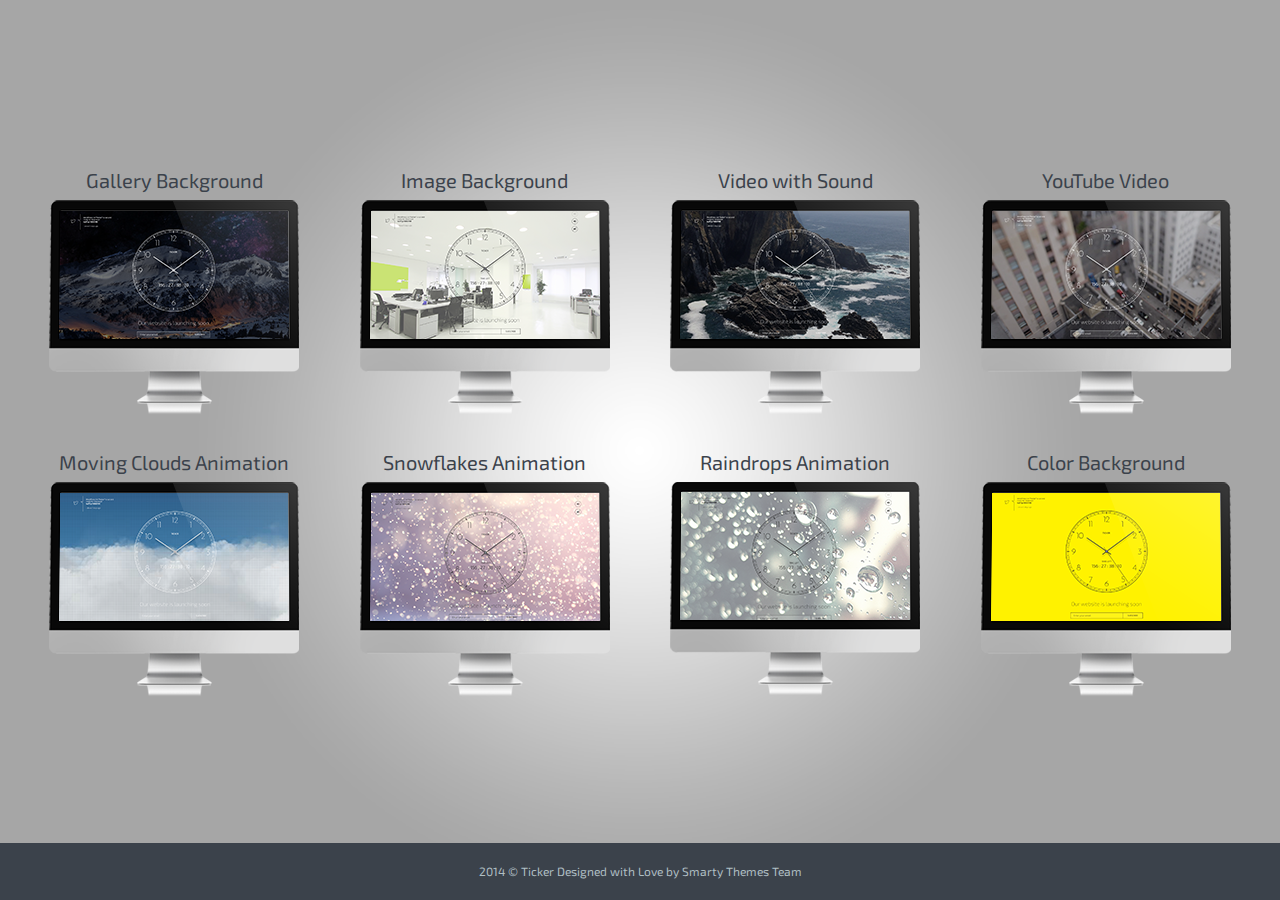
<file: index.html>
<!DOCTYPE html>
<!--[if lt IE 7]>      <html class="no-js lt-ie9 lt-ie8 lt-ie7"> <![endif]-->
<!--[if IE 7]>         <html class="no-js lt-ie9 lt-ie8"> <![endif]-->
<!--[if IE 8]>         <html class="no-js lt-ie9"> <![endif]-->
<!--[if gt IE 8]><!-->
<html class="no-js">
	<!--<![endif]-->
	<head>
		<meta charset="utf-8">
		<meta http-equiv="X-UA-Compatible" content="IE=edge">
		<title>Ticker - Smarty Themes</title>
		<meta name="description" content="">
		<meta name="viewport" content="width=device-width, initial-scale=1">

		<link href="favicon.ico" rel="shortcut icon" type="image/x-icon" />
		<link href='http://fonts.googleapis.com/css?family=Open+Sans:300italic,400italic,600italic,700italic,400,600,700,300' rel='stylesheet' type='text/css'>
		<link href='http://fonts.googleapis.com/css?family=Exo+2:400,100,100italic,200,200italic,300,300italic,400italic,500,500italic,700,700italic,600,600italic' rel='stylesheet' type='text/css'>
		<link href='http://fonts.googleapis.com/css?family=Josefin+Sans:100,300,400,600' rel='stylesheet' type='text/css'>
		<link rel="stylesheet" type="text/css" href="css/normalize.css">
		<link rel="stylesheet" type="text/css" href="css/component.css" />
		<link rel="stylesheet" type="text/css" href="css/bg-slider.css" />
		<link rel="stylesheet" type="text/css" href="clock/css/clock.css">
		<link rel="stylesheet" type="text/css" href="css/main.css">
		<script src="js/vendor/modernizr-2.6.2.min.js"></script>
	</head>
	<body id="change">
		<!--[if lt IE 7]>
		<p class="browsehappy">You are using an <strong>outdated</strong> browser. Please <a href="http://browsehappy.com/">upgrade your browser</a> to improve your experience.</p>
		<![endif]-->

		<section id="demo_thumbs_wrap">
			<ul class="demo_thumbs" id="demo_thumbs">
				<li>
					<a href="index-with-gallery.html">
						<h4>Gallery Background</h4>
						<img src="img/demo/demo_thumb1.png" alt="">
					</a>
				</li>
				<li>
					<a href="index-with-image.html">
						<h4>Image Background</h4>
						<img src="img/demo/demo_thumb5.png" alt="">
					</a>
				</li>
				<li>
					<a href="index-with-video-sound.html">
						<h4>Video with Sound</h4>
						<img src="img/demo/demo_thumb6.png" alt="">
					</a>
				</li>
				<li>
					<a href="index-with-video-youtube.html">
						<h4>YouTube Video</h4>
						<img src="img/demo/demo_thumb2.png" alt="">
					</a>
				</li>
				<li>
					<a href="index-with-cloud.html">
						<h4>Moving Clouds Animation</h4>
						<img src="img/demo/demo_thumb3.png" alt="">
					</a>
				</li>
				<li>
					<a href="index-with-snowflakes.html">
						<h4>Snowflakes Animation</h4>
						<img src="img/demo/demo_thumb7.png" alt="">
					</a>
				</li>
				<li>
					<a href="index-with-raindrops.html">
						<h4>Raindrops Animation</h4>
						<img src="img/demo/demo_thumb8.png" alt="">
					</a>
				</li>
				<li>
					<a href="index-with-single-color.html">
						<h4>Color Background</h4>
						<img src="img/demo/demo_thumb4.png" alt="">
					</a>
				</li>
			</ul>
		</section>
		<footer>
			<div class="copy">2014 © Ticker Designed with Love by Smarty Themes Team</div>
		</footer>

		<script src="js/vendor/jquery-1.11.1.min.js" type="text/javascript" charset="utf-8"></script>
		<script src="js/vendor/classie.js"></script>
		<script src="js/vendor/jquery.easing.1.3.js"></script>
		<script src="js/vendor/jquery.cycle.min.js" type="text/javascript" charset="utf-8"></script>
		<script src="js/plugins.js"></script>
		<script src="js/main.js"></script>

	</body>
</html>
</file>
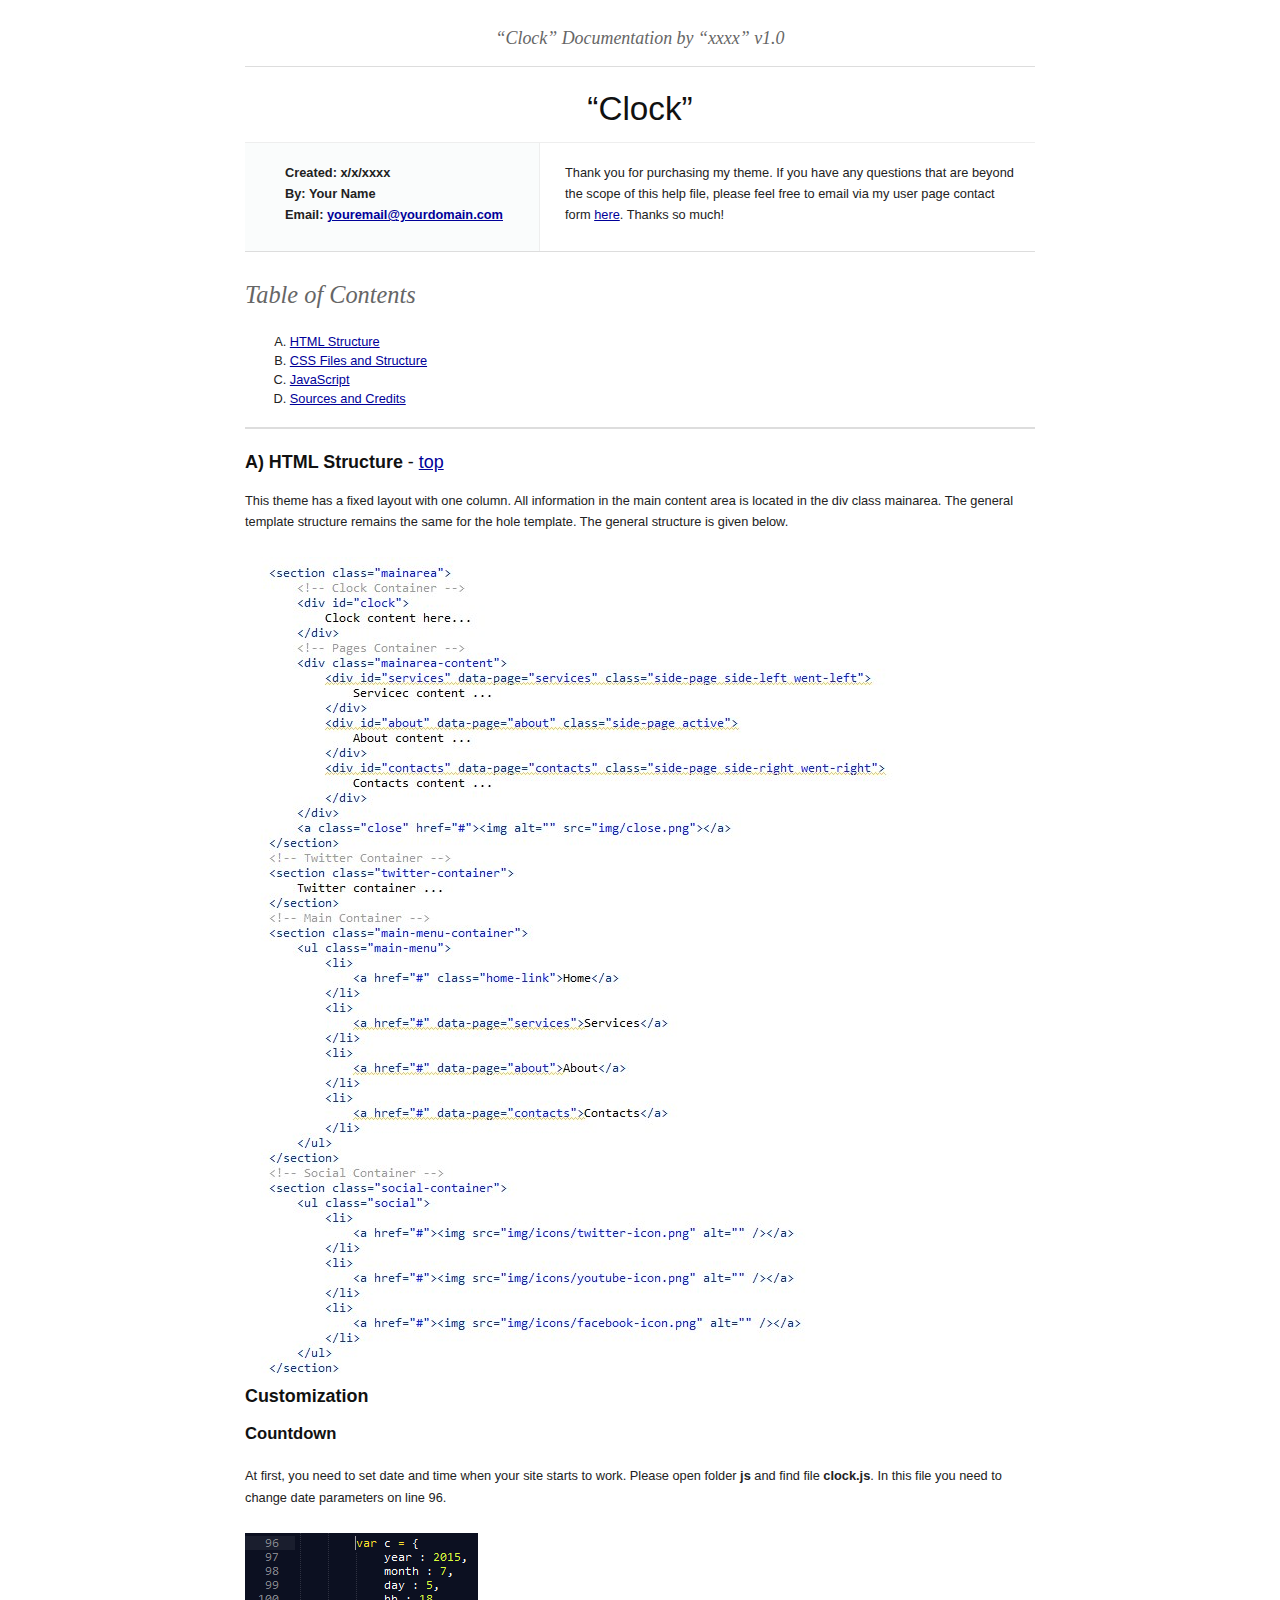
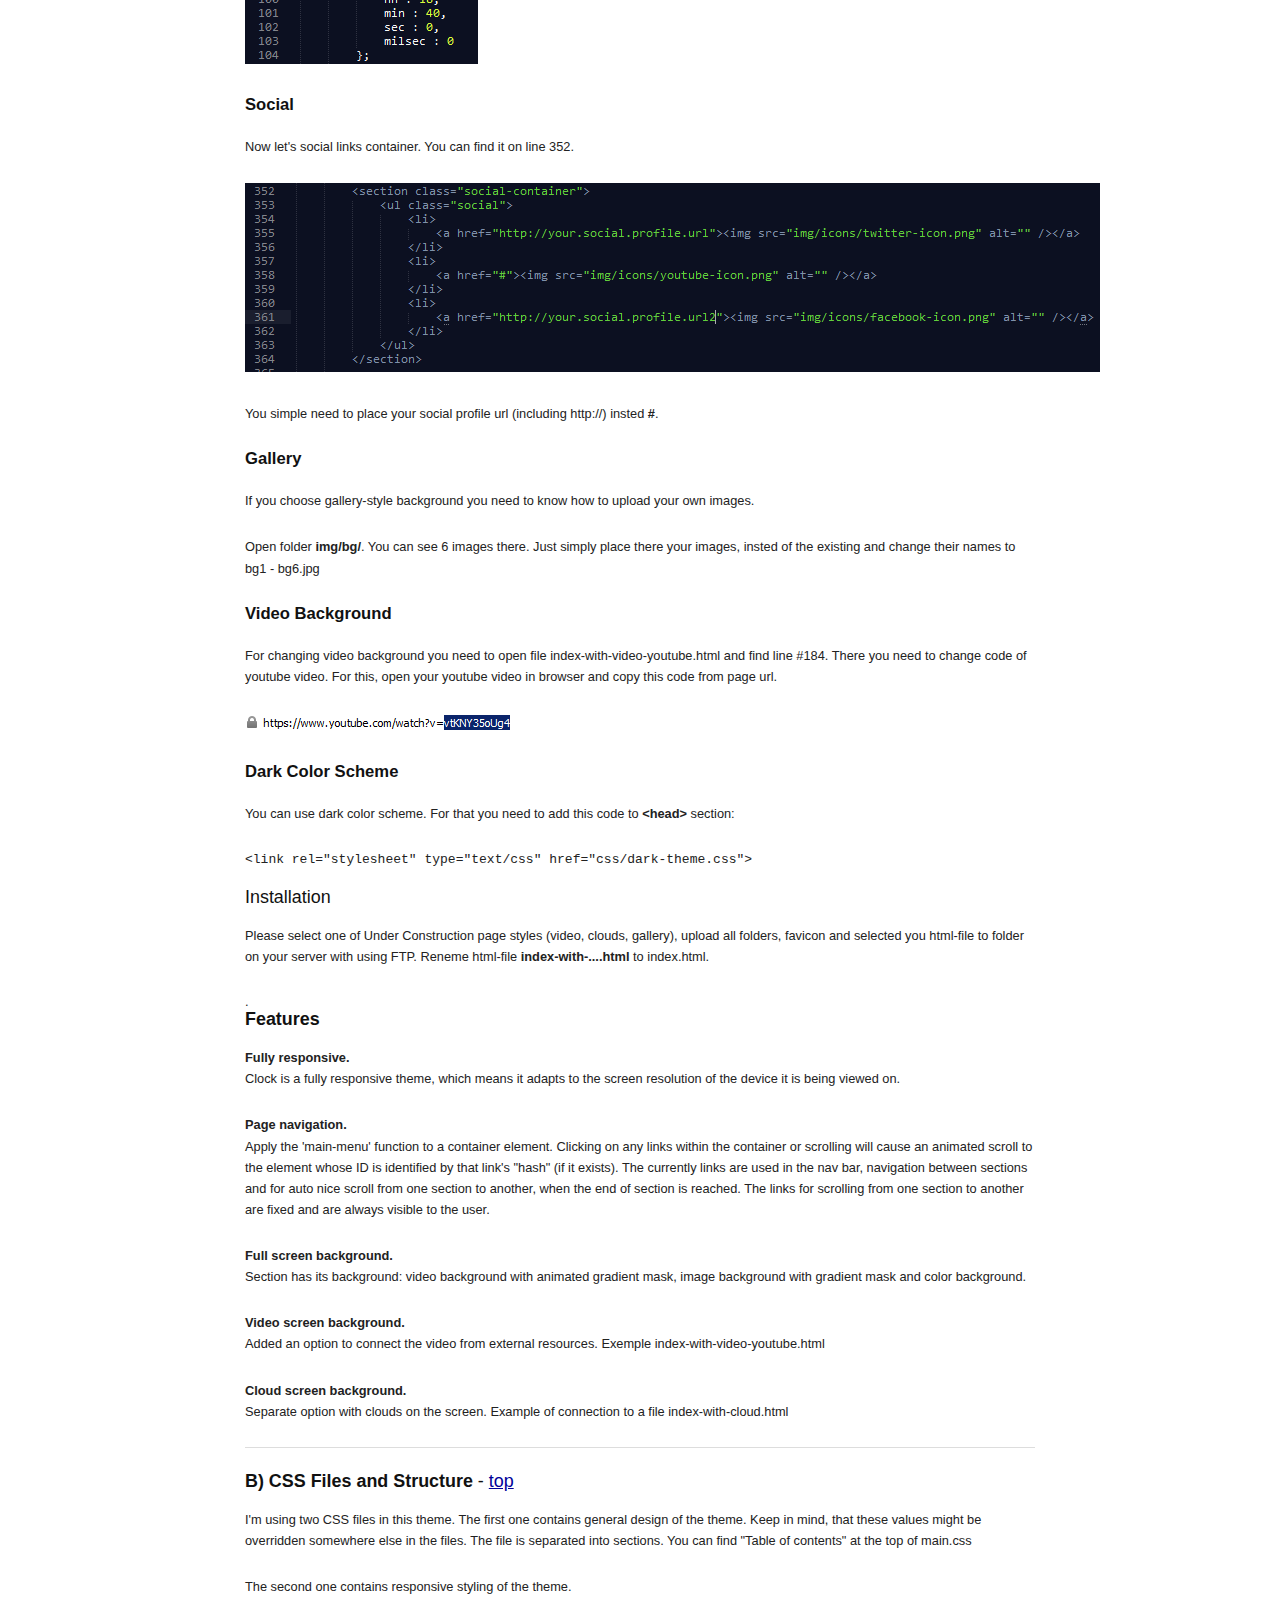
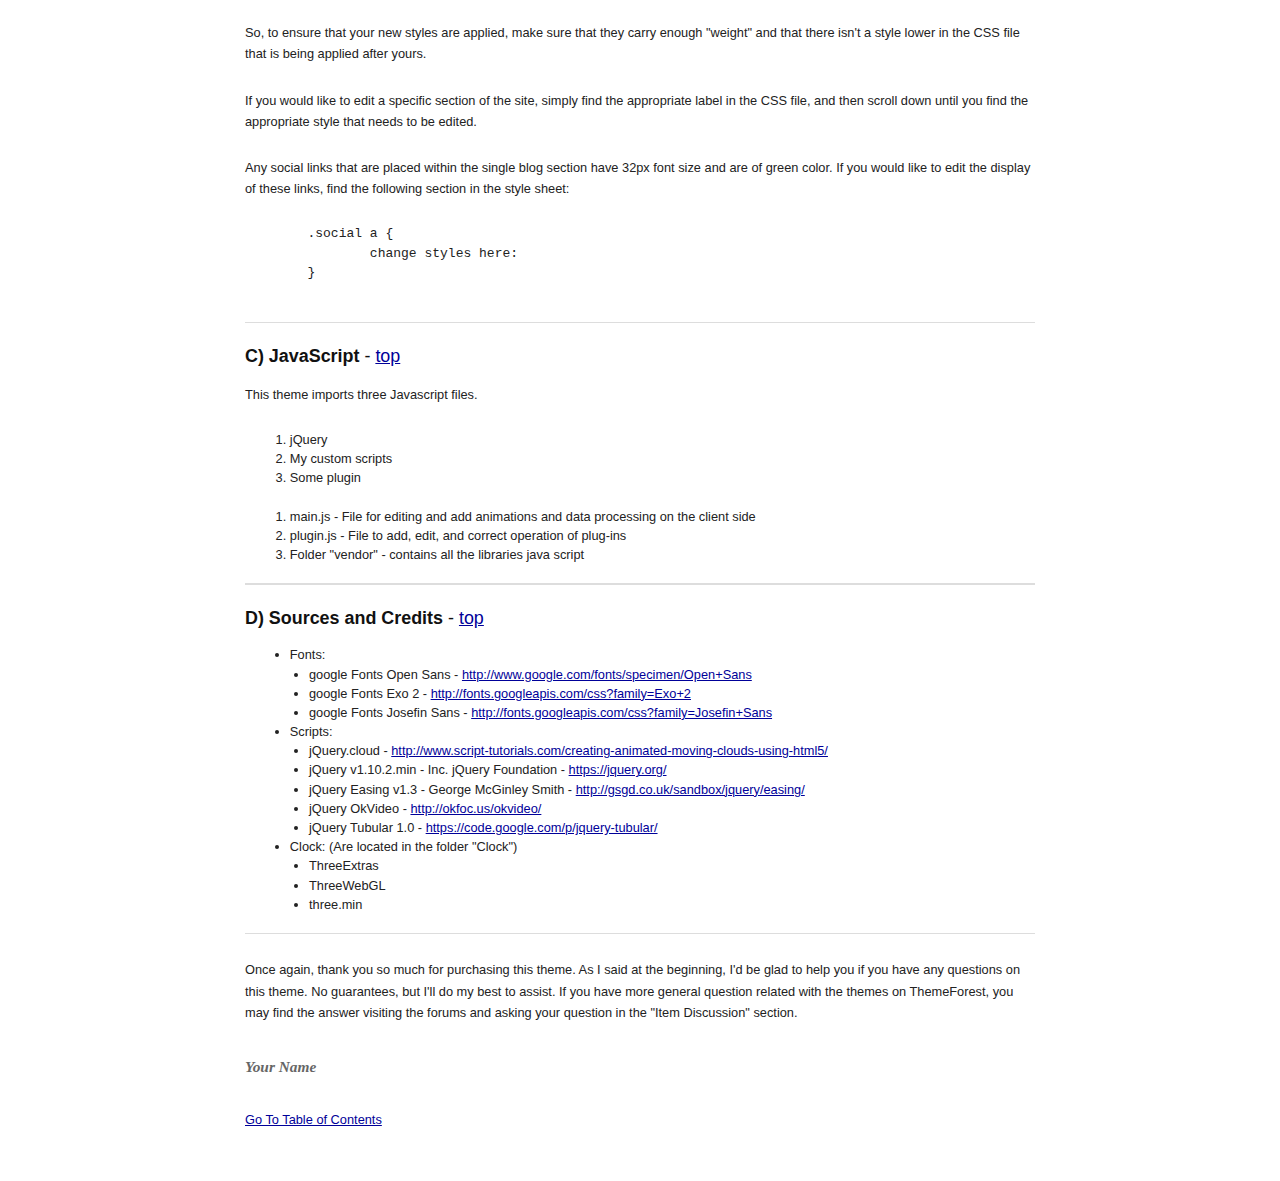
<file: Docs/index.html>
<!DOCTYPE HTML PUBLIC "-//W3C//DTD HTML 4.01//EN" "http://www.w3.org/TR/html4/strict.dtd">
<head lang="en">
    <meta http-equiv="content-type" content="text/html;charset=utf-8">
    <title>Template Documentation Template</title>
    <!-- Framework CSS -->
    <link rel="stylesheet" href="assets/blueprint-css/screen.css" type="text/css" media="screen, projection">
    <link rel="stylesheet" href="assets/blueprint-css/print.css" type="text/css" media="print">
    <!--[if lt IE 8]><link rel="stylesheet" href="assets/blueprint-css/ie.css" type="text/css" media="screen, projection"><![endif]-->
    <link rel="stylesheet" href="assets/blueprint-css/plugins/fancy-type/screen.css" type="text/css" media="screen, projection">
    <style type="text/css" media="screen">
        p, table, hr, .box {
            margin-bottom: 25px;
        }
        .box p {
            margin-bottom: 10px;
        }
    </style>
</head>

<body>
    <div class="container">

        <h3 class="center alt">&ldquo;Clock&rdquo; Documentation by &ldquo;xxxx&rdquo; v1.0</h3>

        <hr>

        <h1 class="center">&ldquo;Clock&rdquo;</h1>

        <div class="borderTop">
            <div class="span-6 colborder info prepend-1">
                <p class="prepend-top">
                    <strong> Created: x/x/xxxx
                        <br>
                        By: Your Name
                        <br>
                        Email: <a href="mailto:youremail@yourdomain.com">youremail@yourdomain.com</a> </strong>
                </p>
            </div><!-- end div .span-6 -->

            <div class="span-12 last">
                <p class="prepend-top append-0">
                    Thank you for purchasing my theme. If you have any questions that are beyond the scope of this help file, please feel free to email via my user page contact form <a href="http://themeforest.net/user/USERNAME">here</a>. Thanks so much!
                </p>
            </div>
        </div><!-- end div .borderTop -->

        <hr>

        <h2 id="toc" class="alt">Table of Contents</h2>
        <ol class="alpha">
            <li>
                <a href="#htmlStructure">HTML Structure</a>
            </li>
            <li>
                <a href="#cssFiles">CSS Files and Structure</a>
            </li>
            <li>
                <a href="#javascript">JavaScript</a>
            </li>
            <li>
                <a href="#credits">Sources and Credits</a>
            </li>
        </ol>

        <hr>

        <h3 id="htmlStructure"><strong>A) HTML Structure</strong> - <a href="#toc">top</a></h3>
        <p>
            This theme has a fixed layout with one column. All information in the main content area is located in the div class mainarea. The general template structure remains the same for the hole template. The general structure is given below. </p>

        <img src="assets/images/htmlstructure.jpg" alt="HTML Structure" />
        
        <h3><strong>Customization</strong></h3>
        
            <h4>Countdown</h4>
            <p>At first, you need to set date and time when your site starts to work. Please open folder <strong>js</strong> and find   file <strong>clock.js</strong>. In this file you need to change date parameters on line 96.</p>
            <p><img src="assets/images/setting_date.png" alt=""></p>
            
            <h4>Social</h4>
            <p>Now let's social links container. You can find it on line 352.</p>
            <p><img src="assets/images/social.png" alt=""></p>
            <p>You simple need to place your social profile url (including http://) insted <strong>#</strong>.</p>
            
            <h4>Gallery</h4>
            <p>If you choose gallery-style background you need to know how to upload your own images.</p>
            <p>Open folder <strong>img/bg/</strong>. You can see 6 images there. Just simply place there your images, insted of the existing and change their names to bg1 - bg6.jpg</p>
            
            <h4>Video Background</h4>
            <p>For changing video background you need to open file <stong>index-with-video-youtube.html</stong> and find line #184. There you need to change code of youtube video. For this, open your youtube video in browser and copy this code from page url.</p>
            <p><img src="assets/images/video.png" alt=""></p>
            
            <h4>Dark Color Scheme</h4>
            <p>You can use dark color scheme. For that you need to add this code to <strong>&lt;head&gt;</strong> section:</p>
            <code>
&lt;link rel="stylesheet" type="text/css" href="css/dark-theme.css"&gt;
            </code>
        
        <br><br>
    
        <h3>Installation</h3>
        <p>Please select one of Under Construction page styles (video, clouds, gallery), upload all folders, favicon and selected you html-file to folder on your server with using FTP. Reneme html-file <strong>index-with-....html</strong> to index.html. </strong></p>.
        
        <h3 id="htmlStructure"><strong>Features</strong></h3>
        <p>
            <strong>Fully responsive.</strong><br>
            Clock is a fully responsive theme, which means it adapts to the screen resolution of the device it is being viewed on.
        </p>
        <p>
            <strong>Page navigation.</strong><br>
            Apply the 'main-menu' function to a container element. 
            Clicking on any links within the container or scrolling will cause an animated scroll to the element whose ID is identified by that link's "hash" (if it exists). 
            The currently links are used in the nav bar, navigation between sections and for auto nice scroll from one section to another, 
            when the end of section is reached. 
            The links for scrolling from one section to another are fixed and are always visible to the user.
        </p>
        <p>
            <strong>Full screen background.</strong><br>
            Section has its background: video background with animated gradient mask, image background with gradient mask and color background. 
        </p>
        <p>
            <strong>Video screen background.</strong><br>
            Added an option to connect the video from external resources. Exemple index-with-video-youtube.html
        </p>
        <p>
            <strong>Cloud screen background.</strong><br>
            Separate option with clouds on the screen. Example of connection to a file index-with-cloud.html
        </p>
        <hr>
        <!-- - - - - - - -->

        <h3 id="cssFiles"><strong>B) CSS Files and Structure</strong> - <a href="#toc">top</a></h3>

        <p>
            I'm using two CSS files in this theme. The first one contains general design of the theme.
            Keep in mind, that these values might be overridden somewhere else in the files. The file is separated into sections. You can find "Table of contents" at the top of main.css </p>
        
        <p>
            The second one contains responsive styling of the theme.
        </p>
        <p>
            So, to ensure that your new styles are applied, make sure that they carry enough "weight" and that there isn't a style lower in the CSS file that is being applied after yours. </p>



        <p>
            If you would like to edit a specific section of the site, simply find the appropriate label in the CSS file, and then scroll down until you find the appropriate style that needs to be edited.</p>

        <p>
            Any social links that are placed within the single blog section have 32px font size and are of green color. If you would like to edit the display of these links, find the following section in the style sheet:</p>
        <pre>	.social a {
		change styles here:
	}
        </pre>

        <hr>

        <h3 id="javascript"><strong>C) JavaScript</strong> - <a href="#toc">top</a></h3>

        <p>
            This theme imports three Javascript files.
        </p>

        <ol>
            <li>
                jQuery
            </li>
            <li>
                My custom scripts
            </li>
            <li>
                Some plugin
            </li>
        </ol>
        
         <ol>
            <li>
                main.js - File for editing and add animations and data processing on the client side
            </li>
            <li>
            	plugin.js - File to add, edit, and correct operation of plug-ins
            </li>
			<li>
				Folder "vendor" - contains all the libraries java script
			</li>
		</ol>

        <hr>

        <h3 id="credits"><strong>D) Sources and Credits</strong> - <a href="#toc">top</a></h3>

        <ul>
            <li>Fonts:
                <ul>
                    <li>
                        google Fonts Open Sans - <a href="http://www.google.com/fonts/specimen/Open+Sans">http://www.google.com/fonts/specimen/Open+Sans</a>
                    </li>
                    <li>
                        google Fonts Exo 2 - <a href="http://fonts.googleapis.com/css?family=Exo+2">http://fonts.googleapis.com/css?family=Exo+2</a>
                    </li>
                    <li>
                        google Fonts Josefin Sans - <a href="http://fonts.googleapis.com/css?family=Josefin+Sans">http://fonts.googleapis.com/css?family=Josefin+Sans</a>
                    </li>
                </ul>
            </li>        
            <li>Scripts:
                <ul>
                    <li>
                        jQuery.cloud - <a href="http://www.script-tutorials.com/creating-animated-moving-clouds-using-html5/">http://www.script-tutorials.com/creating-animated-moving-clouds-using-html5/</a>
                    </li>
                    <li>
                        jQuery v1.10.2.min - Inc. jQuery Foundation - <a href="https://jquery.org/">https://jquery.org/</a>
                    </li>
                    <li>
                        jQuery Easing v1.3 - George McGinley Smith - <a href="http://gsgd.co.uk/sandbox/jquery/easing/">http://gsgd.co.uk/sandbox/jquery/easing/</a>
                    </li>
                    <li>
                    	jQuery OkVideo  - <a href="http://okfoc.us/okvideo/">http://okfoc.us/okvideo/</a>
                    </li>
                    <li>
                    	jQuery Tubular 1.0  - <a href="https://code.google.com/p/jquery-tubular/">https://code.google.com/p/jquery-tubular/</a>
                    </li>
                </ul>
            </li>   
            <li>Clock: (Are located in the folder "Clock")
            	<ul>
            		<li>
            			ThreeExtras
            		</li>
            		<li>
            			ThreeWebGL
            		</li>
            		<li>
            			three.min
            		</li>
            	</ul>
            </li>         
        </ul>

        <hr>

        <p>
            Once again, thank you so much for purchasing this theme. As I said at the beginning, I'd be glad to help you if you have any questions on this theme.
            No guarantees, but I'll do my best to assist. 
            If you have more general question related with the themes on ThemeForest, you may find the answer visiting the forums and asking your question in the "Item Discussion" section.

        </p>

        <p class="append-bottom alt large">
            <strong>Your Name</strong>
        </p>
        <p>
            <a href="#toc">Go To Table of Contents</a>
        </p>

        <hr class="space">
    </div><!-- end div .container -->
</body>
</html>
</file>
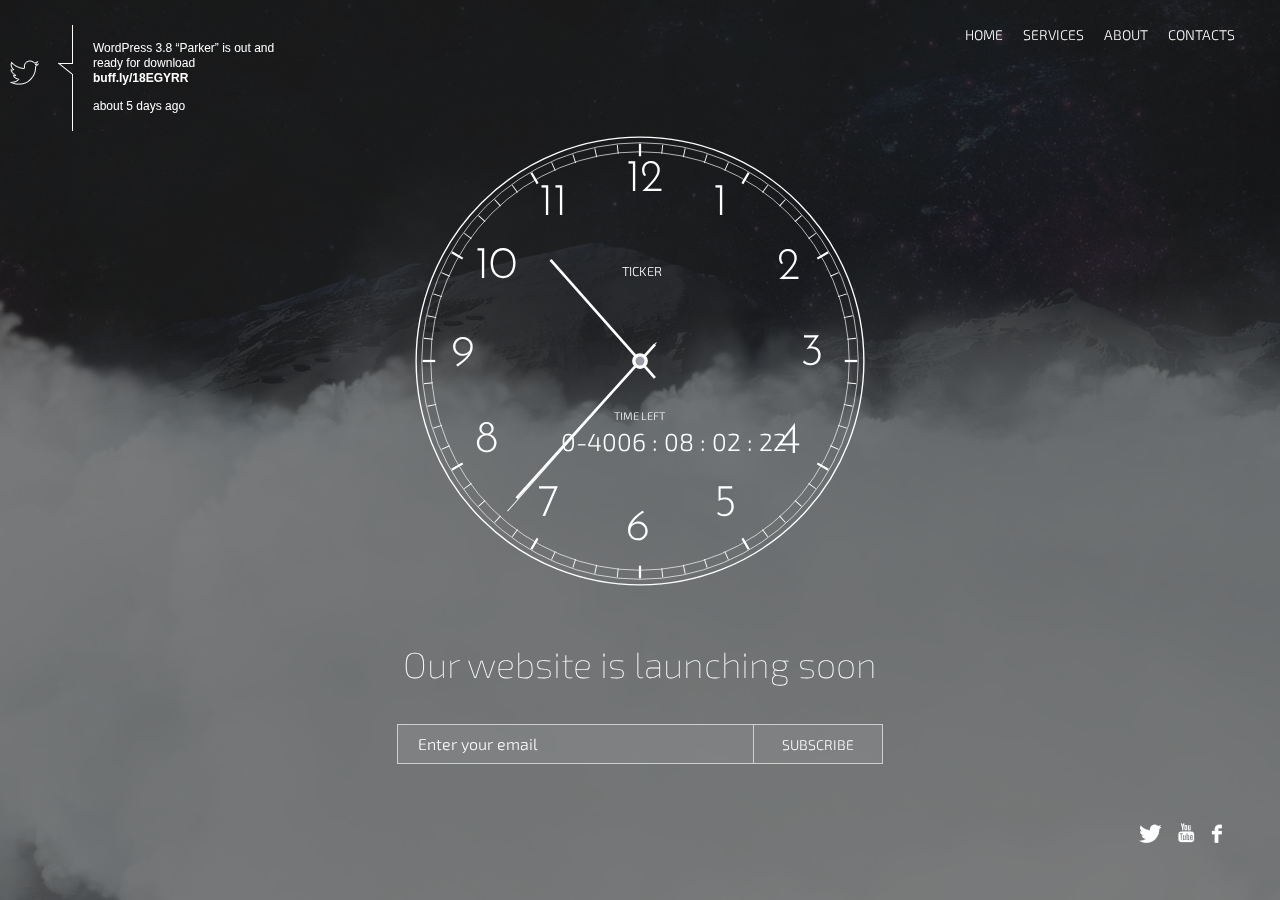
<file: index-with-cloud.html>
<!DOCTYPE html>
<!--[if lt IE 7]>      <html class="no-js lt-ie9 lt-ie8 lt-ie7"> <![endif]-->
<!--[if IE 7]>         <html class="no-js lt-ie9 lt-ie8"> <![endif]-->
<!--[if IE 8]>         <html class="no-js lt-ie9"> <![endif]-->
<!--[if gt IE 8]><!-->
<html class="no-js">
	<!--<![endif]-->
	<head>
		<meta charset="utf-8">
		<meta http-equiv="X-UA-Compatible" content="IE=edge">
		<title>Moving Clouds Backround</title>
		<meta name="description" content="">
		<meta name="viewport" content="width=device-width, initial-scale=1">

		<link href="favicon.ico" rel="shortcut icon" type="image/x-icon" />
		<link href='http://fonts.googleapis.com/css?family=Open+Sans:300italic,400italic,600italic,700italic,400,600,700,300' rel='stylesheet' type='text/css'>
		<link href='http://fonts.googleapis.com/css?family=Exo+2:400,100,100italic,200,200italic,300,300italic,400italic,500,500italic,700,700italic,600,600italic' rel='stylesheet' type='text/css'>
		<link href='http://fonts.googleapis.com/css?family=Josefin+Sans:100,300,400,600' rel='stylesheet' type='text/css'>
		<link rel="stylesheet" type="text/css" href="css/normalize.css">
		<link rel="stylesheet" type="text/css" href="css/component.css" />
		<link rel="stylesheet" type="text/css" href="css/bg-slider.css" />
		<link rel="stylesheet" type="text/css" href="clock/css/clock.css">
		<link rel="stylesheet" type="text/css" href="css/main.css">
		<link rel="stylesheet" type="text/css" href="css/responsive.css">
		<script src="js/vendor/modernizr-2.6.2.min.js"></script>
	</head>
	<body>
		<!--[if lt IE 7]>
		<p class="browsehappy">You are using an <strong>outdated</strong> browser. Please <a href="http://browsehappy.com/">upgrade your browser</a> to improve your experience.</p>
		<![endif]-->

		<script type="text/javascript">
			var _gaq = _gaq || [];
			_gaq.push(['_setAccount', 'UA-86951-7']);
			_gaq.push(['_trackPageview']);

			(function() {
				var ga = document.createElement('script');
				ga.type = 'text/javascript';
				ga.async = true;
				ga.src = ('https:' == document.location.protocol ? 'https://ssl' : 'http://www') + '.google-analytics.com/ga.js';
				(document.getElementsByTagName('head')[0] || document.getElementsByTagName('body')[0]).appendChild(ga);
			})();
		</script>

		<script type="text/javascript" src="js/vendor/three.min.js"></script>
		<script type="text/javascript" src="js/vendor/detector.js"></script>

		<script id="vs" type="x-shader/x-vertex">

			varying vec2 vUv;

			void main() {

			vUv = uv;
			gl_Position = projectionMatrix * modelViewMatrix * vec4( position, 1.0 );

			}

		</script>

		<script id="fs" type="x-shader/x-fragment">

			uniform sampler2D map;

			uniform vec3 fogColor;
			uniform float fogNear;
			uniform float fogFar;

			varying vec2 vUv;

			void main() {

			float depth = gl_FragCoord.z / gl_FragCoord.w;
			float fogFactor = smoothstep( fogNear, fogFar, depth );

			gl_FragColor = texture2D( map, vUv );
			gl_FragColor.w *= pow( gl_FragCoord.z, 20.0 );
			gl_FragColor = mix( gl_FragColor, vec4( fogColor, gl_FragColor.w ), fogFactor );

			}

		</script>

		<script type="text/javascript">
			if (!Detector.webgl)
				Detector.addGetWebGLMessage();

			var container;
			var camera, scene, renderer;
			var mesh, geometry, material;

			var mouseX = 0, mouseY = 0;
			var start_time = Date.now();

			var windowHalfX = window.innerWidth / 2;
			var windowHalfY = window.innerHeight / 2;

			init();

			function init() {

				container = document.createElement('div');
				container.className = "cloud";
				document.body.appendChild(container);

				// Bg gradient

				var canvas = document.createElement('canvas');
				canvas.width = 32;
				canvas.height = window.innerHeight;

				var context = canvas.getContext('2d');

				var gradient = context.createLinearGradient(0, 0, 0, canvas.height);
				gradient.addColorStop(0, "#1e4877");
				gradient.addColorStop(0.5, "#4584b4");

				context.fillStyle = gradient;
				context.fillRect(0, 0, canvas.width, canvas.height);

				//

				camera = new THREE.PerspectiveCamera(30, window.innerWidth / window.innerHeight, 1, 3000);
				camera.position.z = 6000;

				scene = new THREE.Scene();

				geometry = new THREE.Geometry();

				var texture = THREE.ImageUtils.loadTexture('img/cloud.png', null, animate);
				texture.magFilter = THREE.LinearMipMapLinearFilter;
				texture.minFilter = THREE.LinearMipMapLinearFilter;

				var fog = new THREE.Fog(0x4584b4, -100, 3000);

				material = new THREE.ShaderMaterial({

					uniforms : {

						"map" : {
							type : "t",
							value : texture
						},
						"fogColor" : {
							type : "c",
							value : fog.color
						},
						"fogNear" : {
							type : "f",
							value : fog.near
						},
						"fogFar" : {
							type : "f",
							value : fog.far
						},

					},
					vertexShader : document.getElementById('vs').textContent,
					fragmentShader : document.getElementById('fs').textContent,
					depthWrite : false,
					depthTest : false,
					transparent : true

				});

				var plane = new THREE.Mesh(new THREE.PlaneGeometry(64, 64));

				for (var i = 0; i < 8000; i++) {

					plane.position.x = Math.random() * 1000 - 500;
					plane.position.y = -Math.random() * Math.random() * 200 - 15;
					plane.position.z = i;
					plane.rotation.z = Math.random() * Math.PI;
					plane.scale.x = plane.scale.y = Math.random() * Math.random() * 1.5 + 0.5;

					THREE.GeometryUtils.merge(geometry, plane);

				}

				mesh = new THREE.Mesh(geometry, material);
				scene.add(mesh);

				mesh = new THREE.Mesh(geometry, material);
				mesh.position.z = -8000;
				scene.add(mesh);

				renderer = new THREE.WebGLRenderer({
					antialias : false
				});
				renderer.setSize(window.innerWidth, window.innerHeight);
				container.appendChild(renderer.domElement);

			//	document.addEventListener('mousemove', onDocumentMouseMove, false);
				window.addEventListener('resize', onWindowResize, false);

			}

			function onDocumentMouseMove(event) {

				mouseX = (event.clientX - windowHalfX ) * 0.25;
				mouseY = (event.clientY - windowHalfY ) * 0.15;

			}

			function onWindowResize(event) {

				camera.aspect = window.innerWidth / window.innerHeight;
				camera.updateProjectionMatrix();

				renderer.setSize(window.innerWidth, window.innerHeight);

			}

			function animate() {

				requestAnimationFrame(animate);

				position = ((Date.now() - start_time ) * 0.03 ) % 8000;

				camera.position.x += (mouseX - camera.position.x ) * 0.01;
				camera.position.y += (-mouseY - camera.position.y ) * 0.01;
				camera.position.z = -position + 8000;

				renderer.render(scene, camera);

			}

		</script>

		<section class="main-menu-container">
			<div class="show_toggle"><a href="#"></a></div>
			<ul class="main-menu">
				<li>
					<a href="#" class="home-link">Home</a>
				</li>
				<li>
					<a href="#" data-page="services">Services</a>
				</li>
				<li>
					<a href="#" data-page="about">About</a>
				</li>
				<li>
					<a href="#" data-page="contacts">Contacts</a>
				</li>
			</ul>
		</section>
		<section class="twitter-container">
			<div class="twitter">
				<ul class="tweet_list" id="tweet_list">
					<li class="tweet_first tweet_odd">
						<span class="tweet_text">WordPress 3.8 “Parker” is out and
							<br>
							ready for download <a href="#">buff.ly/18EGYRR</a></span><span class="tweet_time"><a href="#" title="view tweet on twitter">about 5 days ago</a></span>
					</li>
					<li class="tweet_even">
						<span class="tweet_text"><span class="at">@</span><a href="http://twitter.com/BeyondLocal_">BeyondLocal_</a> <span class="at">@</span><a href="http://twitter.com/bespokeav">bespokeav</a> Thanks :)</span><span class="tweet_time"><a href="http://twitter.com/pixelthrone/status/466325405507387392" title="view tweet on twitter">about 15 days ago</a></span>
					</li>
					<li class="tweet_odd">
						<span class="tweet_text"><span class="at">@</span><a href="http://twitter.com/geeks_in_motion">geeks_in_motion</a> ,hi for a better support please visit our online forum.I have a great team able to help you. → <a href="http://goo.gl/fghIzb">goo.gl/fghIzb</a></span><span class="tweet_time"><a href="http://twitter.com/pixelthrone/status/466280221889409024" title="view tweet on twitter">about 15 days ago</a></span>
					</li>
				</ul>
			</div>
		</section>
		<section class="mainarea">
			<div id="clock" class="active">
				<div class="clock-container">
					<div id="time-container-wrap">
						<div id="time-container">
							<div class="numbers-container"></div>
							<span id="ticker" class="clock-label">TICKER</span>
							<span id="timelable" class="clock-label">TIME LEFT</span>
							<span id="timeleft" class="clock-label">COUNTDOWN</span>
							<figure id="canvas"></figure>
						</div>
					</div>
				</div>
				<h3>Our website is launching soon</h3>
				<form action="#" class="subscribe" id="subscribe">
					<input type="email" placeholder="Enter your email" class="email form_item requiredField" name="subscribe_email" />
					<input type="submit" class='form_submit' value="subscribe" />
					<div id="form_results"></div>
				</form>
			</div>
			<div class="mainarea-content">
				<div id="services" data-page="services" class="side-page side-left went-left">
					<div class="container">
						<h2 class="title">What we do</h2>
						<ul class="services">
							<li>
								<img src="img/icons/promotion-icon.png" alt="" />
								<p>
									Promotion
								</p>
							</li>
							<li>
								<img src="img/icons/web-desing-icon.png" alt="" />
								<p>
									Web Design
								</p>
							</li>
							<li>
								<img src="img/icons/photography-icon.png" alt="" />
								<p>
									Photography
								</p>
							</li>
						</ul>
						<p>
							Lorem ipsum dolor sit amet, consectetur adipisicing elit, sed do eiusmod tempor incididunt ut labore et dolore magna aliqua. Ut enim ad minim veniam, quis nostrud exercitation ullamco laboris nisi ut aliquip ex ea commodo consequat.
						</p>
						<p>
							Duis aute irure dolor in reprehenderit in voluptate velit esse cillum dolore eu fugiat nulla pariatur. <a href="#">Excepteur sint occaecat</a> cupidatat non proident, sunt in culpa qui officia deserunt mollit anim id est laborum. Sed ut perspiciatis unde omnis iste natus error sit voluptatem accusantium doloremque laudantium, totam rem aperiam, eaque ipsa quae ab illo inventore veritatis et quasi architecto beatae.
						</p>
					</div>
				</div>
				<div id="about" data-page="about" class="side-page active">
					<div class="container">
						<h2 class="title">Who we are</h2>
						<p>
							Lorem ipsum dolor sit amet, consectetur adipiscing elit. Nulla eget nibh at libero fringilla adipiscing nec ut leo. Etiam nec purus arcu. Morbi sollicitudin at risus id malesuada. Vestibulum ante ipsum primis in faucibus orci luctus et ultrices posuere cubilia Curae; Etiam sed tincidunt arcu. Donec molestie ante sapien, sed molestie est euismod eget. Maecenas ac metus accumsan, scelerisque massa sed, porta est. Aliquam ut mollis mi. Cras id vulputate purus, ac sollicitudin ante.
						</p>
						<p>
							Integer condimentum eu lectus quis semper. Sed id metus magna. Morbi ultrices magna id euismod hendrerit. Pellentesque nec mattis odio, vitae laoreet metus. Sed eget sollicitudin est, vitae accumsan nisi. Fusce consequat imperdiet venenatis. Integer mollis hendrerit facilisis. Praesent vel mattis enim. Integer fringilla et urna vitae rutrum.
						</p>
					</div>
				</div>
				<div id="contacts" data-page="contacts" class="side-page side-right went-right">
					<div class="container">
						<h2 class="title">Get in touch</h2>
						<p>
							Lexington Avenue · New York, NY
							<br>
							P: (123) - 456 789 · email@domain.com
						</p>
						<form id='contacts_form' action="#" class="contact-list">
							<div class="field-row">
								<input class="form_item" type="text" id="name" name="name" placeholder="Name" />
							</div>
							<div class="field-row">
								<input class="form_item" type="email" id="email" name="email" placeholder="E-mail" />
							</div>
							<div class="field-row">
								<input class="form_item" type="text" id="message" name="message" placeholder="Message" />
							</div>
							<div class="field-row">
								<input type="submit" class="form_submit" value="Send Message" />
							</div>
							<div id="contact_results"></div>
						</form>
					</div>
				</div>
			</div>
			<a class="close" href="#"><img alt="" src="img/close.png"></a>
		</section>
		<section class="social-container">
			<ul class="social">
				<li>
					<a href="#"><img src="img/icons/twitter-icon.png" alt="" /></a>
				</li>
				<li>
					<a href="#"><img src="img/icons/youtube-icon.png" alt="" /></a>
				</li>
				<li>
					<a href="#"><img src="img/icons/facebook-icon.png" alt="" /></a>
				</li>
			</ul>
		</section>

		<script src="js/vendor/jquery-1.11.1.min.js" type="text/javascript" charset="utf-8"></script>
		<script src="js/vendor/classie.js" type="text/javascript" charset="utf-8"></script>
		<script src="js/vendor/jquery.easing.1.3.js" type="text/javascript" charset="utf-8"></script>
		<script src="js/vendor/jquery.tubular.1.0.js" type="text/javascript" charset="utf-8"></script>
		<script src="js/vendor/jquery.cycle.min.js" type="text/javascript" charset="utf-8"></script>
		<script src="js/plugins.js" type="text/javascript" charset="utf-8"></script>
		<script src="js/main.js" type="text/javascript" charset="utf-8"></script>

		<script src="clock/js/svg.min.js" type="text/javascript" charset="utf-8"></script>
		<script src="clock/js/svg.easing.min.js" type="text/javascript" charset="utf-8"></script>
		<script src="clock/js/svg.clock.min.js" type="text/javascript" charset="utf-8"></script>
		<script src="clock/js/jquery.timers.min.js" type="text/javascript" charset="utf-8"></script>
		<script src="clock/js/clock.js" type="text/javascript" charset="utf-8"></script>
	</body>
</html>
</file>
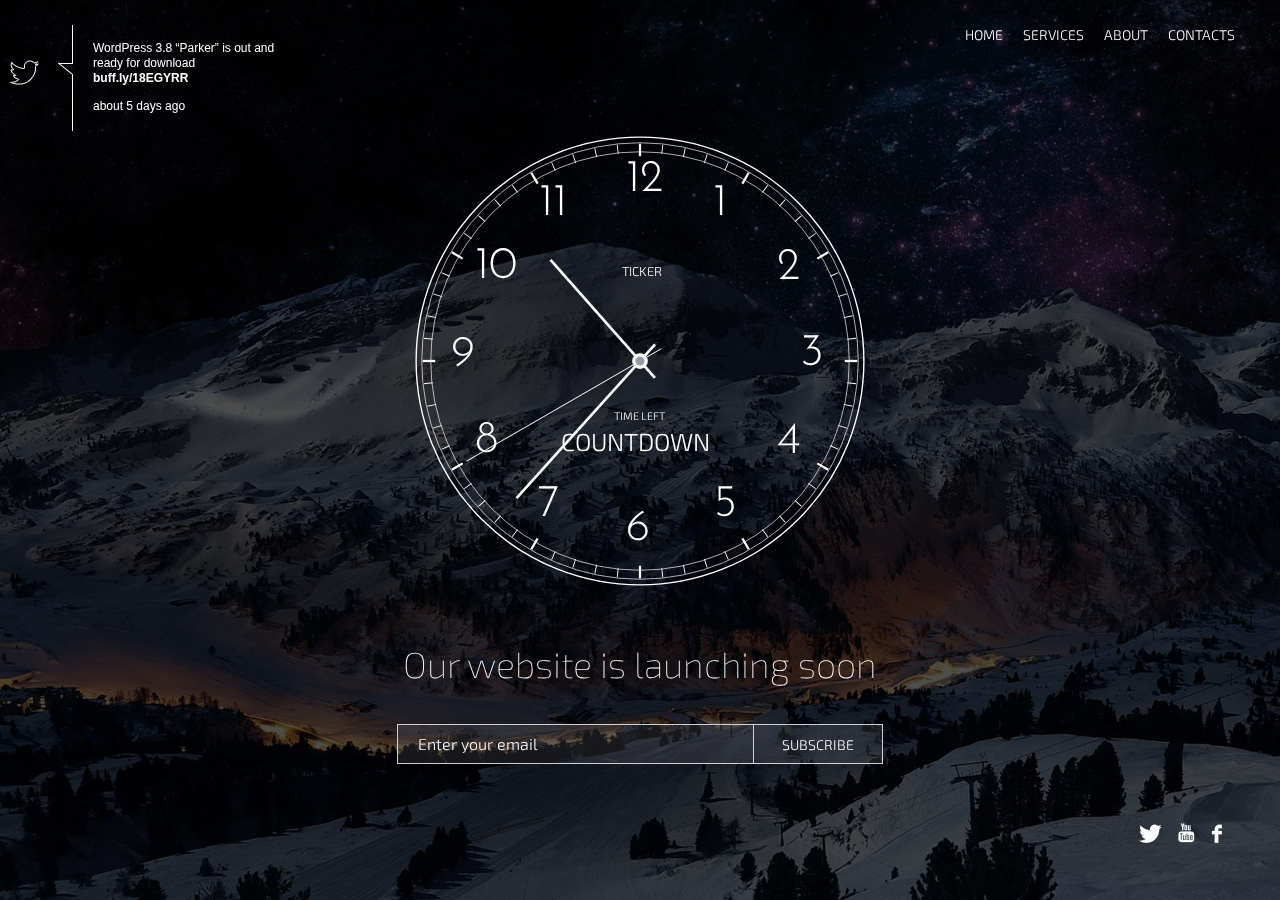
<file: index-with-gallery.html>
<!DOCTYPE html>
<!--[if lt IE 7]>      <html class="no-js lt-ie9 lt-ie8 lt-ie7"> <![endif]-->
<!--[if IE 7]>         <html class="no-js lt-ie9 lt-ie8"> <![endif]-->
<!--[if IE 8]>         <html class="no-js lt-ie9"> <![endif]-->
<!--[if gt IE 8]><!-->
<html class="no-js">
	<!--<![endif]-->
	<head>
		<meta charset="utf-8">
		<meta http-equiv="X-UA-Compatible" content="IE=edge">
		<title>Full Screen Galery Backround</title>
		<meta name="description" content="">
		<meta name="viewport" content="width=device-width, initial-scale=1">

		<link href="favicon.ico" rel="shortcut icon" type="image/x-icon" />
		<link href='http://fonts.googleapis.com/css?family=Open+Sans:300italic,400italic,600italic,700italic,400,600,700,300' rel='stylesheet' type='text/css'>
		<link href='http://fonts.googleapis.com/css?family=Exo+2:400,100,100italic,200,200italic,300,300italic,400italic,500,500italic,700,700italic,600,600italic' rel='stylesheet' type='text/css'>
		<link href='http://fonts.googleapis.com/css?family=Josefin+Sans:100,300,400,600' rel='stylesheet' type='text/css'>
		<link rel="stylesheet" type="text/css" href="css/normalize.css">
		<link rel="stylesheet" type="text/css" href="css/component.css" />
		<link rel="stylesheet" type="text/css" href="css/bg-slider.css" />
		<link rel="stylesheet" type="text/css" href="clock/css/clock.css">
		<link rel="stylesheet" type="text/css" href="css/main.css">
		<link rel="stylesheet" type="text/css" href="css/responsive.css">
		<script src="js/vendor/modernizr-2.6.2.min.js"></script>
	</head>
	<body>
		<!--[if lt IE 7]>
		<p class="browsehappy">You are using an <strong>outdated</strong> browser. Please <a href="http://browsehappy.com/">upgrade your browser</a> to improve your experience.</p>
		<![endif]-->

		<ul class="cb-slideshow">
			<li>
				<span>Image 01</span>
			</li>
			<li>
				<span>Image 02</span>
			</li>
			<li>
				<span>Image 03</span>
			</li>
			<li>
				<span>Image 04</span>
			</li>
			<li>
				<span>Image 05</span>
			</li>
			<li>
				<span>Image 06</span>
			</li>
		</ul>

		<section class="main-menu-container">
			<div class="show_toggle"><a href="#"></a></div>
			<ul class="main-menu">
				<li>
					<a href="#" class="home-link">Home</a>
				</li>
				<li>
					<a href="#" data-page="services">Services</a>
				</li>
				<li>
					<a href="#" data-page="about">About</a>
				</li>
				<li>
					<a href="#" data-page="contacts">Contacts</a>
				</li>
			</ul>
		</section>
		<section class="twitter-container">
			<div class="twitter">
				<ul class="tweet_list" id="tweet_list">
					<li class="tweet_first tweet_odd">
						<span class="tweet_text">WordPress 3.8 “Parker” is out and
							<br>
							ready for download <a href="#">buff.ly/18EGYRR</a></span><span class="tweet_time"><a href="#" title="view tweet on twitter">about 5 days ago</a></span>
					</li>
					<li class="tweet_even">
						<span class="tweet_text"><span class="at">@</span><a href="http://twitter.com/BeyondLocal_">BeyondLocal_</a> <span class="at">@</span><a href="http://twitter.com/bespokeav">bespokeav</a> Thanks :)</span><span class="tweet_time"><a href="http://twitter.com/pixelthrone/status/466325405507387392" title="view tweet on twitter">about 15 days ago</a></span>
					</li>
					<li class="tweet_odd">
						<span class="tweet_text"><span class="at">@</span><a href="http://twitter.com/geeks_in_motion">geeks_in_motion</a> ,hi for a better support please visit our online forum.I have a great team able to help you. → <a href="http://goo.gl/fghIzb">goo.gl/fghIzb</a></span><span class="tweet_time"><a href="http://twitter.com/pixelthrone/status/466280221889409024" title="view tweet on twitter">about 15 days ago</a></span>
					</li>
				</ul>
			</div>
		</section>
		<section class="mainarea">
			<div id="clock" class="active">
				<div class="clock-container">
					<div id="time-container-wrap">
						<div id="time-container">
							<div class="numbers-container"></div>
							<span id="ticker" class="clock-label">TICKER</span>
							<span id="timelable" class="clock-label">TIME LEFT</span>
							<span id="timeleft" class="clock-label">COUNTDOWN</span>
							<figure id="canvas"></figure>
						</div>
					</div>
				</div>
				<h3>Our website is launching soon</h3>
				<form action="#" class="subscribe" id="subscribe">
					<input type="email" placeholder="Enter your email" class="email form_item requiredField" name="subscribe_email" />
					<input type="submit" class='form_submit' value="subscribe" />
					<div id="form_results"></div>
				</form>
			</div>
			<div class="mainarea-content">
				<div id="services" data-page="services" class="side-page side-left went-left">
					<div class="container">
						<h2 class="title">What we do</h2>
						<ul class="services">
							<li>
								<img src="img/icons/promotion-icon.png" alt="" />
								<p>
									Promotion
								</p>
							</li>
							<li>
								<img src="img/icons/web-desing-icon.png" alt="" />
								<p>
									Web Design
								</p>
							</li>
							<li>
								<img src="img/icons/photography-icon.png" alt="" />
								<p>
									Photography
								</p>
							</li>
						</ul>
						<p>
							Lorem ipsum dolor sit amet, consectetur adipisicing elit, sed do eiusmod tempor incididunt ut labore et dolore magna aliqua. Ut enim ad minim veniam, quis nostrud exercitation ullamco laboris nisi ut aliquip ex ea commodo consequat.
						</p>
						<p>
							Duis aute irure dolor in reprehenderit in voluptate velit esse cillum dolore eu fugiat nulla pariatur. <a href="#">Excepteur sint occaecat</a> cupidatat non proident, sunt in culpa qui officia deserunt mollit anim id est laborum. Sed ut perspiciatis unde omnis iste natus error sit voluptatem accusantium doloremque laudantium, totam rem aperiam, eaque ipsa quae ab illo inventore veritatis et quasi architecto beatae.
						</p>
					</div>
				</div>
				<div id="about" data-page="about" class="side-page active">
					<div class="container">
						<h2 class="title">Who we are</h2>
						<p>
							Lorem ipsum dolor sit amet, consectetur adipiscing elit. Nulla eget nibh at libero fringilla adipiscing nec ut leo. Etiam nec purus arcu. Morbi sollicitudin at risus id malesuada. Vestibulum ante ipsum primis in faucibus orci luctus et ultrices posuere cubilia Curae; Etiam sed tincidunt arcu. Donec molestie ante sapien, sed molestie est euismod eget. Maecenas ac metus accumsan, scelerisque massa sed, porta est. Aliquam ut mollis mi. Cras id vulputate purus, ac sollicitudin ante.
						</p>
						<p>
							Integer condimentum eu lectus quis semper. Sed id metus magna. Morbi ultrices magna id euismod hendrerit. Pellentesque nec mattis odio, vitae laoreet metus. Sed eget sollicitudin est, vitae accumsan nisi. Fusce consequat imperdiet venenatis. Integer mollis hendrerit facilisis. Praesent vel mattis enim. Integer fringilla et urna vitae rutrum.
						</p>
					</div>
				</div>
				<div id="contacts" data-page="contacts" class="side-page side-right went-right">
					<div class="container">
						<h2 class="title">Get in touch</h2>
						<p>
							Lexington Avenue · New York, NY
							<br>
							P: (123) - 456 789 · email@domain.com
						</p>
						<form id='contacts_form' action="#" class="contact-list">
							<div class="field-row">
								<input class="form_item" type="text" id="name" name="name" placeholder="Name" />
							</div>
							<div class="field-row">
								<input class="form_item" type="email" id="email" name="email" placeholder="E-mail" />
							</div>
							<div class="field-row">
								<input class="form_item" type="text" id="message" name="message" placeholder="Message" />
							</div>
							<div class="field-row">
								<input type="submit" class="form_submit" value="Send Message" />
							</div>
							<div id="contact_results"></div>
						</form>
					</div>
				</div>
			</div>
			<a class="close" href="#"><img alt="" src="img/close.png"></a>
		</section>
		<section class="social-container">
			<ul class="social">
				<li>
					<a href="#"><img src="img/icons/twitter-icon.png" alt="" /></a>
				</li>
				<li>
					<a href="#"><img src="img/icons/youtube-icon.png" alt="" /></a>
				</li>
				<li>
					<a href="#"><img src="img/icons/facebook-icon.png" alt="" /></a>
				</li>
			</ul>
		</section>

		<script src="js/vendor/jquery-1.11.1.min.js" type="text/javascript" charset="utf-8"></script>
		<script src="js/vendor/classie.js" type="text/javascript" charset="utf-8"></script>
		<script src="js/vendor/jquery.easing.1.3.js" type="text/javascript" charset="utf-8"></script>
		<script src="js/vendor/jquery.tubular.1.0.js" type="text/javascript" charset="utf-8"></script>
		<script src="js/vendor/jquery.cycle.min.js" type="text/javascript" charset="utf-8"></script>
		<script src="js/plugins.js" type="text/javascript" charset="utf-8"></script>
		<script src="js/main.js" type="text/javascript" charset="utf-8"></script>

		<script src="clock/js/svg.min.js" type="text/javascript" charset="utf-8"></script>
		<script src="clock/js/svg.easing.min.js" type="text/javascript" charset="utf-8"></script>
		<script src="clock/js/svg.clock.min.js" type="text/javascript" charset="utf-8"></script>
		<script src="js/vendor/ThreeWebGL.js" type="text/javascript" charset="utf-8"></script>
		<script src="js/vendor/ThreeExtras.js" type="text/javascript" charset="utf-8"></script>
		<script src="clock/js/jquery.timers.min.js" type="text/javascript" charset="utf-8"></script>
		<script src="clock/js/clock.js" type="text/javascript" charset="utf-8"></script>
	</body>
</html>
</file>
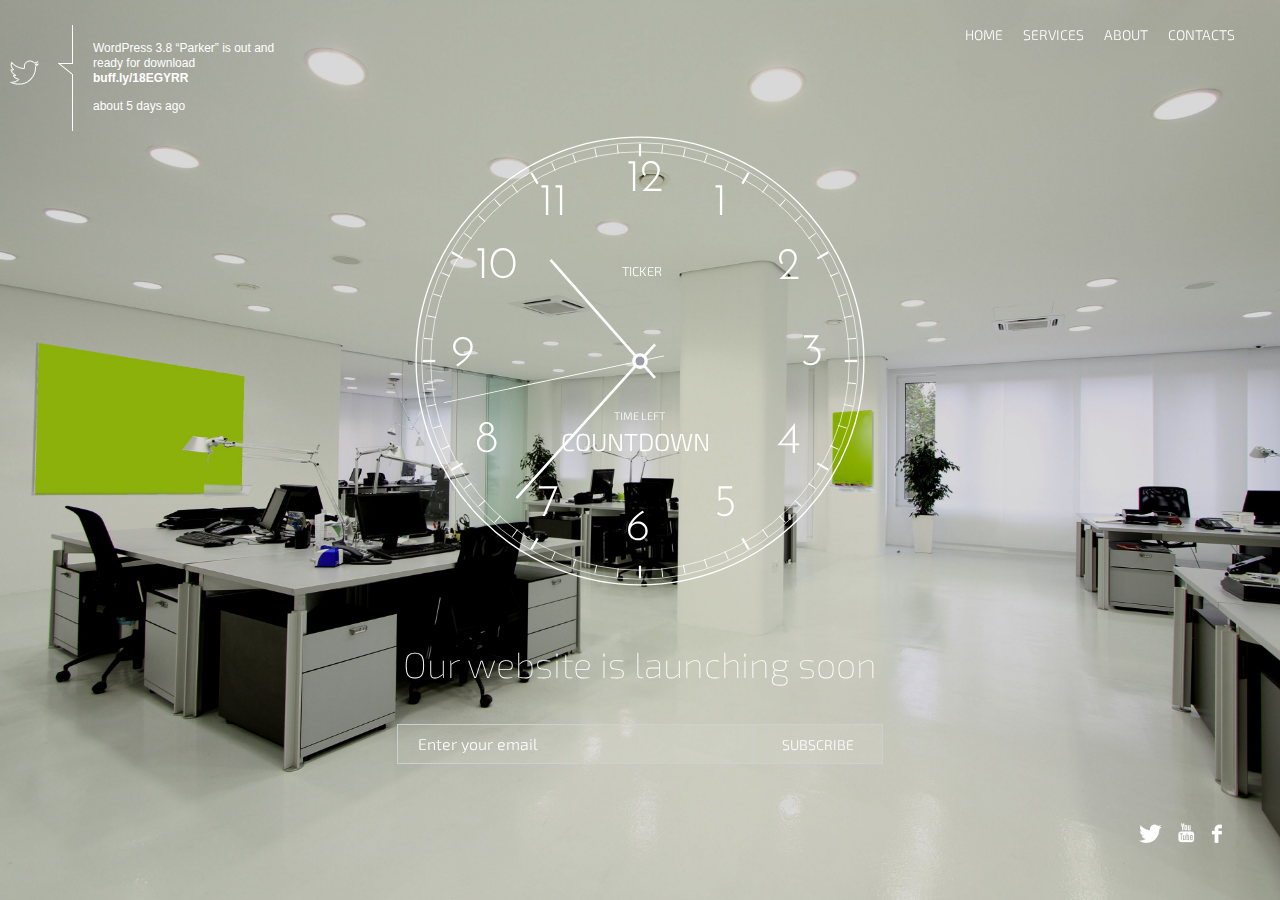
<file: index-with-image.html>
<!DOCTYPE html>
<!--[if lt IE 7]>      <html class="no-js lt-ie9 lt-ie8 lt-ie7"> <![endif]-->
<!--[if IE 7]>         <html class="no-js lt-ie9 lt-ie8"> <![endif]-->
<!--[if IE 8]>         <html class="no-js lt-ie9"> <![endif]-->
<!--[if gt IE 8]><!-->
<html class="no-js">
	<!--<![endif]-->
	<head>
		<meta charset="utf-8">
		<meta http-equiv="X-UA-Compatible" content="IE=edge">
		<title>Full Screen Image Backround</title>
		<meta name="description" content="">
		<meta name="viewport" content="width=device-width, initial-scale=1">

		<link href="favicon.ico" rel="shortcut icon" type="image/x-icon" />
		<link href='http://fonts.googleapis.com/css?family=Open+Sans:300italic,400italic,600italic,700italic,400,600,700,300' rel='stylesheet' type='text/css'>
		<link href='http://fonts.googleapis.com/css?family=Exo+2:400,100,100italic,200,200italic,300,300italic,400italic,500,500italic,700,700italic,600,600italic' rel='stylesheet' type='text/css'>
		<link href='http://fonts.googleapis.com/css?family=Josefin+Sans:100,300,400,600' rel='stylesheet' type='text/css'>
		<link rel="stylesheet" type="text/css" href="css/normalize.css">
		<link rel="stylesheet" type="text/css" href="css/component.css" />
		<link rel="stylesheet" type="text/css" href="css/bg-slider.css" />
		<link rel="stylesheet" type="text/css" href="clock/css/clock.css">
		<link rel="stylesheet" type="text/css" href="css/main.css">
		<link rel="stylesheet" type="text/css" href="css/responsive.css">
		<script src="js/vendor/modernizr-2.6.2.min.js"></script>
	</head>
	<body class="singleimg">
		<!--[if lt IE 7]>
		<p class="browsehappy">You are using an <strong>outdated</strong> browser. Please <a href="http://browsehappy.com/">upgrade your browser</a> to improve your experience.</p>
		<![endif]-->
		<section class="main-menu-container">
			<div class="show_toggle"><a href="#"></a></div>
			<ul class="main-menu">
				<li>
					<a href="#" class="home-link">Home</a>
				</li>
				<li>
					<a href="#" data-page="services">Services</a>
				</li>
				<li>
					<a href="#" data-page="about">About</a>
				</li>
				<li>
					<a href="#" data-page="contacts">Contacts</a>
				</li>
			</ul>
		</section>
		<section class="twitter-container">
			<div class="twitter">
				<ul class="tweet_list" id="tweet_list">
					<li class="tweet_first tweet_odd">
						<span class="tweet_text">WordPress 3.8 “Parker” is out and
							<br>
							ready for download <a href="#">buff.ly/18EGYRR</a></span><span class="tweet_time"><a href="#" title="view tweet on twitter">about 5 days ago</a></span>
					</li>
					<li class="tweet_even">
						<span class="tweet_text"><span class="at">@</span><a href="http://twitter.com/BeyondLocal_">BeyondLocal_</a> <span class="at">@</span><a href="http://twitter.com/bespokeav">bespokeav</a> Thanks :)</span><span class="tweet_time"><a href="http://twitter.com/pixelthrone/status/466325405507387392" title="view tweet on twitter">about 15 days ago</a></span>
					</li>
					<li class="tweet_odd">
						<span class="tweet_text"><span class="at">@</span><a href="http://twitter.com/geeks_in_motion">geeks_in_motion</a> ,hi for a better support please visit our online forum.I have a great team able to help you. → <a href="http://goo.gl/fghIzb">goo.gl/fghIzb</a></span><span class="tweet_time"><a href="http://twitter.com/pixelthrone/status/466280221889409024" title="view tweet on twitter">about 15 days ago</a></span>
					</li>
				</ul>
			</div>
		</section>

		<section class="mainarea">
			<div id="clock" class="active">
				<div class="clock-container">
					<div id="time-container-wrap">
						<div id="time-container">
							<div class="numbers-container"></div>
							<span id="ticker" class="clock-label">TICKER</span>
							<span id="timelable" class="clock-label">TIME LEFT</span>
							<span id="timeleft" class="clock-label">COUNTDOWN</span>
							<figure id="canvas"></figure>
						</div>
					</div>
				</div>
				<h3>Our website is launching soon</h3>
				<form action="#" class="subscribe" id="subscribe">
					<input type="email" placeholder="Enter your email" class="email form_item requiredField" name="subscribe_email" />
					<input type="submit" class='form_submit' value="subscribe" />
					<div id="form_results"></div>
				</form>
			</div>
			<div class="mainarea-content">
				<div id="services" data-page="services" class="side-page side-left went-left">
					<div class="container">
						<h2 class="title">What we do</h2>
						<ul class="services">
							<li>
								<img src="img/icons/promotion-icon.png" alt="" />
								<p>
									Promotion
								</p>
							</li>
							<li>
								<img src="img/icons/web-desing-icon.png" alt="" />
								<p>
									Web Design
								</p>
							</li>
							<li>
								<img src="img/icons/photography-icon.png" alt="" />
								<p>
									Photography
								</p>
							</li>
						</ul>
						<p>
							Lorem ipsum dolor sit amet, consectetur adipisicing elit, sed do eiusmod tempor incididunt ut labore et dolore magna aliqua. Ut enim ad minim veniam, quis nostrud exercitation ullamco laboris nisi ut aliquip ex ea commodo consequat.
						</p>
						<p>
							Duis aute irure dolor in reprehenderit in voluptate velit esse cillum dolore eu fugiat nulla pariatur. <a href="#">Excepteur sint occaecat</a> cupidatat non proident, sunt in culpa qui officia deserunt mollit anim id est laborum. Sed ut perspiciatis unde omnis iste natus error sit voluptatem accusantium doloremque laudantium, totam rem aperiam, eaque ipsa quae ab illo inventore veritatis et quasi architecto beatae.
						</p>
					</div>
				</div>
				<div id="about" data-page="about" class="side-page active">
					<div class="container">
						<h2 class="title">Who we are</h2>
						<p>
							Lorem ipsum dolor sit amet, consectetur adipiscing elit. Nulla eget nibh at libero fringilla adipiscing nec ut leo. Etiam nec purus arcu. Morbi sollicitudin at risus id malesuada. Vestibulum ante ipsum primis in faucibus orci luctus et ultrices posuere cubilia Curae; Etiam sed tincidunt arcu. Donec molestie ante sapien, sed molestie est euismod eget. Maecenas ac metus accumsan, scelerisque massa sed, porta est. Aliquam ut mollis mi. Cras id vulputate purus, ac sollicitudin ante.
						</p>
						<p>
							Integer condimentum eu lectus quis semper. Sed id metus magna. Morbi ultrices magna id euismod hendrerit. Pellentesque nec mattis odio, vitae laoreet metus. Sed eget sollicitudin est, vitae accumsan nisi. Fusce consequat imperdiet venenatis. Integer mollis hendrerit facilisis. Praesent vel mattis enim. Integer fringilla et urna vitae rutrum.
						</p>
					</div>
				</div>
				<div id="contacts" data-page="contacts" class="side-page side-right went-right">
					<div class="container">
						<h2 class="title">Get in touch</h2>
						<p>
							Lexington Avenue · New York, NY
							<br>
							P: (123) - 456 789 · email@domain.com
						</p>
						<form id='contacts_form' action="#" class="contact-list">
							<div class="field-row">
								<input class="form_item" type="text" id="name" name="name" placeholder="Name" />
							</div>
							<div class="field-row">
								<input class="form_item" type="email" id="email" name="email" placeholder="E-mail" />
							</div>
							<div class="field-row">
								<input class="form_item" type="text" id="message" name="message" placeholder="Message" />
							</div>
							<div class="field-row">
								<input type="submit" class="form_submit" value="Send Message" />
							</div>
							<div id="contact_results"></div>
						</form>
					</div>
				</div>
			</div>
			<a class="close" href="#"><img alt="" src="img/close.png"></a>
		</section>
		<section class="social-container">
			<ul class="social">
				<li>
					<a href="#"><img src="img/icons/twitter-icon.png" alt="" /></a>
				</li>
				<li>
					<a href="#"><img src="img/icons/youtube-icon.png" alt="" /></a>
				</li>
				<li>
					<a href="#"><img src="img/icons/facebook-icon.png" alt="" /></a>
				</li>
			</ul>
		</section>

		<script src="js/vendor/jquery-1.11.1.min.js" type="text/javascript" charset="utf-8"></script>
		<script src="js/vendor/classie.js" type="text/javascript" charset="utf-8"></script>
		<script src="js/vendor/jquery.easing.1.3.js" type="text/javascript" charset="utf-8"></script>
		<script src="js/vendor/jquery.tubular.1.0.js" type="text/javascript" charset="utf-8"></script>
		<script src="js/vendor/jquery.cycle.min.js" type="text/javascript" charset="utf-8"></script>
		<script src="js/plugins.js" type="text/javascript" charset="utf-8"></script>
		<script src="js/main.js" type="text/javascript" charset="utf-8"></script>

		<script src="clock/js/svg.min.js" type="text/javascript" charset="utf-8"></script>
		<script src="clock/js/svg.easing.min.js" type="text/javascript" charset="utf-8"></script>
		<script src="clock/js/svg.clock.min.js" type="text/javascript" charset="utf-8"></script>
		<script src="js/vendor/ThreeWebGL.js" type="text/javascript" charset="utf-8"></script>
		<script src="js/vendor/ThreeExtras.js" type="text/javascript" charset="utf-8"></script>
		<script src="clock/js/jquery.timers.min.js" type="text/javascript" charset="utf-8"></script>
		<script src="clock/js/clock.js" type="text/javascript" charset="utf-8"></script>
	</body>
</html>
</file>
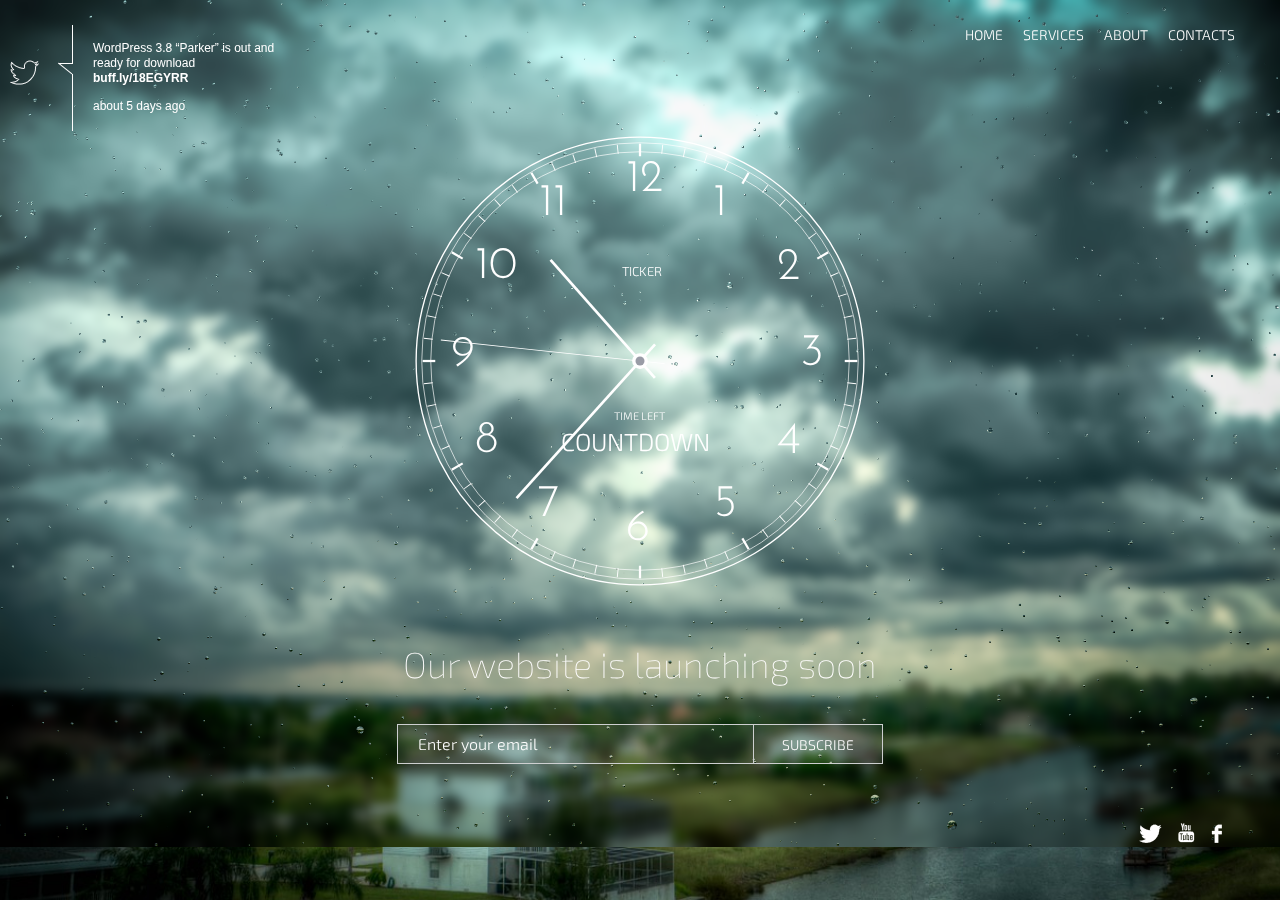
<file: index-with-raindrops.html>
<!DOCTYPE html>
<!--[if lt IE 7]>      <html class="no-js lt-ie9 lt-ie8 lt-ie7"> <![endif]-->
<!--[if IE 7]>         <html class="no-js lt-ie9 lt-ie8"> <![endif]-->
<!--[if IE 8]>         <html class="no-js lt-ie9"> <![endif]-->
<!--[if gt IE 8]><!-->
<html class="no-js">
	<!--<![endif]-->
	<head>
		<meta charset="utf-8">
		<meta http-equiv="X-UA-Compatible" content="IE=edge">
		<title>Raindrops Backround</title>
		<meta name="description" content="">
		<meta name="viewport" content="width=device-width, initial-scale=1">

		<link href="favicon.ico" rel="shortcut icon" type="image/x-icon" />
		<link href='http://fonts.googleapis.com/css?family=Open+Sans:300italic,400italic,600italic,700italic,400,600,700,300' rel='stylesheet' type='text/css'>
		<link href='http://fonts.googleapis.com/css?family=Exo+2:400,100,100italic,200,200italic,300,300italic,400italic,500,500italic,700,700italic,600,600italic' rel='stylesheet' type='text/css'>
		<link href='http://fonts.googleapis.com/css?family=Josefin+Sans:100,300,400,600' rel='stylesheet' type='text/css'>
		<link rel="stylesheet" type="text/css" href="css/normalize.css">
		<link rel="stylesheet" type="text/css" href="css/component.css" />
		<link rel="stylesheet" type="text/css" href="css/bg-slider.css" />
		<link rel="stylesheet" type="text/css" href="clock/css/clock.css">
		<link rel="stylesheet" type="text/css" href="css/main.css">
		<link rel="stylesheet" type="text/css" href="css/responsive.css">
		<script src="js/vendor/modernizr-2.6.2.min.js"></script>
	</head>
	<body onload="run()" class="raindrops">
        <script src="js/vendor/rainyday.js"></script>
	 	<script>
	
            function run() {
                var image = document.getElementById('rain_bg'),
                	somediv = document.getElementById('rain_wrapper');
                image.onload = function() {
                    var engine = new RainyDay({
                        image: this,
                        parentElement: somediv
                    });
                    
                    engine.rain([ [0, 2, 200], [3, 3, 1] ], 100);
                };
                image.crossOrigin = 'anonymous';
                image.src = 'img/rain-bg.jpg';  // Background Image URL
            }
        </script>
        <img id="rain_bg" />
		<!--[if lt IE 7]>
		<p class="browsehappy">You are using an <strong>outdated</strong> browser. Please <a href="http://browsehappy.com/">upgrade your browser</a> to improve your experience.</p>
		<![endif]-->
		
		<section class="main-menu-container">
			<div class="show_toggle"><a href="#"></a></div>
			<ul class="main-menu">
				<li>
					<a href="#" class="home-link">Home</a>
				</li>
				<li>
					<a href="#" data-page="services">Services</a>
				</li>
				<li>
					<a href="#" data-page="about">About</a>
				</li>
				<li>
					<a href="#" data-page="contacts">Contacts</a>
				</li>
			</ul>
		</section>
		<section class="twitter-container">
			<div class="twitter">
				<ul class="tweet_list" id="tweet_list">
					<li class="tweet_first tweet_odd">
						<span class="tweet_text">WordPress 3.8 “Parker” is out and
							<br>
							ready for download <a href="#">buff.ly/18EGYRR</a></span><span class="tweet_time"><a href="#" title="view tweet on twitter">about 5 days ago</a></span>
					</li>
					<li class="tweet_even">
						<span class="tweet_text"><span class="at">@</span><a href="http://twitter.com/BeyondLocal_">BeyondLocal_</a> <span class="at">@</span><a href="http://twitter.com/bespokeav">bespokeav</a> Thanks :)</span><span class="tweet_time"><a href="http://twitter.com/pixelthrone/status/466325405507387392" title="view tweet on twitter">about 15 days ago</a></span>
					</li>
					<li class="tweet_odd">
						<span class="tweet_text"><span class="at">@</span><a href="http://twitter.com/geeks_in_motion">geeks_in_motion</a> ,hi for a better support please visit our online forum.I have a great team able to help you. → <a href="http://goo.gl/fghIzb">goo.gl/fghIzb</a></span><span class="tweet_time"><a href="http://twitter.com/pixelthrone/status/466280221889409024" title="view tweet on twitter">about 15 days ago</a></span>
					</li>
				</ul>
			</div>
		</section>
		<section class="mainarea">
			<div id="clock" class="active">
				<div class="clock-container">
					<div id="time-container-wrap">
						<div id="time-container">
							<div class="numbers-container"></div>
							<span id="ticker" class="clock-label">TICKER</span>
							<span id="timelable" class="clock-label">TIME LEFT</span>
							<span id="timeleft" class="clock-label">COUNTDOWN</span>
							<figure id="canvas"></figure>
						</div>
					</div>
				</div>
				<h3>Our website is launching soon</h3>
				<form action="#" class="subscribe" id="subscribe">
					<input type="email" placeholder="Enter your email" class="email form_item requiredField" name="subscribe_email" />
					<input type="submit" class='form_submit' value="subscribe" />
					<div id="form_results"></div>
				</form>
			</div>
			<div class="mainarea-content">
				<div id="services" data-page="services" class="side-page side-left went-left">
					<div class="container">
						<h2 class="title">What we do</h2>
						<ul class="services">
							<li>
								<img src="img/icons/promotion-icon.png" alt="" />
								<p>
									Promotion
								</p>
							</li>
							<li>
								<img src="img/icons/web-desing-icon.png" alt="" />
								<p>
									Web Design
								</p>
							</li>
							<li>
								<img src="img/icons/photography-icon.png" alt="" />
								<p>
									Photography
								</p>
							</li>
						</ul>
						<p>
							Lorem ipsum dolor sit amet, consectetur adipisicing elit, sed do eiusmod tempor incididunt ut labore et dolore magna aliqua. Ut enim ad minim veniam, quis nostrud exercitation ullamco laboris nisi ut aliquip ex ea commodo consequat.
						</p>
						<p>
							Duis aute irure dolor in reprehenderit in voluptate velit esse cillum dolore eu fugiat nulla pariatur. <a href="#">Excepteur sint occaecat</a> cupidatat non proident, sunt in culpa qui officia deserunt mollit anim id est laborum. Sed ut perspiciatis unde omnis iste natus error sit voluptatem accusantium doloremque laudantium, totam rem aperiam, eaque ipsa quae ab illo inventore veritatis et quasi architecto beatae.
						</p>
					</div>
				</div>
				<div id="about" data-page="about" class="side-page active">
					<div class="container">
						<h2 class="title">Who we are</h2>
						<p>
							Lorem ipsum dolor sit amet, consectetur adipiscing elit. Nulla eget nibh at libero fringilla adipiscing nec ut leo. Etiam nec purus arcu. Morbi sollicitudin at risus id malesuada. Vestibulum ante ipsum primis in faucibus orci luctus et ultrices posuere cubilia Curae; Etiam sed tincidunt arcu. Donec molestie ante sapien, sed molestie est euismod eget. Maecenas ac metus accumsan, scelerisque massa sed, porta est. Aliquam ut mollis mi. Cras id vulputate purus, ac sollicitudin ante.
						</p>
						<p>
							Integer condimentum eu lectus quis semper. Sed id metus magna. Morbi ultrices magna id euismod hendrerit. Pellentesque nec mattis odio, vitae laoreet metus. Sed eget sollicitudin est, vitae accumsan nisi. Fusce consequat imperdiet venenatis. Integer mollis hendrerit facilisis. Praesent vel mattis enim. Integer fringilla et urna vitae rutrum.
						</p>
					</div>
				</div>
				<div id="contacts" data-page="contacts" class="side-page side-right went-right">
					<div class="container">
						<h2 class="title">Get in touch</h2>
						<p>
							Lexington Avenue · New York, NY
							<br>
							P: (123) - 456 789 · email@domain.com
						</p>
						<form id='contacts_form' action="#" class="contact-list">
							<div class="field-row">
								<input class="form_item" type="text" id="name" name="name" placeholder="Name" />
							</div>
							<div class="field-row">
								<input class="form_item" type="email" id="email" name="email" placeholder="E-mail" />
							</div>
							<div class="field-row">
								<input class="form_item" type="text" id="message" name="message" placeholder="Message" />
							</div>
							<div class="field-row">
								<input type="submit" class="form_submit" value="Send Message" />
							</div>
							<div id="contact_results"></div>
						</form>
					</div>
				</div>
			</div>
			<a class="close" href="#"><img alt="" src="img/close.png"></a>
		</section>
		<section class="social-container">
			<ul class="social">
				<li>
					<a href="#"><img src="img/icons/twitter-icon.png" alt="" /></a>
				</li>
				<li>
					<a href="#"><img src="img/icons/youtube-icon.png" alt="" /></a>
				</li>
				<li>
					<a href="#"><img src="img/icons/facebook-icon.png" alt="" /></a>
				</li>
			</ul>
		</section>

		<script src="js/vendor/jquery-1.11.1.min.js" type="text/javascript" charset="utf-8"></script>
		<script src="js/vendor/classie.js" type="text/javascript" charset="utf-8"></script>
		<script src="js/vendor/jquery.easing.1.3.js" type="text/javascript" charset="utf-8"></script>
		<script src="js/vendor/jquery.tubular.1.0.js" type="text/javascript" charset="utf-8"></script>
		<script src="js/vendor/jquery.cycle.min.js" type="text/javascript" charset="utf-8"></script>
		<script src="js/plugins.js" type="text/javascript" charset="utf-8"></script>
		<script src="js/main.js" type="text/javascript" charset="utf-8"></script>

		<script src="clock/js/svg.min.js" type="text/javascript" charset="utf-8"></script>
		<script src="clock/js/svg.easing.min.js" type="text/javascript" charset="utf-8"></script>
		<script src="clock/js/svg.clock.min.js" type="text/javascript" charset="utf-8"></script>
		<script src="clock/js/jquery.timers.min.js" type="text/javascript" charset="utf-8"></script>	
		<script src="clock/js/clock.js" type="text/javascript" charset="utf-8"></script>
		
        <div id="rain_wrapper"></div>
	</body>
</html>
</file>
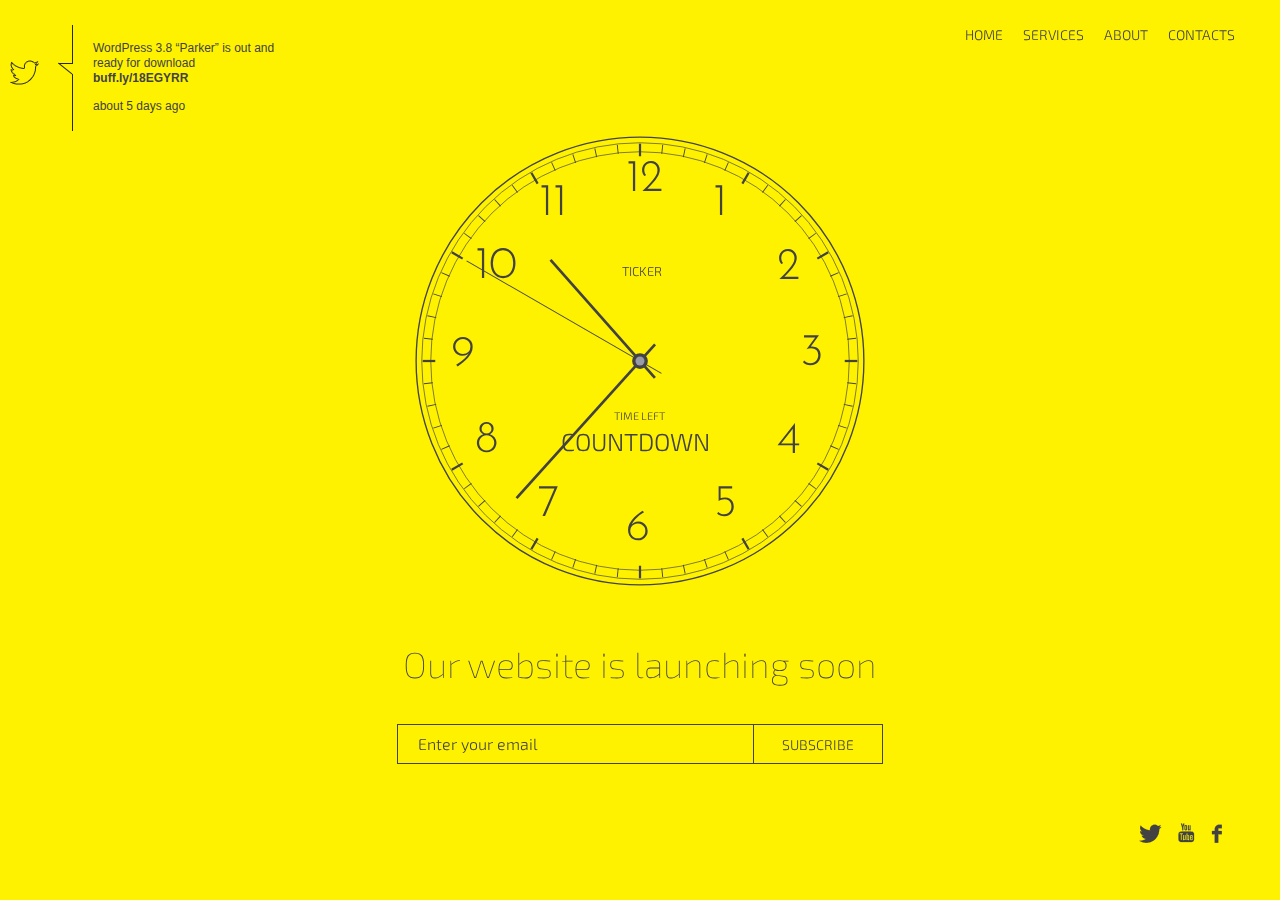
<file: index-with-single-color.html>
<!DOCTYPE html>
<!--[if lt IE 7]>      <html class="no-js lt-ie9 lt-ie8 lt-ie7"> <![endif]-->
<!--[if IE 7]>         <html class="no-js lt-ie9 lt-ie8"> <![endif]-->
<!--[if IE 8]>         <html class="no-js lt-ie9"> <![endif]-->
<!--[if gt IE 8]><!-->
<html class="no-js">
	<!--<![endif]-->
	<head>
		<meta charset="utf-8">
		<meta http-equiv="X-UA-Compatible" content="IE=edge">
		<title>Full Screen Single Color Backround</title>
		<meta name="description" content="">
		<meta name="viewport" content="width=device-width, initial-scale=1">

		<link href="favicon.ico" rel="shortcut icon" type="image/x-icon" />
		<link href='http://fonts.googleapis.com/css?family=Open+Sans:300italic,400italic,600italic,700italic,400,600,700,300' rel='stylesheet' type='text/css'>
		<link href='http://fonts.googleapis.com/css?family=Exo+2:400,100,100italic,200,200italic,300,300italic,400italic,500,500italic,700,700italic,600,600italic' rel='stylesheet' type='text/css'>
		<link href='http://fonts.googleapis.com/css?family=Josefin+Sans:100,300,400,600' rel='stylesheet' type='text/css'>
		<link rel="stylesheet" type="text/css" href="css/normalize.css">
		<link rel="stylesheet" type="text/css" href="css/component.css" />
		<link rel="stylesheet" type="text/css" href="clock/css/clock.css">
		<link rel="stylesheet" type="text/css" href="css/main.css">
		<link rel="stylesheet" type="text/css" href="css/responsive.css">
		<link rel="stylesheet" type="text/css" href="css/dark-theme.css">
		<script src="js/vendor/modernizr-2.6.2.min.js"></script>
	</head>
	<body class="singlecolor">
		<!--[if lt IE 7]>
		<p class="browsehappy">You are using an <strong>outdated</strong> browser. Please <a href="http://browsehappy.com/">upgrade your browser</a> to improve your experience.</p>
		<![endif]-->
		<section class="main-menu-container">
			<div class="show_toggle"><a href="#"></a></div>
			<ul class="main-menu">
				<li>
					<a href="#" class="home-link">Home</a>
				</li>
				<li>
					<a href="#" data-page="services">Services</a>
				</li>
				<li>
					<a href="#" data-page="about">About</a>
				</li>
				<li>
					<a href="#" data-page="contacts">Contacts</a>
				</li>
			</ul>
		</section>
		
		<section class="twitter-container">
			<div class="twitter">
				<ul class="tweet_list" id="tweet_list">
					<li class="tweet_first tweet_odd">
						<span class="tweet_text">WordPress 3.8 “Parker” is out and
							<br>
							ready for download <a href="#">buff.ly/18EGYRR</a></span><span class="tweet_time"><a href="#" title="view tweet on twitter">about 5 days ago</a></span>
					</li>
					<li class="tweet_even">
						<span class="tweet_text"><span class="at">@</span><a href="http://twitter.com/BeyondLocal_">BeyondLocal_</a> <span class="at">@</span><a href="http://twitter.com/bespokeav">bespokeav</a> Thanks :)</span><span class="tweet_time"><a href="http://twitter.com/pixelthrone/status/466325405507387392" title="view tweet on twitter">about 15 days ago</a></span>
					</li>
					<li class="tweet_odd">
						<span class="tweet_text"><span class="at">@</span><a href="http://twitter.com/geeks_in_motion">geeks_in_motion</a> ,hi for a better support please visit our online forum.I have a great team able to help you. → <a href="http://goo.gl/fghIzb">goo.gl/fghIzb</a></span><span class="tweet_time"><a href="http://twitter.com/pixelthrone/status/466280221889409024" title="view tweet on twitter">about 15 days ago</a></span>
					</li>
				</ul>
			</div>
		</section>
		
		<section class="mainarea">
			<div id="clock" class="active">
				<div class="clock-container">
					<div id="time-container-wrap">
						<div id="time-container">
							<div class="numbers-container"></div>
							<span id="ticker" class="clock-label">TICKER</span>
							<span id="timelable" class="clock-label">TIME LEFT</span>
							<span id="timeleft" class="clock-label">COUNTDOWN</span>
							<figure id="canvas"></figure>
						</div>
					</div>
				</div>
				<h3>Our website is launching soon</h3>
				<form action="#" class="subscribe" id="subscribe">
					<input type="email" placeholder="Enter your email" class="email form_item requiredField" name="subscribe_email" />
					<input type="submit" class='form_submit' value="subscribe" />
					<div id="form_results"></div>
				</form>
			</div>
			<div class="mainarea-content">
				<div id="services" data-page="services" class="side-page side-left went-left">
					<div class="container">
						<h2 class="title">What we do</h2>
						<ul class="services">
							<li>
								<img src="img/icons/promotion-icon-dark.png" alt="" />
								<p>
									Promotion
								</p>
							</li>
							<li>
								<img src="img/icons/web-desing-icon-dark.png" alt="" />
								<p>
									Web Design
								</p>
							</li>
							<li>
								<img src="img/icons/photography-icon-dark.png" alt="" />
								<p>
									Photography
								</p>
							</li>
						</ul>
						<p>
							Lorem ipsum dolor sit amet, consectetur adipisicing elit, sed do eiusmod tempor incididunt ut labore et dolore magna aliqua. Ut enim ad minim veniam, quis nostrud exercitation ullamco laboris nisi ut aliquip ex ea commodo consequat.
						</p>
						<p>
							Duis aute irure dolor in reprehenderit in voluptate velit esse cillum dolore eu fugiat nulla pariatur. <a href="#">Excepteur sint occaecat</a> cupidatat non proident, sunt in culpa qui officia deserunt mollit anim id est laborum. Sed ut perspiciatis unde omnis iste natus error sit voluptatem accusantium doloremque laudantium, totam rem aperiam, eaque ipsa quae ab illo inventore veritatis et quasi architecto beatae.
						</p>
					</div>
				</div>
				<div id="about" data-page="about" class="side-page active">
					<div class="container">
						<h2 class="title">Who we are</h2>
						<p>
							Lorem ipsum dolor sit amet, consectetur adipiscing elit. Nulla eget nibh at libero fringilla adipiscing nec ut leo. Etiam nec purus arcu. Morbi sollicitudin at risus id malesuada. Vestibulum ante ipsum primis in faucibus orci luctus et ultrices posuere cubilia Curae; Etiam sed tincidunt arcu. Donec molestie ante sapien, sed molestie est euismod eget. Maecenas ac metus accumsan, scelerisque massa sed, porta est. Aliquam ut mollis mi. Cras id vulputate purus, ac sollicitudin ante.
						</p>
						<p>
							Integer condimentum eu lectus quis semper. Sed id metus magna. Morbi ultrices magna id euismod hendrerit. Pellentesque nec mattis odio, vitae laoreet metus. Sed eget sollicitudin est, vitae accumsan nisi. Fusce consequat imperdiet venenatis. Integer mollis hendrerit facilisis. Praesent vel mattis enim. Integer fringilla et urna vitae rutrum.
						</p>
					</div>
				</div>
				<div id="contacts" data-page="contacts" class="side-page side-right went-right">
					<div class="container">
						<h2 class="title">Get in touch</h2>
						<p>
							Lexington Avenue · New York, NY
							<br>
							P: (123) - 456 789 · email@domain.com
						</p>
						<form id='contacts_form' action="#" class="contact-list">
							<div class="field-row">
								<input class="form_item" type="text" id="name" name="name" placeholder="Name" />
							</div>
							<div class="field-row">
								<input class="form_item" type="email" id="email" name="email" placeholder="E-mail" />
							</div>
							<div class="field-row">
								<input class="form_item" type="text" id="message" name="message" placeholder="Message" />
							</div>
							<div class="field-row">
								<input type="submit" class="form_submit" value="Send Message" />
							</div>
							<div id="contact_results"></div>
						</form>
					</div>
				</div>
			</div>
			<a class="close" href="#"><img alt="" src="img/close-dark.png"></a>
		</section>
		
		<section class="social-container">
			<ul class="social">
				<li>
					<a href="#"><img src="img/icons/twitter-icon-dark.png" alt="" /></a>
				</li>
				<li>
					<a href="#"><img src="img/icons/youtube-icon-dark.png" alt="" /></a>
				</li>
				<li>
					<a href="#"><img src="img/icons/facebook-icon-dark.png" alt="" /></a>
				</li>
			</ul>
		</section>

		<script src="js/vendor/jquery-1.11.1.min.js" type="text/javascript" charset="utf-8"></script>
		<script src="js/vendor/min/classie.min.js" type="text/javascript" charset="utf-8"></script>
		<script src="js/vendor/jquery.easing.1.3.js" type="text/javascript" charset="utf-8"></script>
		<script src="js/vendor/jquery.cycle.min.js" type="text/javascript" charset="utf-8"></script>
		<script src="js/plugins.js" type="text/javascript" charset="utf-8"></script>
		<script src="js/main.js" type="text/javascript" charset="utf-8"></script>

		<script src="clock/js/svg.min.js" type="text/javascript" charset="utf-8"></script>
		<script src="clock/js/svg.easing.min.js" type="text/javascript" charset="utf-8"></script>
		<script src="clock/js/svg.clock.min.js" type="text/javascript" charset="utf-8"></script>
		<script src="js/vendor/ThreeWebGL.js" type="text/javascript" charset="utf-8"></script>
		<script src="js/vendor/ThreeExtras.js" type="text/javascript" charset="utf-8"></script>
		<script src="clock/js/jquery.timers.min.js" type="text/javascript" charset="utf-8"></script>
		<script src="clock/js/clock.js" type="text/javascript" charset="utf-8"></script>
	</body>
</html>
</file>
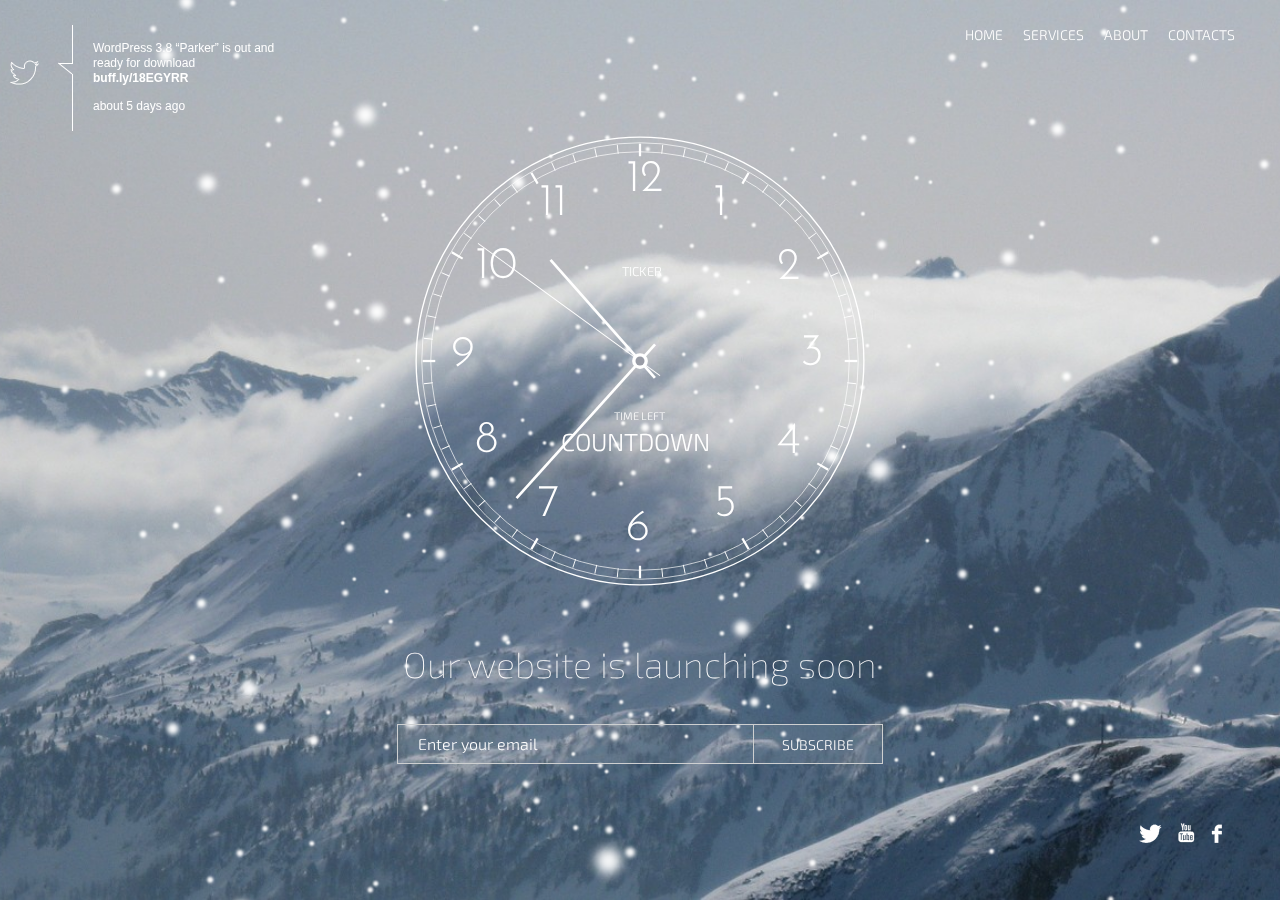
<file: index-with-snowflakes.html>
<!DOCTYPE html>
<!--[if lt IE 7]>      <html class="no-js lt-ie9 lt-ie8 lt-ie7"> <![endif]-->
<!--[if IE 7]>         <html class="no-js lt-ie9 lt-ie8"> <![endif]-->
<!--[if IE 8]>         <html class="no-js lt-ie9"> <![endif]-->
<!--[if gt IE 8]><!-->
<html class="no-js">
	<!--<![endif]-->
	<head>
		<meta charset="utf-8">
		<meta http-equiv="X-UA-Compatible" content="IE=edge">
		<title>Snowflakes Backround</title>
		<meta name="description" content="">
		<meta name="viewport" content="width=device-width, initial-scale=1">

		<link href="favicon.ico" rel="shortcut icon" type="image/x-icon" />
		<link href='http://fonts.googleapis.com/css?family=Open+Sans:300italic,400italic,600italic,700italic,400,600,700,300' rel='stylesheet' type='text/css'>
		<link href='http://fonts.googleapis.com/css?family=Exo+2:400,100,100italic,200,200italic,300,300italic,400italic,500,500italic,700,700italic,600,600italic' rel='stylesheet' type='text/css'>
		<link href='http://fonts.googleapis.com/css?family=Josefin+Sans:100,300,400,600' rel='stylesheet' type='text/css'>
		<link rel="stylesheet" type="text/css" href="css/normalize.css">
		<link rel="stylesheet" type="text/css" href="css/component.css" />
		<link rel="stylesheet" type="text/css" href="css/bg-slider.css" />
		<link rel="stylesheet" type="text/css" href="clock/css/clock.css">
		<link rel="stylesheet" type="text/css" href="css/main.css">
		<link rel="stylesheet" type="text/css" href="css/responsive.css">
		<script src="js/vendor/modernizr-2.6.2.min.js"></script>
	</head>
	<body onload="init()" class="snowflakes">
		<script src="js/vendor/ThreeCanvas.js" type="text/javascript" charset="utf-8"></script>
		<script src="js/vendor/snow.js" type="text/javascript" charset="utf-8"></script>
	
	
		
		<script>

			var SCREEN_WIDTH = window.innerWidth;
			var SCREEN_HEIGHT = window.innerHeight;

			var container;

			var particle;

			var camera;
			var scene;
			var renderer;

			var mouseX = 0;
			var mouseY = 0;

			var windowHalfX = window.innerWidth / 2;
			var windowHalfY = window.innerHeight / 2;
			
			var particles = []; 
			var particleImage = new Image();//THREE.ImageUtils.loadTexture( "img/ParticleSmoke.png" );
			particleImage.src = 'img/snow.png'; 

		
		
			function init() {

				container = document.createElement('div');
				container.setAttribute('id', 'snowflakes');
				document.body.appendChild(container);

				camera = new THREE.PerspectiveCamera( 75, SCREEN_WIDTH / SCREEN_HEIGHT, 1, 10000 );
				camera.position.z = 1000;

				scene = new THREE.Scene();
				scene.add(camera);
					
				renderer = new THREE.CanvasRenderer();
				renderer.setSize(SCREEN_WIDTH, SCREEN_HEIGHT);
				var material = new THREE.ParticleBasicMaterial( { map: new THREE.Texture(particleImage) } );
					
				for (var i = 0; i < 500; i++) {

					particle = new Particle3D( material);
					particle.position.x = Math.random() * 2000 - 1000;
					particle.position.y = Math.random() * 2000 - 1000;
					particle.position.z = Math.random() * 2000 - 1000;
					particle.scale.x = particle.scale.y =  1;
					scene.add( particle );
					
					particles.push(particle); 
				}

				container.appendChild( renderer.domElement );

	
				document.addEventListener( 'mousemove', onDocumentMouseMove, false );
				document.addEventListener( 'touchstart', onDocumentTouchStart, false );
				document.addEventListener( 'touchmove', onDocumentTouchMove, false );
				
				setInterval( loop, 1000 / 60 );
				
			}
			
			function onDocumentMouseMove( event ) {

				mouseX = event.clientX - windowHalfX;
				mouseY = event.clientY - windowHalfY;
			}

			function onDocumentTouchStart( event ) {

				if ( event.touches.length == 1 ) {

					event.preventDefault();

					mouseX = event.touches[ 0 ].pageX - windowHalfX;
					mouseY = event.touches[ 0 ].pageY - windowHalfY;
				}
			}

			function onDocumentTouchMove( event ) {

				if ( event.touches.length == 1 ) {

					event.preventDefault();

					mouseX = event.touches[ 0 ].pageX - windowHalfX;
					mouseY = event.touches[ 0 ].pageY - windowHalfY;
				}
			}

			//

			function loop() {

			for(var i = 0; i<particles.length; i++)
				{

					var particle = particles[i]; 
					particle.updatePhysics(); 
	
					with(particle.position)
					{
						if(y<-1000) y+=2000; 
						if(x>1000) x-=2000; 
						else if(x<-1000) x+=2000; 
						if(z>1000) z-=2000; 
						else if(z<-1000) z+=2000; 
					}				
				}
			
				camera.position.x += ( mouseX - camera.position.x ) * 0.05;
				camera.position.y += ( - mouseY - camera.position.y ) * 0.05;
				camera.lookAt(scene.position); 

				renderer.render( scene, camera );

				
			}
		</script>
		<!--[if lt IE 7]>
		<p class="browsehappy">You are using an <strong>outdated</strong> browser. Please <a href="http://browsehappy.com/">upgrade your browser</a> to improve your experience.</p>
		<![endif]-->

		
		<section class="main-menu-container">
			<div class="show_toggle"><a href="#"></a></div>
			<ul class="main-menu">
				<li>
					<a href="#" class="home-link">Home</a>
				</li>
				<li>
					<a href="#" data-page="services">Services</a>
				</li>
				<li>
					<a href="#" data-page="about">About</a>
				</li>
				<li>
					<a href="#" data-page="contacts">Contacts</a>
				</li>
			</ul>
		</section>
		<section class="twitter-container">
			<div class="twitter">
				<ul class="tweet_list" id="tweet_list">
					<li class="tweet_first tweet_odd">
						<span class="tweet_text">WordPress 3.8 “Parker” is out and
							<br>
							ready for download <a href="#">buff.ly/18EGYRR</a></span><span class="tweet_time"><a href="#" title="view tweet on twitter">about 5 days ago</a></span>
					</li>
					<li class="tweet_even">
						<span class="tweet_text"><span class="at">@</span><a href="http://twitter.com/BeyondLocal_">BeyondLocal_</a> <span class="at">@</span><a href="http://twitter.com/bespokeav">bespokeav</a> Thanks :)</span><span class="tweet_time"><a href="http://twitter.com/pixelthrone/status/466325405507387392" title="view tweet on twitter">about 15 days ago</a></span>
					</li>
					<li class="tweet_odd">
						<span class="tweet_text"><span class="at">@</span><a href="http://twitter.com/geeks_in_motion">geeks_in_motion</a> ,hi for a better support please visit our online forum.I have a great team able to help you. → <a href="http://goo.gl/fghIzb">goo.gl/fghIzb</a></span><span class="tweet_time"><a href="http://twitter.com/pixelthrone/status/466280221889409024" title="view tweet on twitter">about 15 days ago</a></span>
					</li>
				</ul>
			</div>
		</section>

		<section class="mainarea">
			<div id="clock" class="active">
				<div class="clock-container">
					<div id="time-container-wrap">
						<div id="time-container">
							<div class="numbers-container"></div>
							<span id="ticker" class="clock-label">TICKER</span>
							<span id="timelable" class="clock-label">TIME LEFT</span>
							<span id="timeleft" class="clock-label">COUNTDOWN</span>
							<figure id="canvas"></figure>
						</div>
					</div>
				</div>
				<h3>Our website is launching soon</h3>
				<form action="#" class="subscribe" id="subscribe">
					<input type="email" placeholder="Enter your email" class="email form_item requiredField" name="subscribe_email" />
					<input type="submit" class='form_submit' value="subscribe" />
					<div id="form_results"></div>
				</form>
			</div>
			<div class="mainarea-content">
				<div id="services" data-page="services" class="side-page side-left went-left">
					<div class="container">
						<h2 class="title">What we do</h2>
						<ul class="services">
							<li>
								<img src="img/icons/promotion-icon.png" alt="" />
								<p>
									Promotion
								</p>
							</li>
							<li>
								<img src="img/icons/web-desing-icon.png" alt="" />
								<p>
									Web Design
								</p>
							</li>
							<li>
								<img src="img/icons/photography-icon.png" alt="" />
								<p>
									Photography
								</p>
							</li>
						</ul>
						<p>
							Lorem ipsum dolor sit amet, consectetur adipisicing elit, sed do eiusmod tempor incididunt ut labore et dolore magna aliqua. Ut enim ad minim veniam, quis nostrud exercitation ullamco laboris nisi ut aliquip ex ea commodo consequat.
						</p>
						<p>
							Duis aute irure dolor in reprehenderit in voluptate velit esse cillum dolore eu fugiat nulla pariatur. <a href="#">Excepteur sint occaecat</a> cupidatat non proident, sunt in culpa qui officia deserunt mollit anim id est laborum. Sed ut perspiciatis unde omnis iste natus error sit voluptatem accusantium doloremque laudantium, totam rem aperiam, eaque ipsa quae ab illo inventore veritatis et quasi architecto beatae.
						</p>
					</div>
				</div>
				<div id="about" data-page="about" class="side-page active">
					<div class="container">
						<h2 class="title">Who we are</h2>
						<p>
							Lorem ipsum dolor sit amet, consectetur adipiscing elit. Nulla eget nibh at libero fringilla adipiscing nec ut leo. Etiam nec purus arcu. Morbi sollicitudin at risus id malesuada. Vestibulum ante ipsum primis in faucibus orci luctus et ultrices posuere cubilia Curae; Etiam sed tincidunt arcu. Donec molestie ante sapien, sed molestie est euismod eget. Maecenas ac metus accumsan, scelerisque massa sed, porta est. Aliquam ut mollis mi. Cras id vulputate purus, ac sollicitudin ante.
						</p>
						<p>
							Integer condimentum eu lectus quis semper. Sed id metus magna. Morbi ultrices magna id euismod hendrerit. Pellentesque nec mattis odio, vitae laoreet metus. Sed eget sollicitudin est, vitae accumsan nisi. Fusce consequat imperdiet venenatis. Integer mollis hendrerit facilisis. Praesent vel mattis enim. Integer fringilla et urna vitae rutrum.
						</p>
					</div>
				</div>
				<div id="contacts" data-page="contacts" class="side-page side-right went-right">
					<div class="container">
						<h2 class="title">Get in touch</h2>
						<p>
							Lexington Avenue · New York, NY
							<br>
							P: (123) - 456 789 · email@domain.com
						</p>
						<form id='contacts_form' action="#" class="contact-list">
							<div class="field-row">
								<input class="form_item" type="text" id="name" name="name" placeholder="Name" />
							</div>
							<div class="field-row">
								<input class="form_item" type="email" id="email" name="email" placeholder="E-mail" />
							</div>
							<div class="field-row">
								<input class="form_item" type="text" id="message" name="message" placeholder="Message" />
							</div>
							<div class="field-row">
								<input type="submit" class="form_submit" value="Send Message" />
							</div>
							<div id="contact_results"></div>
						</form>
					</div>
				</div>
			</div>
			<a class="close" href="#"><img alt="" src="img/close.png"></a>
		</section>
		<section class="social-container">
			<ul class="social">
				<li>
					<a href="#"><img src="img/icons/twitter-icon.png" alt="" /></a>
				</li>
				<li>
					<a href="#"><img src="img/icons/youtube-icon.png" alt="" /></a>
				</li>
				<li>
					<a href="#"><img src="img/icons/facebook-icon.png" alt="" /></a>
				</li>
			</ul>
		</section>

		<script src="js/vendor/jquery-1.11.1.min.js" type="text/javascript" charset="utf-8"></script>
		<script src="js/vendor/classie.js" type="text/javascript" charset="utf-8"></script>
		<script src="js/vendor/jquery.easing.1.3.js" type="text/javascript" charset="utf-8"></script>
		<script src="js/vendor/jquery.tubular.1.0.js" type="text/javascript" charset="utf-8"></script>
		<script src="js/vendor/jquery.cycle.min.js" type="text/javascript" charset="utf-8"></script>
		<script src="js/plugins.js" type="text/javascript" charset="utf-8"></script>
		<script src="js/main.js" type="text/javascript" charset="utf-8"></script>

		<script src="clock/js/svg.min.js" type="text/javascript" charset="utf-8"></script>
		<script src="clock/js/svg.easing.min.js" type="text/javascript" charset="utf-8"></script>
		<script src="clock/js/svg.clock.min.js" type="text/javascript" charset="utf-8"></script>
		<script src="clock/js/jquery.timers.min.js" type="text/javascript" charset="utf-8"></script>	
		<script src="clock/js/clock.js" type="text/javascript" charset="utf-8"></script>
		
	</body>
</html>
</file>
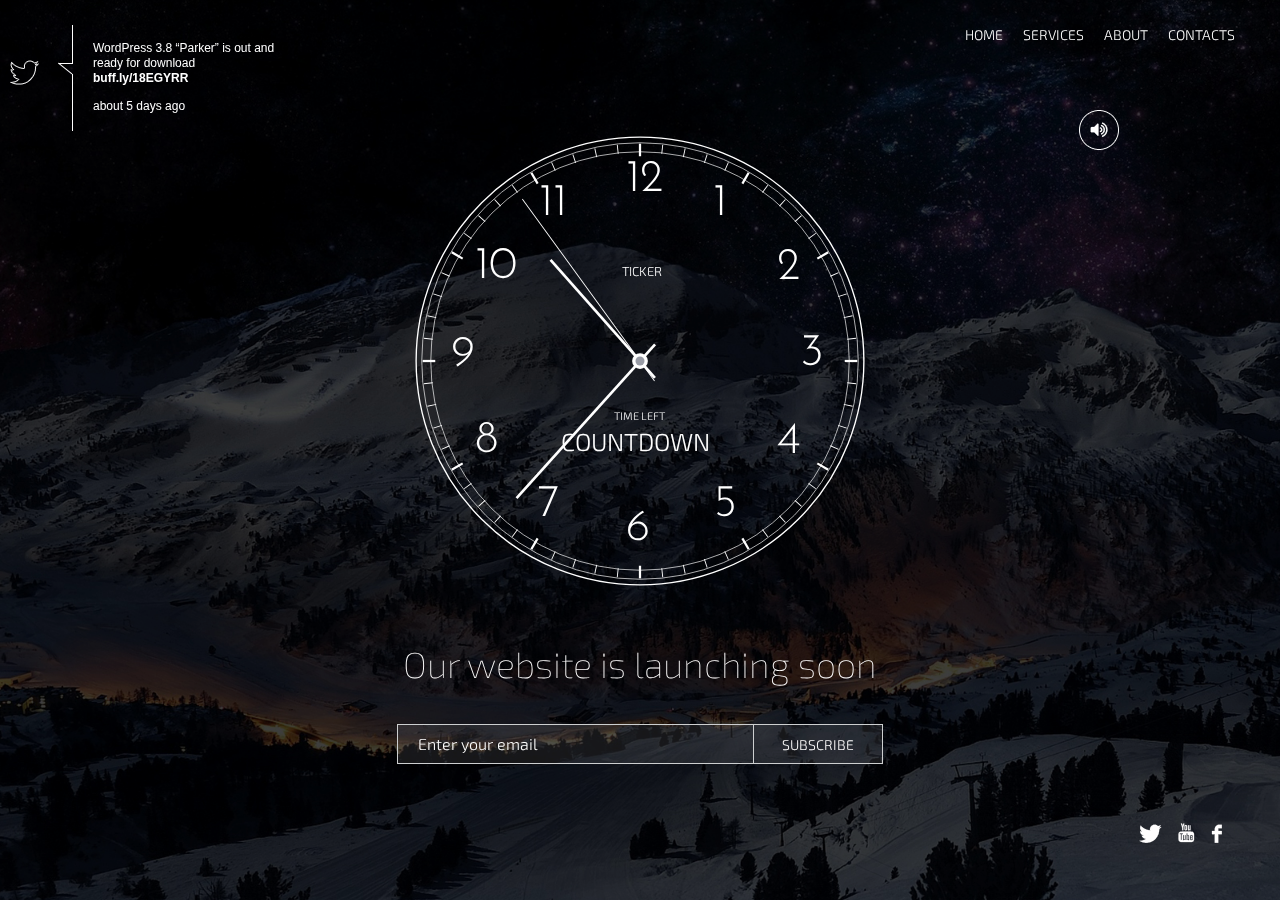
<file: index-with-video-sound.html>
<!DOCTYPE html>
<!--[if lt IE 7]>      <html class="no-js lt-ie9 lt-ie8 lt-ie7"> <![endif]-->
<!--[if IE 7]>         <html class="no-js lt-ie9 lt-ie8"> <![endif]-->
<!--[if IE 8]>         <html class="no-js lt-ie9"> <![endif]-->
<!--[if gt IE 8]><!-->
<html class="no-js">
	<!--<![endif]-->
	<head>
		<meta charset="utf-8">
		<meta http-equiv="X-UA-Compatible" content="IE=edge">
		<title>Full Screen Video Backround With Sound</title>
		<meta name="description" content="">
		<meta name="viewport" content="width=device-width, initial-scale=1">

		<link href="favicon.ico" rel="shortcut icon" type="image/x-icon" />
		<link href='http://fonts.googleapis.com/css?family=Open+Sans:300italic,400italic,600italic,700italic,400,600,700,300' rel='stylesheet' type='text/css'>
		<link href='http://fonts.googleapis.com/css?family=Exo+2:400,100,100italic,200,200italic,300,300italic,400italic,500,500italic,700,700italic,600,600italic' rel='stylesheet' type='text/css'>
		<link href='http://fonts.googleapis.com/css?family=Josefin+Sans:100,300,400,600' rel='stylesheet' type='text/css'>
		<link rel="stylesheet" type="text/css" href="css/normalize.css">
		<link rel="stylesheet" type="text/css" href="css/component.css" />
		<link rel="stylesheet" type="text/css" href="clock/css/clock.css">
		<link rel="stylesheet" type="text/css" href="css/main.css">
		<link rel="stylesheet" type="text/css" href="css/responsive.css">
		<script src="js/vendor/modernizr-2.6.2.min.js"></script>
	</head>
	<body>
		<!--[if lt IE 7]>
		<p class="browsehappy">You are using an <strong>outdated</strong> browser. Please <a href="http://browsehappy.com/">upgrade your browser</a> to improve your experience.</p>
		<![endif]-->
		<section class="main-menu-container">
			<div class="show_toggle"><a href="#"></a></div>
			<ul class="main-menu">
				<li>
					<a href="#" class="home-link">Home</a>
				</li>
				<li>
					<a href="#" data-page="services">Services</a>
				</li>
				<li>
					<a href="#" data-page="about">About</a>
				</li>
				<li>
					<a href="#" data-page="contacts">Contacts</a>
				</li>
			</ul>
		</section>
		<section class="twitter-container">
			<div class="twitter">
				<ul class="tweet_list" id="tweet_list">
					<li class="tweet_first tweet_odd">
						<span class="tweet_text">WordPress 3.8 “Parker” is out and
							<br>
							ready for download <a href="#">buff.ly/18EGYRR</a></span><span class="tweet_time"><a href="#" title="view tweet on twitter">about 5 days ago</a></span>
					</li>
					<li class="tweet_even">
						<span class="tweet_text"><span class="at">@</span><a href="http://twitter.com/BeyondLocal_">BeyondLocal_</a> <span class="at">@</span><a href="http://twitter.com/bespokeav">bespokeav</a> Thanks :)</span><span class="tweet_time"><a href="http://twitter.com/pixelthrone/status/466325405507387392" title="view tweet on twitter">about 15 days ago</a></span>
					</li>
					<li class="tweet_odd">
						<span class="tweet_text"><span class="at">@</span><a href="http://twitter.com/geeks_in_motion">geeks_in_motion</a> ,hi for a better support please visit our online forum.I have a great team able to help you. → <a href="http://goo.gl/fghIzb">goo.gl/fghIzb</a></span><span class="tweet_time"><a href="http://twitter.com/pixelthrone/status/466280221889409024" title="view tweet on twitter">about 15 days ago</a></span>
					</li>
				</ul>
			</div>
		</section>

		<section class="mainarea">
			<div id="clock" class="active">
				<div class="clock-container">
					<div id="time-container-wrap">
						<div id="time-container">
							<div class="numbers-container"></div>
							<span id="ticker" class="clock-label">TICKER</span>
							<span id="timelable" class="clock-label">TIME LEFT</span>
							<span id="timeleft" class="clock-label">COUNTDOWN</span>
							<figure id="canvas"></figure>
						</div>
					</div>
				</div>
				<h3>Our website is launching soon</h3>
				<form action="#" class="subscribe" id="subscribe">
					<input type="email" placeholder="Enter your email" class="email form_item requiredField" name="subscribe_email" />
					<input type="submit" class='form_submit' value="subscribe" />
					<div id="form_results"></div>
				</form>
			</div>
			<div class="mainarea-content">
				<div id="services" data-page="services" class="side-page side-left went-left">
					<div class="container">
						<h2 class="title">What we do</h2>
						<ul class="services">
							<li>
								<img src="img/icons/promotion-icon.png" alt="" />
								<p>
									Promotion
								</p>
							</li>
							<li>
								<img src="img/icons/web-desing-icon.png" alt="" />
								<p>
									Web Design
								</p>
							</li>
							<li>
								<img src="img/icons/photography-icon.png" alt="" />
								<p>
									Photography
								</p>
							</li>
						</ul>
						<p>
							Lorem ipsum dolor sit amet, consectetur adipisicing elit, sed do eiusmod tempor incididunt ut labore et dolore magna aliqua. Ut enim ad minim veniam, quis nostrud exercitation ullamco laboris nisi ut aliquip ex ea commodo consequat.
						</p>
						<p>
							Duis aute irure dolor in reprehenderit in voluptate velit esse cillum dolore eu fugiat nulla pariatur. <a href="#">Excepteur sint occaecat</a> cupidatat non proident, sunt in culpa qui officia deserunt mollit anim id est laborum. Sed ut perspiciatis unde omnis iste natus error sit voluptatem accusantium doloremque laudantium, totam rem aperiam, eaque ipsa quae ab illo inventore veritatis et quasi architecto beatae.
						</p>
					</div>
				</div>
				<div id="about" data-page="about" class="side-page active">
					<div class="container">
						<h2 class="title">Who we are</h2>
						<p>
							Lorem ipsum dolor sit amet, consectetur adipiscing elit. Nulla eget nibh at libero fringilla adipiscing nec ut leo. Etiam nec purus arcu. Morbi sollicitudin at risus id malesuada. Vestibulum ante ipsum primis in faucibus orci luctus et ultrices posuere cubilia Curae; Etiam sed tincidunt arcu. Donec molestie ante sapien, sed molestie est euismod eget. Maecenas ac metus accumsan, scelerisque massa sed, porta est. Aliquam ut mollis mi. Cras id vulputate purus, ac sollicitudin ante.
						</p>
						<p>
							Integer condimentum eu lectus quis semper. Sed id metus magna. Morbi ultrices magna id euismod hendrerit. Pellentesque nec mattis odio, vitae laoreet metus. Sed eget sollicitudin est, vitae accumsan nisi. Fusce consequat imperdiet venenatis. Integer mollis hendrerit facilisis. Praesent vel mattis enim. Integer fringilla et urna vitae rutrum.
						</p>
					</div>
				</div>
				<div id="contacts" data-page="contacts" class="side-page side-right went-right">
					<div class="container">
						<h2 class="title">Get in touch</h2>
						<p>
							Lexington Avenue · New York, NY
							<br>
							P: (123) - 456 789 · email@domain.com
						</p>
						<form id='contacts_form' action="#" class="contact-list">
							<div class="field-row">
								<input class="form_item" type="text" id="name" name="name" placeholder="Name" />
							</div>
							<div class="field-row">
								<input class="form_item" type="email" id="email" name="email" placeholder="E-mail" />
							</div>
							<div class="field-row">
								<input class="form_item" type="text" id="message" name="message" placeholder="Message" />
							</div>
							<div class="field-row">
								<input type="submit" class="form_submit" value="Send Message" />
							</div>
							<div id="contact_results"></div>
						</form>
					</div>
				</div>
			</div>
			<a class="close" href="#"><img alt="" src="img/close.png"></a>
		</section>
		<section class="social-container">
			<ul class="social">
				<li>
					<a href="#"><img src="img/icons/twitter-icon.png" alt="" /></a>
				</li>
				<li>
					<a href="#"><img src="img/icons/youtube-icon.png" alt="" /></a>
				</li>
				<li>
					<a href="#"><img src="img/icons/facebook-icon.png" alt="" /></a>
				</li>
			</ul>
		</section>

		<script src="js/vendor/jquery-1.11.1.min.js" type="text/javascript" charset="utf-8"></script>
		<script src="js/vendor/min/classie.min.js" type="text/javascript" charset="utf-8"></script>
		<script src="js/vendor/jquery.easing.1.3.js" type="text/javascript" charset="utf-8"></script>
		<script src="js/vendor/jquery.tubular.1.0.js" type="text/javascript" charset="utf-8"></script>
		<script src="js/vendor/jquery.cycle.min.js" type="text/javascript" charset="utf-8"></script>
		<script src="js/plugins.js" type="text/javascript" charset="utf-8"></script>
		<script src="js/main.js" type="text/javascript" charset="utf-8"></script>

		<script src="clock/js/svg.min.js" type="text/javascript" charset="utf-8"></script>
		<script src="clock/js/svg.easing.min.js" type="text/javascript" charset="utf-8"></script>
		<script src="clock/js/svg.clock.min.js" type="text/javascript" charset="utf-8"></script>
		<script src="js/vendor/ThreeWebGL.js" type="text/javascript" charset="utf-8"></script>
		<script src="js/vendor/ThreeExtras.js" type="text/javascript" charset="utf-8"></script>
		<script src="clock/js/jquery.timers.min.js" type="text/javascript" charset="utf-8"></script>
		<script src="clock/js/clock.js" type="text/javascript" charset="utf-8"></script>
		<script type="text/javascript">
			$(function() {
				var options = {
					videoId : 'Nb5GpV_LUuU',
					start : 10,
					mute: false,
					muteButtonClass: 'sound_button'
				};
				$('body').tubular(options);
				
				$('.sound_button').click(function(){
					$(this).toggleClass('muted');
				});
			});
		</script>
		<div class="sound_button"></div>
	</body>
</html>
</file>
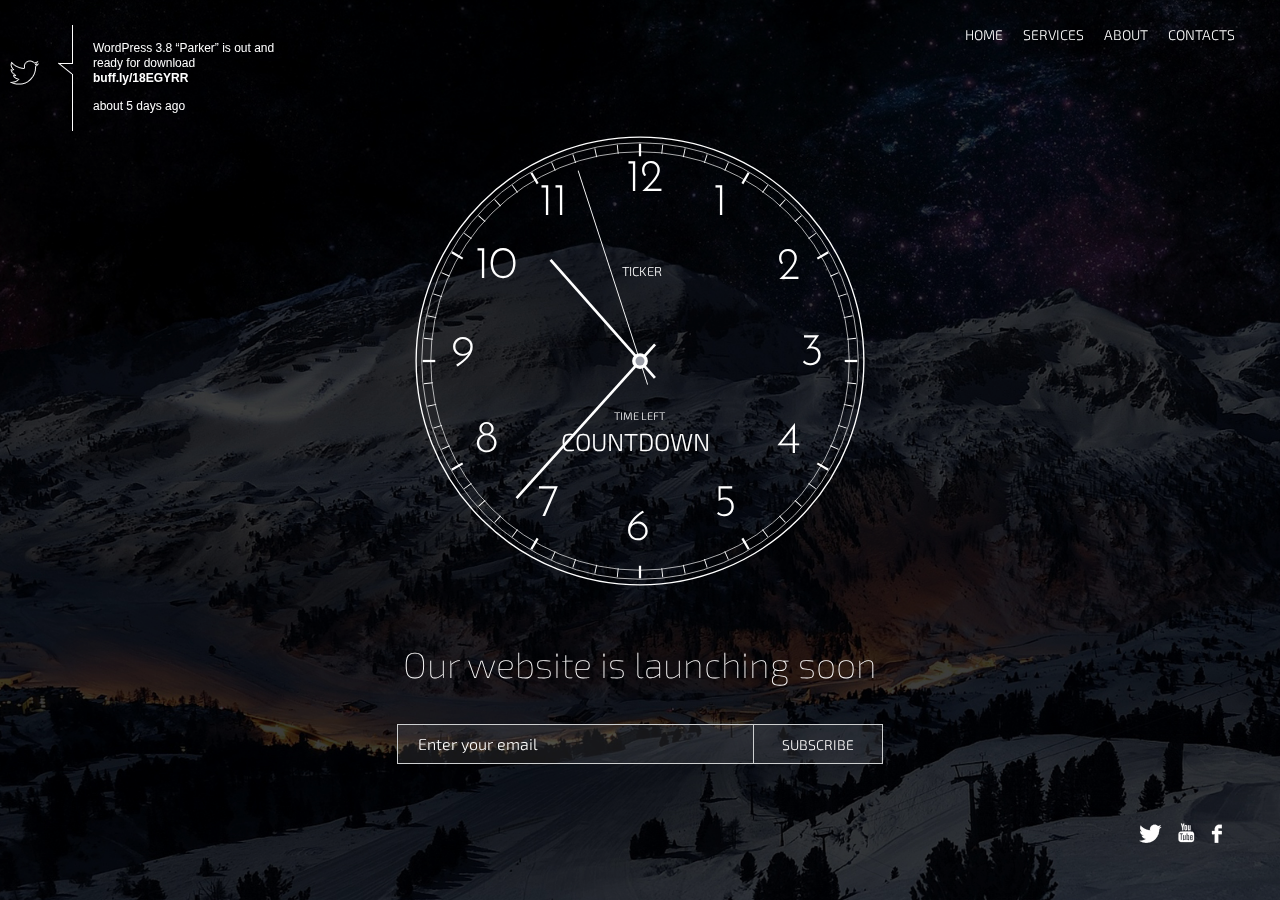
<file: index-with-video-youtube.html>
<!DOCTYPE html>
<!--[if lt IE 7]>      <html class="no-js lt-ie9 lt-ie8 lt-ie7"> <![endif]-->
<!--[if IE 7]>         <html class="no-js lt-ie9 lt-ie8"> <![endif]-->
<!--[if IE 8]>         <html class="no-js lt-ie9"> <![endif]-->
<!--[if gt IE 8]><!-->
<html class="no-js">
	<!--<![endif]-->
	<head>
		<meta charset="utf-8">
		<meta http-equiv="X-UA-Compatible" content="IE=edge">
		<title>Full Screen Video Backround</title>
		<meta name="description" content="">
		<meta name="viewport" content="width=device-width, initial-scale=1">

		<link href="favicon.ico" rel="shortcut icon" type="image/x-icon" />
		<link href='http://fonts.googleapis.com/css?family=Open+Sans:300italic,400italic,600italic,700italic,400,600,700,300' rel='stylesheet' type='text/css'>
		<link href='http://fonts.googleapis.com/css?family=Exo+2:400,100,100italic,200,200italic,300,300italic,400italic,500,500italic,700,700italic,600,600italic' rel='stylesheet' type='text/css'>
		<link href='http://fonts.googleapis.com/css?family=Josefin+Sans:100,300,400,600' rel='stylesheet' type='text/css'>
		<link rel="stylesheet" type="text/css" href="css/normalize.css">
		<link rel="stylesheet" type="text/css" href="css/component.css" />
		<link rel="stylesheet" type="text/css" href="clock/css/clock.css">
		<link rel="stylesheet" type="text/css" href="css/main.css">
		<link rel="stylesheet" type="text/css" href="css/responsive.css">
		<script src="js/vendor/modernizr-2.6.2.min.js"></script>
	</head>
	<body>
		<!--[if lt IE 7]>
		<p class="browsehappy">You are using an <strong>outdated</strong> browser. Please <a href="http://browsehappy.com/">upgrade your browser</a> to improve your experience.</p>
		<![endif]-->
		<section class="main-menu-container">
			<div class="show_toggle"><a href="#"></a></div>
			<ul class="main-menu">
				<li>
					<a href="#" class="home-link">Home</a>
				</li>
				<li>
					<a href="#" data-page="services">Services</a>
				</li>
				<li>
					<a href="#" data-page="about">About</a>
				</li>
				<li>
					<a href="#" data-page="contacts">Contacts</a>
				</li>
			</ul>
		</section>
		<section class="twitter-container">
			<div class="twitter">
				<ul class="tweet_list" id="tweet_list">
					<li class="tweet_first tweet_odd">
						<span class="tweet_text">WordPress 3.8 “Parker” is out and
							<br>
							ready for download <a href="#">buff.ly/18EGYRR</a></span><span class="tweet_time"><a href="#" title="view tweet on twitter">about 5 days ago</a></span>
					</li>
					<li class="tweet_even">
						<span class="tweet_text"><span class="at">@</span><a href="http://twitter.com/BeyondLocal_">BeyondLocal_</a> <span class="at">@</span><a href="http://twitter.com/bespokeav">bespokeav</a> Thanks :)</span><span class="tweet_time"><a href="http://twitter.com/pixelthrone/status/466325405507387392" title="view tweet on twitter">about 15 days ago</a></span>
					</li>
					<li class="tweet_odd">
						<span class="tweet_text"><span class="at">@</span><a href="http://twitter.com/geeks_in_motion">geeks_in_motion</a> ,hi for a better support please visit our online forum.I have a great team able to help you. → <a href="http://goo.gl/fghIzb">goo.gl/fghIzb</a></span><span class="tweet_time"><a href="http://twitter.com/pixelthrone/status/466280221889409024" title="view tweet on twitter">about 15 days ago</a></span>
					</li>
				</ul>
			</div>
		</section>

		<section class="mainarea">
			<div id="clock" class="active">
				<div class="clock-container">
					<div id="time-container-wrap">
						<div id="time-container">
							<div class="numbers-container"></div>
							<span id="ticker" class="clock-label">TICKER</span>
							<span id="timelable" class="clock-label">TIME LEFT</span>
							<span id="timeleft" class="clock-label">COUNTDOWN</span>
							<figure id="canvas"></figure>
						</div>
					</div>
				</div>
				<h3>Our website is launching soon</h3>
				<form action="#" class="subscribe" id="subscribe">
					<input type="email" placeholder="Enter your email" class="email form_item requiredField" name="subscribe_email" />
					<input type="submit" class='form_submit' value="subscribe" />
					<div id="form_results"></div>
				</form>
			</div>
			<div class="mainarea-content">
				<div id="services" data-page="services" class="side-page side-left went-left">
					<div class="container">
						<h2 class="title">What we do</h2>
						<ul class="services">
							<li>
								<img src="img/icons/promotion-icon.png" alt="" />
								<p>
									Promotion
								</p>
							</li>
							<li>
								<img src="img/icons/web-desing-icon.png" alt="" />
								<p>
									Web Design
								</p>
							</li>
							<li>
								<img src="img/icons/photography-icon.png" alt="" />
								<p>
									Photography
								</p>
							</li>
						</ul>
						<p>
							Lorem ipsum dolor sit amet, consectetur adipisicing elit, sed do eiusmod tempor incididunt ut labore et dolore magna aliqua. Ut enim ad minim veniam, quis nostrud exercitation ullamco laboris nisi ut aliquip ex ea commodo consequat.
						</p>
						<p>
							Duis aute irure dolor in reprehenderit in voluptate velit esse cillum dolore eu fugiat nulla pariatur. <a href="#">Excepteur sint occaecat</a> cupidatat non proident, sunt in culpa qui officia deserunt mollit anim id est laborum. Sed ut perspiciatis unde omnis iste natus error sit voluptatem accusantium doloremque laudantium, totam rem aperiam, eaque ipsa quae ab illo inventore veritatis et quasi architecto beatae.
						</p>
					</div>
				</div>
				<div id="about" data-page="about" class="side-page active">
					<div class="container">
						<h2 class="title">Who we are</h2>
						<p>
							Lorem ipsum dolor sit amet, consectetur adipiscing elit. Nulla eget nibh at libero fringilla adipiscing nec ut leo. Etiam nec purus arcu. Morbi sollicitudin at risus id malesuada. Vestibulum ante ipsum primis in faucibus orci luctus et ultrices posuere cubilia Curae; Etiam sed tincidunt arcu. Donec molestie ante sapien, sed molestie est euismod eget. Maecenas ac metus accumsan, scelerisque massa sed, porta est. Aliquam ut mollis mi. Cras id vulputate purus, ac sollicitudin ante.
						</p>
						<p>
							Integer condimentum eu lectus quis semper. Sed id metus magna. Morbi ultrices magna id euismod hendrerit. Pellentesque nec mattis odio, vitae laoreet metus. Sed eget sollicitudin est, vitae accumsan nisi. Fusce consequat imperdiet venenatis. Integer mollis hendrerit facilisis. Praesent vel mattis enim. Integer fringilla et urna vitae rutrum.
						</p>
					</div>
				</div>
				<div id="contacts" data-page="contacts" class="side-page side-right went-right">
					<div class="container">
						<h2 class="title">Get in touch</h2>
						<p>
							Lexington Avenue · New York, NY
							<br>
							P: (123) - 456 789 · email@domain.com
						</p>
						<form id='contacts_form' action="#" class="contact-list">
							<div class="field-row">
								<input class="form_item" type="text" id="name" name="name" placeholder="Name" />
							</div>
							<div class="field-row">
								<input class="form_item" type="email" id="email" name="email" placeholder="E-mail" />
							</div>
							<div class="field-row">
								<input class="form_item" type="text" id="message" name="message" placeholder="Message" />
							</div>
							<div class="field-row">
								<input type="submit" class="form_submit" value="Send Message" />
							</div>
							<div id="contact_results"></div>
						</form>
					</div>
				</div>
			</div>
			<a class="close" href="#"><img alt="" src="img/close.png"></a>
		</section>
		<section class="social-container">
			<ul class="social">
				<li>
					<a href="#"><img src="img/icons/twitter-icon.png" alt="" /></a>
				</li>
				<li>
					<a href="#"><img src="img/icons/youtube-icon.png" alt="" /></a>
				</li>
				<li>
					<a href="#"><img src="img/icons/facebook-icon.png" alt="" /></a>
				</li>
			</ul>
		</section>

		<script src="js/vendor/jquery-1.11.1.min.js" type="text/javascript" charset="utf-8"></script>
		<script src="js/vendor/min/classie.min.js" type="text/javascript" charset="utf-8"></script>
		<script src="js/vendor/jquery.easing.1.3.js" type="text/javascript" charset="utf-8"></script>
		<script src="js/vendor/jquery.tubular.1.0.js" type="text/javascript" charset="utf-8"></script>
		<script src="js/vendor/jquery.cycle.min.js" type="text/javascript" charset="utf-8"></script>
		<script src="js/plugins.js" type="text/javascript" charset="utf-8"></script>
		<script src="js/main.js" type="text/javascript" charset="utf-8"></script>

		<script src="clock/js/svg.min.js" type="text/javascript" charset="utf-8"></script>
		<script src="clock/js/svg.easing.min.js" type="text/javascript" charset="utf-8"></script>
		<script src="clock/js/svg.clock.min.js" type="text/javascript" charset="utf-8"></script>
		<script src="js/vendor/ThreeWebGL.js" type="text/javascript" charset="utf-8"></script>
		<script src="js/vendor/ThreeExtras.js" type="text/javascript" charset="utf-8"></script>
		<script src="clock/js/jquery.timers.min.js" type="text/javascript" charset="utf-8"></script>
		<script src="clock/js/clock.js" type="text/javascript" charset="utf-8"></script>
		<script type="text/javascript">
			$(function() {
				var options = {
					videoId : '9JXVUP1hyxA',
					start : 10
				};
				$('body').tubular(options);
			});
		</script>
	</body>
</html>
</file>
<file: css/bg-slider.css>
body {
	background: #000;
}
.cb-slideshow,
.cb-slideshow:after {
    position: fixed;
    width: 100%;
    height: 100%;
    top: 0px;
    left: 0px;
    z-index: 0;
    margin: 0;
    padding: 0;
}
.cb-slideshow li span {
    width: 100%;
    height: 100%;
    position: absolute;
    top: 0px;
    left: 0px;
    background-size: cover;
    background-position: 50% 50%;
    background-repeat: none;
    opacity: 0;
    z-index: 0;
	-webkit-backface-visibility: hidden;
    -webkit-animation: imageAnimation 36s linear infinite 0s;
    -moz-animation: imageAnimation 36s linear infinite 0s;
    -o-animation: imageAnimation 36s linear infinite 0s;
    -ms-animation: imageAnimation 36s linear infinite 0s;
    animation: imageAnimation 36s linear infinite 0s;
}
.cb-slideshow li div {
    z-index: 1000;
    position: absolute;
    bottom: 30px;
    left: 0px;
    width: 100%;
    text-align: center;
    opacity: 0;
    -webkit-animation: titleAnimation 36s linear infinite 0s;
    -moz-animation: titleAnimation 36s linear infinite 0s;
    -o-animation: titleAnimation 36s linear infinite 0s;
    -ms-animation: titleAnimation 36s linear infinite 0s;
    animation: titleAnimation 36s linear infinite 0s;
}
.cb-slideshow li div h3 {
    font-family: 'PT Sans Narrow', 'Arial Narrow', Arial, sans-serif;
    font-size: 160px;
    padding: 0 30px;
    line-height: 120px;
    color: rgba(255,255,255,0.8);
}
.cb-slideshow li:nth-child(1) span { background-image: url(../img/bg/bg1.jpg) }
.cb-slideshow li:nth-child(2) span {
    background-image: url(../img/bg/bg2.jpg);
    -webkit-animation-delay: 6s;
    -moz-animation-delay: 6s;
    -o-animation-delay: 6s;
    -ms-animation-delay: 6s;
    animation-delay: 6s;
}
.cb-slideshow li:nth-child(3) span {
    background-image: url(../img/bg/bg3.jpg);
    -webkit-animation-delay: 12s;
    -moz-animation-delay: 12s;
    -o-animation-delay: 12s;
    -ms-animation-delay: 12s;
    animation-delay: 12s;
}
.cb-slideshow li:nth-child(4) span {
    background-image: url(../img/bg/bg4.jpg);
    -webkit-animation-delay: 18s;
    -moz-animation-delay: 18s;
    -o-animation-delay: 18s;
    -ms-animation-delay: 18s;
    animation-delay: 18s;
}
.cb-slideshow li:nth-child(5) span {
    background-image: url(../img/bg/bg5.jpg);
    -webkit-animation-delay: 24s;
    -moz-animation-delay: 24s;
    -o-animation-delay: 24s;
    -ms-animation-delay: 24s;
    animation-delay: 24s;
}
.cb-slideshow li:nth-child(6) span {
    background-image: url(../img/bg/bg6.jpg);
    -webkit-animation-delay: 30s;
    -moz-animation-delay: 30s;
    -o-animation-delay: 30s;
    -ms-animation-delay: 30s;
    animation-delay: 30s;
}
.cb-slideshow li:nth-child(2) div {
    -webkit-animation-delay: 6s;
    -moz-animation-delay: 6s;
    -o-animation-delay: 6s;
    -ms-animation-delay: 6s;
    animation-delay: 6s;
}
.cb-slideshow li:nth-child(3) div {
    -webkit-animation-delay: 12s;
    -moz-animation-delay: 12s;
    -o-animation-delay: 12s;
    -ms-animation-delay: 12s;
    animation-delay: 12s;
}
.cb-slideshow li:nth-child(4) div {
    -webkit-animation-delay: 18s;
    -moz-animation-delay: 18s;
    -o-animation-delay: 18s;
    -ms-animation-delay: 18s;
    animation-delay: 18s;
}
.cb-slideshow li:nth-child(5) div {
    -webkit-animation-delay: 24s;
    -moz-animation-delay: 24s;
    -o-animation-delay: 24s;
    -ms-animation-delay: 24s;
    animation-delay: 24s;
}
.cb-slideshow li:nth-child(6) div {
    -webkit-animation-delay: 30s;
    -moz-animation-delay: 30s;
    -o-animation-delay: 30s;
    -ms-animation-delay: 30s;
    animation-delay: 30s;
}
@-webkit-keyframes imageAnimation { 
	0% {
	    opacity: 0;
	    -webkit-animation-timing-function: ease-in;
	}
	8% {
	    opacity: 1;
	    -webkit-transform: scale(1.05);
	    -webkit-animation-timing-function: ease-out;
	}
	17% {
	    opacity: 1;
	    -webkit-transform: scale(1.1);
	}
	22% {
		opacity: 0;
		-webkit-transform: scale(1.1) translateY(0%);
	}
	25% {
	    opacity: 0;
	    -webkit-transform: scale(1.1) translateY(0%);
	}
	100% { opacity: 0 }
}
@-moz-keyframes imageAnimation { 
	0% {
	    opacity: 0;
	    -moz-animation-timing-function: ease-in;
	}
	8% {
	    opacity: 1;
	    -moz-transform: scale(1.05);
	    -moz-animation-timing-function: ease-out;
	}
	17% {
	    opacity: 1;
	    -moz-transform: scale(1.1);
	}
	22% {
		opacity: 0;
		-webkit-transform: scale(1.1) translateY(0%);
	}
	25% {
	    opacity: 0;
	    -moz-transform: scale(1.1) translateY(0%);
	}
	100% { opacity: 0 }
}
@-o-keyframes imageAnimation { 
	0% {
	    opacity: 0;
	    -o-animation-timing-function: ease-in;
	}
	8% {
	    opacity: 1;
	    -o-transform: scale(1.05);
	    -o-animation-timing-function: ease-out;
	}
	17% {
	    opacity: 1;
	    -o-transform: scale(1.1);
	}
	22% {
		opacity: 0;
		-webkit-transform: scale(1.1) translateY(0%);
	}
	25% {
	    opacity: 0;
	    -o-transform: scale(1.1) translateY(0%);
	}
	100% { opacity: 0 }
}
@-ms-keyframes imageAnimation { 
	0% {
	    opacity: 0;
	    -ms-animation-timing-function: ease-in;
	}
	8% {
	    opacity: 1;
	    -ms-transform: scale(1.05);
	    -ms-animation-timing-function: ease-out;
	}
	17% {
	    opacity: 1;
	    -ms-transform: scale(1.1);
	}
	22% {
		opacity: 0;
		-webkit-transform: scale(1.1);
	}
	25% {
	    opacity: 0;
	    -ms-transform: scale(1.1);
	}
	100% { opacity: 0 }
}
@keyframes imageAnimation { 
	0% {
	    opacity: 0;
	    animation-timing-function: ease-in;
	}
	8% {
	    opacity: 1;
	    transform: scale(1.05);
	    animation-timing-function: ease-out;
	}
	17% {
	    opacity: 1;
	    transform: scale(1.1);
	}
	22% {
		opacity: 0;
		-webkit-transform: scale(1.1);
	}
	25% {
	    opacity: 0;
	    -transform: scale(1.1);
	}
	100% { opacity: 0 }
}
/* Показываем хотя бы что-то, когда анимации не поддерживаются */
.no-cssanimations .cb-slideshow li span{
	opacity: 1;
}
@media screen and (max-width: 1140px) { 
	.cb-slideshow li div h3 { font-size: 100px }
}
@media screen and (max-width: 600px) { 
	.cb-slideshow li div h3 { font-size: 50px }
}
</file>
<file: clock/css/clock.css>
#canvas {
	height: 100%;
	width: 100%;
	margin: 0;
	padding: 0;
	position: absolute;
	z-index: 1;
}
#time-container {
	width: 555px;
	height: 555px;
	margin: 0 auto;
	position: relative;
	z-index: 0;
}
.numbers-container {
	position: absolute;
	top: 0;
	bottom: 0;
	left: 0;
	right: 0;
}
#time-container span {
	color: #FFFFFF;
	position: absolute;
	z-index: 2;
}
.clock-number {
	font-family: 'Josefin Sans', sans-serif;/*100 300 400 600*/
	font-weight: 300;
	font-size: 350%;
}
.clock-label {
	font-family: 'Exo 2', sans-serif;
	font-weight: 300;
}
#ticker {
	font-size: 100%;
	left: 255px;
	top: 155px;
}
#timelable {
	font-size: 85%;
	left: 245px;
	top: 335px;
}
#timeleft {
	font-size: 190%;
	left: 180px;
	top: 355px;
}
</file>
<file: css/main.css>
/*------------------------------------------------------------------
[Master Stylesheet]

Project:	Analog Clock
Version:	1.0
Last change:	04/08/14 [fixed Float bug, vf]
-------------------------------------------------------------------*/

/* ==========================================================================
   Base styles: opinionated defaults
   ========================================================================== */


/**

Table Of Contents

1. Body
2. Clock
3. Services
4. Contacts
5. Twitter Widget
6. Main Menu
7. Social Menu
8. Cloud Background
9. Splash Page Thumbs

**/

/*------------------------------------------------------------------
[1. Body]
*/

html,
button,
input,
select,
textarea {
    color: #222;
}

html {
    font-size: 1em;
    line-height: 1.4;
 	height: 100%;
}
body {
  	height: 100%;
}
#tubular-shield {
	background: rgba(0,0,0, .2);
}

/*
 * Remove text-shadow in selection highlight: h5bp.com/i
 * These selection rule sets have to be separate.
 * Customize the background color to match your design.
 */

::-moz-selection {
    background: #b3d4fc;
    text-shadow: none;
}

::selection {
    background: #b3d4fc;
    text-shadow: none;
}

/*
 * A better looking default horizontal rule
 */

hr {
    display: block;
    height: 1px;
    border: 0;
    border-top: 1px solid #ccc;
    margin: 1em 0;
    padding: 0;
}

/*
 * Remove the gap between images, videos, audio and canvas and the bottom of
 * their containers: h5bp.com/i/440
 */

audio,
canvas,
img,
video {
    vertical-align: middle;
}

/*
 * Remove default fieldset styles.
 */

fieldset {
    border: 0;
    margin: 0;
    padding: 0;
}

/*
 * Allow only vertical resizing of textareas.
 */

textarea {
    resize: vertical;
}

/* ==========================================================================
   Browse Happy prompt
   ========================================================================== */

.browsehappy {
    margin: 0.2em 0;
    background: #ccc;
    color: #000;
    padding: 0.2em 0;
}
#snowflakes,
#rain_wrapper,
#rain_bg {
	position: fixed;
	top: 0;
	bottom: 0;
	left: 0;
	right: 0;
	z-index: 2;
	max-width: 100%;
}
#rain_bg {
	width: 100%;
}
/* ==========================================================================
   Author's custom styles
   ========================================================================== */




body {
	background: url('../img/bg/bg1.jpg') no-repeat center center fixed;
	-webkit-background-size: cover;
	-moz-background-size: cover;
	-o-background-size: cover;
	background-size: cover;
}

body.singlecolor {
	background: #fff200;
}
body.raindrops {
	background: url(../img/rain-bg.jpg) center center no-repeat;
	background-size: cover;
}
body.snowflakes {
	background: url(../img/snowflakes.jpg) center center no-repeat;
	background-size: cover;
}
body.singleimg {
	background: url(../img/singleimg.jpg) center center no-repeat;
	background-size: cover;
}

#change {
	background:  url('../img/demo/bg.png') no-repeat center center fixed #a6a6a6;
	-webkit-background-size: cover;
	-moz-background-size: cover;
	-o-background-size: cover;
	background-size: cover;
}

body {
	overflow: hidden;
}

.mainarea {
	display: table;
	font-weight: 300;
	height: 100%;
	min-height: 100%;
	position: relative;
	vertical-align: middle;
	width: 100%;
	z-index: 50;
}
.mainarea-content {
	height: 100%;
	min-height: 100%;
	overflow: hidden;
	padding: 46px 0;
	position: absolute;
	text-align: center;
	width: 100%;
	z-index: -1;
	opacity: 0;
	-webkit-transition: all 1000ms ease;
	-moz-transition: all 1000ms ease;
	-ms-transition: all 1000ms ease;
	-o-transition: all 1000ms ease;
	transition: all 1000ms ease;
	-ms-transform: scale(0.3,0.3); /* IE 9 */
    -webkit-transform: scale(0.3,0.3); /* Chrome, Safari, Opera */
    transform: scale(0.3,0.3);
	-webkit-perspective: 1500px;
	-webkit-perspective-origin: 50% 319px;
	-moz-perspective: 1500px;
	-moz-perspective-origin: 50% 319px;
	perspective: 1500px;
	perspective-origin: 50% 319px;
}
.mainarea-content.active {
	opacity: 1;
	z-index: 30;
	-ms-transform: scale(1,1); /* IE 9 */
    -webkit-transform: scale(1,1); /* Chrome, Safari, Opera */
    transform: scale(1,1);
}
.side-page {
	width: 100%;
	top: 50%;
	position: absolute;
	z-index: 1;
}
.side-page .container {
	width: 100%;
	max-width: 800px;
	margin: 0 auto;
	-webkit-box-sizing: border-box;
	-moz-box-sizing: border-box;
	box-sizing: border-box;
	-webkit-transition: all 500ms ease;
	-moz-transition: all 500ms ease;
	-ms-transition: all 500ms ease;
	-o-transition: all 500ms ease;
	transition: all 500ms ease;
}
.side-page.side-left {
	-moz-transform: translate3d(-100%, -50%, -500px) rotateY(75deg);
	-webkit-transform: translate3d(-100%, -50%, -500px) rotateY(75deg);
	-ms-transform: translate3d(-100%, -50%, -500px) rotateY(75deg);
	transform: translate3d(-100%, -50%, -500px) rotateY(75deg);
} 
.side-page.side-right {
	-moz-transform: translate3d(100%, -50%, -500px) rotateY(-75deg);
	-webkit-transform: translate3d(100%, -50%, -500px) rotateY(-75deg);
	-ms-transform: translate3d(100%, -50%, -500px) rotateY(-75deg);
	transform: translate3d(100%, -50%, -500px) rotateY(-75deg);
}
.side-page.went-left {
	left: auto;
	-moz-transform: translate3d(-50%, -50%, -300px) rotateY(75deg);
	-webkit-transform: translate3d(-30%, -60%, 300px) rotateY(75deg);
	-ms-transform: translate3d(-50%, -50%, -300px) rotateY(75deg);
	transform: translate3d(-50%, -50%, -300px) rotateY(75deg);
}
.side-page.went-right {
	right: auto;
	-moz-transform: translate3d(50%, -50%, -300px) rotateY(-75deg);
	-webkit-transform: translate3d(30%, -60%, 300px) rotateY(-75deg);
	-ms-transform: translate3d(50%, -50%, -300px) rotateY(-75deg);
	transform: translate3d(50%, -50%, -300px) rotateY(-75deg);
}
.side-page.went-left .container, .side-page.went-right .container {
	-webkit-transform: scale(0.7,0.7)
}
.side-page.went-left, .side-page.went-right {
	z-index: 2000;
	position: absolute;
	cursor: pointer;
}
.side-page.active {
	-moz-transform: translate3d(0%, -50%, 0) rotateY(0deg);
	-webkit-transform: translate3d(0%, -50%, 0) rotateY(0deg);
	-ms-transform: translate3d(0%, -50%, 0) rotateY(0deg);
	transform: translate3d(0%, -50%, 0) rotateY(0deg);
}
.side-page.side-left .container, .side-page.side-right .container {
	opacity: 0;
}
.side-page.went-left .container, .side-page.went-right .container {
	opacity: 0.25;
}
.side-page.went-left:hover .container, .side-page.went-right:hover .container {
	opacity: 0.6;
}
.side-page.active .container {
	opacity: 1 !important;
}

/* ----- Main area ----- */
.mainarea h2 {
	margin: 0 0 57px 0;
	font-family: 'Exo 2', sans-serif;
	font-weight: 100;
	font-size: 72px;
	color: #fffefe;
	text-align: center;
}
.mainarea h3 {
	margin: 0 0 35px 0;
	color: #fffefe;
	font-family: 'Exo 2', sans-serif;
	font-weight: 100;
	font-size: 36px;
	text-align: center;
}
.mainarea p {
	margin: 0 0 24px 0;
	font-family: 'Open Sans', sans-serif;
	font-weight: 300;
	color: #fffefe;
	font-size: 18px;
	line-height: 24px;
	text-align: center;
}
.mainarea p a {
	color: #e4e38d;
	text-decoration: none;
}
.mainarea p a:hover {
	text-decoration: underline;
}

#component {
	bottom: 0;
	top: 0;
	height: 100%;
}

.itemwrap {
	width: 880px;
	margin: 0 auto;
	z-index: 50;
}
.itemwrap > li {
	padding-top: 50px;
	-webkit-box-sizing: border-box;
	-moz-box-sizing: border-box;
	box-sizing: border-box;
}
.itemwrap > li > div {
	top: 50%;
	width: 100%;
	position: absolute;
}

.custom-select {
	position: absolute;
	bottom: 20px;
	right: 20px;
}

/*------------------------------------------------------------------
[2. Clock]
*/

#clock {
	position: absolute;
	width: 100%;
	top: 50%;
	position: absolute;
	opacity: 0;
	z-index: -1;
	-webkit-transition: all 1000ms ease;
	-moz-transition: all 1000ms ease;
	-ms-transition: all 1000ms ease;
	-o-transition: all 1000ms ease;
	transition: all 1000ms ease;
	-ms-transform: scale(0.3,0.3);
    -webkit-transform: scale(0.3,0.3);
    transform: scale(0.3,0.3);
}
#clock.active {
	opacity: 1;
	z-index: 30;
	-ms-transform: scale(1,1);
    -webkit-transform: scale(1,1);
    transform: scale(1,1);
}
.clock-container {
	text-align: center;
	margin-bottom: 53px;
}
.subscribe {
	overflow: hidden;
	width: 486px;
	margin: 0 auto;
}
.subscribe input[type="email"] {
	display: block;
	float: left;
	width: 315px;
	height: 38px;
	line-height: 38px;
	padding: 0 20px;
	font-weight: 300;
	border: 1px solid #cdcfd0;
	background: rgba(255, 255, 255, 0.09);
	font-family: 'Exo 2', sans-serif;
	font-size: 16px;
	color: #ffffff;
}
.subscribe input[type="submit"] {
	display: block;
	float: left;
	height: 40px;
	line-height: 40px;
	padding: 0 28px;
	font-weight: 300;
	border: 1px solid #cdcfd0;
	border-left-width: 0;
	background: rgba(255, 255, 255, 0.09);
	font-size: 14px;
	font-family: 'Exo 2', sans-serif;
	text-transform: uppercase;
	color: #fffefe;
}
.subscribe input[type="submit"]:hover {
	background: none repeat scroll 0 0 rgba(0, 0, 0, 0.25);
}
.subscribe .error {
	display: block;
	clear: both;
	padding-top: 10px;
	margin-right: 2px;
	text-align: right;
	font-family: 'Exo 2',sans-serif;
	font-size: 14px;
	font-weight: 300;
	color: #FFFFFF;
}
.success {
	text-align: center;
	font-size: 19px;
	font-family: 'Exo 2',sans-serif;
	font-weight: 300;
	color: #fff;
}
#form_results {
	display: none;
	clear: both;
	padding: 10px 0;
}

/*------------------------------------------------------------------
[3. Services]
*/

.services {
	text-align: center;
	margin-bottom: 44px;
}
.services li {
	display: inline-block;
	text-align: center;
	margin: 0 34px;
}
.services li img {
	margin-bottom: 14px;
}
.services li p {
	margin: 0;
	font-size: 24px;
	color: #fffefe;
	font-family: 'Exo 2', sans-serif;
	font-weight: 200;
}

/*------------------------------------------------------------------
[4. Contacts]
*/

::-webkit-input-placeholder { /* WebKit browsers */
	color:    #fff;
	opacity:  1;
}
:-moz-placeholder { /* Mozilla Firefox 4 to 18 */
	color:    #fff;
	opacity:  1;
}
::-moz-placeholder { /* Mozilla Firefox 19+ */
	color:    #fff;
	opacity:  1;
}
:-ms-input-placeholder { /* Internet Explorer 10+ */
	color:    #fff;
	opacity:  1;
}

.error_block {
	padding: 5px 0;
	color: #fff;
}
#contact_results {
	padding: 10px 0;
}

.contact-list {
	width: 342px;
	margin: 61px auto 0px auto;
	text-align: center;
}
.contact-list input[type="text"],
.contact-list input[type="email"] {
	width: 100%;
	height: 32px;
	line-height: 32px;
	margin-bottom: 15px;
	background: none;
	border: none;
	border-bottom: 1px solid #a8a8aa;
	font-family: 'Exo 2', sans-serif;
	font-size: 18px;
	color: #ffffff;
	text-align: center;
}
.contact-list input[type="submit"] {
	display: inline-block;
	font-size: 14px;
	margin-top: 35px;
	text-align: center;
	padding: 0 43px;
	height: 50px;
	line-height: 50px;
	border: 1px solid #cdcfd0;
	background: none;
	color: #ffffff;
	font-weight: 300;
	text-transform: uppercase;
}
.contact-list input[type="submit"]:hover {
	background: none repeat scroll 0 0 rgba(0, 0, 0, 0.25);
}

.close {
	display: block;
	position: absolute;
	z-index: 1000;
	top: 20%;
	right: 20%;
	opacity: 0;
}
.close.active {
	opacity: 1;
}
.close:hover img {
	transform: rotateY(180deg);
	-o-transition: rotateY(180deg);
	-ms-transform: rotateY(180deg);
	-webkit-transform: rotateY(180deg);
}

/*------------------------------------------------------------------
[5. Twitter]
*/

.twitter-container {
	position: absolute;
	top: 126px;
	left: 110px;
	min-height: 106px;
	min-width: 290px;
	padding-left: 64px;
	z-index: 50;
	background: url('../img/twitter-bg.png') no-repeat left top;
	-webkit-box-sizing: border-box;
	-moz-box-sizing: border-box;
	box-sizing: border-box;
}
.twitter {
	margin: 16px 19px;
}
.tweet_list {
	list-style: none;
	margin: 0;
	padding-left: 0;
	width: 190px;
}
.tweet_list li {
	font-size: 12px;
	line-height: 15px;
	color: #ffffff;
	font-family: 'Open Sans': sans-serif;
	display: none;
}
.tweet_list li a {
	color: #fff;
	text-decoration: none;
}
.tweet_list li .tweet_text a {
	font-weight: bold;
}
.tweet_list li .tweet_time {
	display: block;
	margin-top: 13px;
}
.tweet_list .tweet_first {
	display: block;
}

/*------------------------------------------------------------------
[6. Main Menu]
*/

.show_toggle {
	display: none;
	position: absolute;
	top: 0;
	left: 0;
	right: 0;
	text-align: center;
}
.show_toggle a {
	position: relative;
	display: inline-block;
	width: 26px;
	height: 2px;
	background: rgba(255, 255, 255, .8);
}
.show_toggle a:after,
.show_toggle a:before {
	content: "";
	display: block;
	position: absolute;
	left: 0;
	right: 0;
	height: 3px;
	top: -5px;
	border-top: 2px solid rgba(255, 255, 255, .8);
}
.show_toggle a:before {
	top: 2px;
	border-top: none;
	border-bottom: 2px solid rgba(255, 255, 255, .8);
}
.menu_show .show_toggle {
	top: 4px;
}
.menu_show .show_toggle a {
	margin-top: 5px;
	background: none;
}
.menu_show .show_toggle a:before {
	top: 0;
	-webkit-transform: rotate(45deg);
	-moz-transform: rotate(45deg);
	-ms-transform: rotate(45deg);
	-o-transform: rotate(45deg);
	transform: translateZ(1px) rotate(45deg);
	background: #fff;
	height: 2px;
	border: none;
}
.menu_show .show_toggle a:after {
	top: 0;
	-webkit-transform: rotate(-45deg);
	-moz-transform: rotate(-45deg);
	-ms-transform: rotate(-45deg);
	-o-transform: rotate(-45deg);
	transform: translateZ(1px) rotate(-45deg);
	background: #fff;
	height: 2px;
	border: none;
}
.main-menu-container {
	position: absolute;
	left: 100px;
	bottom: 50px;
	z-index: 999;
}
.main-menu-container .main-menu {
	margin: 0;
	padding: 0;
	list-style: none;
}
.main-menu li {
	float: left;
	margin-right: 20px;
}
.main-menu li a {
	display: block;
	position: relative;
	text-transform: uppercase;
	color: #ffffff;
	text-decoration: none;
	font-size: 14px;
	font-family: 'Exo 2', sans-serif;
	font-weight: 300;
}
.main-menu li a:before {
	content: ' ';
	background-color: #ffffff;
	position: absolute;
	display: block;
	bottom: -2px;
	height: 1px;
	width: 0%;
	right: 0;
	left: auto;
	-webkit-transition: width 0.3s cubic-bezier(1, 0, 0, 1);
	-moz-transition: width 0.3s cubic-bezier(1, 0, 0, 1);
	-o-transition: width 0.3s cubic-bezier(1, 0, 0, 1);
	transition: width 0.3s cubic-bezier(1, 0, 0, 1);
}
.main-menu li a:hover:before, .main-menu li.active a:before {
	left: 0;
    right: auto;
    width: 100%;
}

/*------------------------------------------------------------------
[7. Social]
*/

.social-container {
	position: absolute;
	bottom: 56px;
	right: 50px;
	z-index: 50;
}
.social {
	margin: 0;
	padding: 0;
	list-style: none;
}
.social li {
	float: left;
	margin: 0 8px;
}
.social li a:hover {
	opacity: 0.7;
}

/*------------------------------------------------------------------
[8. Cloud]
*/

.cloud {
	overflow: hidden;
	position: fixed;
	top: 0;
	bottom: 0;
	right: 0;
	left: 0;
}
.cloud:before {
	display: block;
	content: ' ';
	width: 100%;
	position: fixed;
	bottom: 0;
	top: 0;
	left: 0;
	right: 0;
	opacity: 0.5;
	background-color: #000;
}

/*------------------------------------------------------------------
[9. Thumbs]
*/
#demo_thumbs_wrap {
	max-width: 1250px;
	position: relative;
	margin: 0 auto;
	height: 100%;
}
#demo_thumbs {
	display: none;
	left: 0;
	right: 0;
	overflow: hidden;
	position: absolute;
	top: 50%;
	margin: 0;
	padding: 0;
	text-align: center;
}
#demo_thumbs li {
	height: 282px;
	margin: 0 28px;
	list-style: none;
	display: inline-block;
}
#demo_thumbs li a {
	text-decoration: none;
	outline: none;
}
#demo_thumbs li h4 {
	font-size: 20px;
	line-height: 24px;
	color: #3b424b;
	font-weight: 400;
	font-family: 'Exo 2', sans-serif;
	margin: 0 0 8px;
	-webkit-transition: all ease .2s;
	-moz-transition: all ease .2s;
	-ms-transition: all ease .2s;
	-o-transition: all ease .2s;
	transition: all ease .2s;
}
#demo_thumbs li a:hover h4 {
	color: #000;
}

/* ----- Transition ----- */
.social-icons li a, .social-icons li a img, .social-icons li, .close, .close img, input[type="submit"], .thumbs .thumb {
	-webkit-transition: all 300ms ease;
	-moz-transition: all 300ms ease;
	-ms-transition: all 300ms ease;
	-o-transition: all 300ms ease;
	transition: all 300ms ease;
}

.side-page  {
	-webkit-transition: all 1100ms ease;
	-moz-transition: all 1100ms ease;
	-ms-transition: all 1100ms ease;
	-o-transition: all 1100ms ease;
	transition: all 1100ms ease;
}

footer {
	position: absolute;
	bottom: 0;
	background: #3b424b;
	width: 100%;
	height: 57px;
	font-size: 12px;
	font-family: 'Exo 2', sans-serif;
	color: #b0bfc4;
	line-height: 57px;
	text-align: center;
}

.sound_button {
	cursor: pointer;
	z-index: 999;
	display: block;
	position: fixed;
	top: 110px;
	right: 161px;
	width: 40px;
	height: 40px;
	background: url(../img/volume_control.png) 0 -51px no-repeat;
}
.sound_button:hover {
	background-position: 0 0;
}
.sound_button.muted {
	background-position: 0 bottom;
}


/* ==========================================================================
   Helper classes
   ========================================================================== */

/*
 * Image replacement
 */

.ir {
    background-color: transparent;
    border: 0;
    overflow: hidden;
    /* IE 6/7 fallback */
    *text-indent: -9999px;
}

.ir:before {
    content: "";
    display: block;
    width: 0;
    height: 150%;
}

/*
 * Hide from both screenreaders and browsers: h5bp.com/u
 */

.hidden {
    display: none !important;
    visibility: hidden;
}

/*
 * Hide only visually, but have it available for screenreaders: h5bp.com/v
 */

.visuallyhidden {
    border: 0;
    clip: rect(0 0 0 0);
    height: 1px;
    margin: -1px;
    overflow: hidden;
    padding: 0;
    position: absolute;
    width: 1px;
}

/*
 * Extends the .visuallyhidden class to allow the element to be focusable
 * when navigated to via the keyboard: h5bp.com/p
 */

.visuallyhidden.focusable:active,
.visuallyhidden.focusable:focus {
    clip: auto;
    height: auto;
    margin: 0;
    overflow: visible;
    position: static;
    width: auto;
}

/*
 * Hide visually and from screenreaders, but maintain layout
 */

.invisible {
    visibility: hidden;
}

/*
 * Clearfix: contain floats
 *
 * For modern browsers
 * 1. The space content is one way to avoid an Opera bug when the
 *    `contenteditable` attribute is included anywhere else in the document.
 *    Otherwise it causes space to appear at the top and bottom of elements
 *    that receive the `clearfix` class.
 * 2. The use of `table` rather than `block` is only necessary if using
 *    `:before` to contain the top-margins of child elements.
 */

.clearfix:before,
.clearfix:after {
    content: " "; /* 1 */
    display: table; /* 2 */
}

.clearfix:after {
    clear: both;
}

/*
 * For IE 6/7 only
 * Include this rule to trigger hasLayout and contain floats.
 */

.clearfix {
    *zoom: 1;
}

/* ==========================================================================
   EXAMPLE Media Queries for Responsive Design.
   These examples override the primary ('mobile first') styles.
   Modify as content requires.
   ========================================================================== */

@media only screen and (min-width: 35em) {
    /* Style adjustments for viewports that meet the condition */
}

@media print,
       (-o-min-device-pixel-ratio: 5/4),
       (-webkit-min-device-pixel-ratio: 1.25),
       (min-resolution: 120dpi) {
    /* Style adjustments for high resolution devices */
}

/* ==========================================================================
   Print styles.
   Inlined to avoid required HTTP connection: h5bp.com/r
   ========================================================================== */

@media print {
    * {
        background: transparent !important;
        color: #000 !important; /* Black prints faster: h5bp.com/s */
        box-shadow: none !important;
        text-shadow: none !important;
    }

    a,
    a:visited {
        text-decoration: underline;
    }

    a[href]:after {
        content: " (" attr(href) ")";
    }

    abbr[title]:after {
        content: " (" attr(title) ")";
    }

    /*
     * Don't show links for images, or javascript/internal links
     */

    .ir a:after,
    a[href^="javascript:"]:after,
    a[href^="#"]:after {
        content: "";
    }

    pre,
    blockquote {
        border: 1px solid #999;
        page-break-inside: avoid;
    }

    thead {
        display: table-header-group; /* h5bp.com/t */
    }

    tr,
    img {
        page-break-inside: avoid;
    }

    img {
        max-width: 100% !important;
    }

    @page {
        margin: 0.5cm;
    }

    p,
    h2,
    h3 {
        orphans: 3;
        widows: 3;
    }

    h2,
    h3 {
        page-break-after: avoid;
    }
}
</file>
<file: Docs/assets/blueprint-css/screen.css>
/* -----------------------------------------------------------------------


 Blueprint CSS Framework 0.9
 http://blueprintcss.org

   * Copyright (c) 2007-Present. See LICENSE for more info.
   * See README for instructions on how to use Blueprint.
   * For credits and origins, see AUTHORS.
   * This is a compressed file. See the sources in the 'src' directory.

----------------------------------------------------------------------- */

/* reset.css */
html, body, div, span, object, iframe, h1, h2, h3, h4, h5, h6, p, blockquote, pre, a, abbr, acronym, address, code, del, dfn, em, img, q, dl, dt, dd, ol, ul, li, fieldset, form, label, legend, table, caption, tbody, tfoot, thead, tr, th, td {margin:0;padding:0;border:0;font-weight:inherit;font-style:inherit;font-size:100%;font-family:inherit;vertical-align:baseline;}
body {line-height:1.5;}
table {border-collapse:separate;border-spacing:0;}
caption, th, td {text-align:left;font-weight:normal;}
table, td, th {vertical-align:middle;}
blockquote:before, blockquote:after, q:before, q:after {content:"";}
blockquote, q {quotes:"" "";}
a img {border:none;}

/* custom.css */
.info { background:#fafcfc; }
.borderTop { border-top: 1px solid #eee;}
.append-0 {padding-right:20px;}

/* typography.css */
body {font-size:80%;color:#222;background:#fff;font-family:"Helvetica Neue", Arial, Helvetica, sans-serif;padding-top:30px;}
h1, h2, h3, h4, h5, h6 {font-weight:normal;color:#111;}
h1 {font-size:2.6em;line-height:1;margin-bottom:0.5em;}
h2 {font-size:1.9em;margin-bottom:0.75em;}
h3 {font-size:1.4em;line-height:1;margin-bottom:1em;}
h4 {font-size:1.3em;line-height:1.25;margin-bottom:1.25em; font-weight: 700;}
h5 {font-size:1em;font-weight:bold;margin-bottom:1.5em;}
h6 {font-size:1em;font-weight:bold;}
h1 img, h2 img, h3 img, h4 img, h5 img, h6 img {margin:0;}
p {margin:0 0 1.5em;line-height:1.65em;}
p img.left {float:left;margin:1.5em 1.5em 1.5em 0;padding:0;}
p img.right {float:right;margin:1.5em 0 1.5em 1.5em;}
a:focus, a:hover {color:#000;}
a {color:#009;text-decoration:underline;}
blockquote {margin:1.5em;color:#666;font-style:italic;}
strong {font-weight:bold;}
em, dfn {font-style:italic;}
dfn {font-weight:bold;}
sup, sub {line-height:0;}
abbr, acronym {border-bottom:1px dotted #666;}
address {margin:0 0 1.5em;font-style:italic;}
del {color:#666;}
pre {margin:1.5em 0;white-space:pre;}
pre, code, tt {font:13px 'andale mono', 'lucida console', monospace;line-height:1.5;}
li ul, li ol {margin:0 1.5em;}
ul, ol {margin:0 1.5em 1.5em 3.5em;}
ul {list-style-type:disc;}
ol {list-style-type:decimal;}
ol.alpha {list-style:upper-alpha;}
dl {margin:0 0 1.5em 0;}
dl dt {font-weight:bold;}
dd {margin-left:1.5em;}
table {margin-bottom:1.4em;width:100%;}
th {font-weight:bold;}
thead th {background:#c3d9ff;}
th, td, caption {padding:4px 10px 4px 5px;}
tr.even td {background:#e5ecf9;}
tfoot {font-style:italic;}
caption {background:#eee;}
.small {font-size:.85em;margin-bottom:1.875em;line-height:1.875em;}
.large {font-size:1.2em;line-height:2.5em;margin-bottom:1.25em;}
.hide {display:none;}
.quiet {color:#666;}
.loud {color:#000;}
.highlight {background:#ff0;}
.added {background:#060;color:#fff;}
.removed {background:#900;color:#fff;}
.first {margin-left:0;padding-left:0;}
.last {margin-right:0;padding-right:0;}
.top {margin-top:0;padding-top:0;}
.bottom {margin-bottom:0;padding-bottom:0;}
.center {text-align:center;}

/* forms.css */
label {font-weight:bold;}
fieldset {padding:1.4em;margin:0 0 1.5em 0;border:1px solid #ccc;}
legend {font-weight:bold;font-size:1.2em;}
input[type=text], input[type=password], input.text, input.title, textarea, select {background-color:#fff;border:1px solid #bbb;}
input[type=text]:focus, input[type=password]:focus, input.text:focus, input.title:focus, textarea:focus, select:focus {border-color:#666;}
input[type=text], input[type=password], input.text, input.title, textarea, select {margin:0.5em 0;}
input.text, input.title {width:300px;padding:5px;}
input.title {font-size:1.5em;}
textarea {width:390px;height:250px;padding:5px;}
input[type=checkbox], input[type=radio], input.checkbox, input.radio {position:relative;top:.25em;}
form.inline {line-height:3;}
form.inline p {margin-bottom:0;}
.error, .notice, .success {padding:.8em;margin-bottom:1em;border:2px solid #ddd;}
.error {background:#FBE3E4;color:#8a1f11;border-color:#FBC2C4;}
.notice {background:#FFF6BF;color:#514721;border-color:#FFD324;}
.success {background:#E6EFC2;color:#264409;border-color:#C6D880;}
.error a {color:#8a1f11;}
.notice a {color:#514721;}
.success a {color:#264409;}

/* grid.css */
.container {width:790px;margin:0 auto;}
.showgrid {background:url(src/grid.png);}
.column, div.span-1, div.span-2, div.span-3, div.span-4, div.span-5, div.span-6, div.span-7, div.span-8, div.span-9, div.span-10, div.span-11, div.span-12, div.span-13, div.span-14, div.span-15, div.span-16, div.span-17, div.span-18, div.span-19, div.span-20, div.span-21, div.span-22, div.span-23, div.span-24 {float:left;margin-right:10px;}
.last, div.last {margin-right:0;}
.span-1 {width:30px;}
.span-2 {width:70px;}
.span-3 {width:110px;}
.span-4 {width:150px;}
.span-5 {width:190px;}
.span-6 {width:230px;}
.span-7 {width:270px;}
.span-8 {width:310px;}
.span-9 {width:350px;}
.span-10 {width:390px;}
.span-11 {width:430px;}
.span-12 {width:470px;}
.span-13 {width:510px;}
.span-14 {width:550px;}
.span-15 {width:590px;}
.span-16 {width:630px;}
.span-17 {width:670px;}
.span-18 {width:710px;}
.span-19 {width:750px;}
.span-20 {width:790px;}
.span-21 {width:830px;}
.span-22 {width:870px;}
.span-23 {width:910px;}
.span-24, div.span-24 {width:950px;margin:0;}
input.span-1, textarea.span-1, input.span-2, textarea.span-2, input.span-3, textarea.span-3, input.span-4, textarea.span-4, input.span-5, textarea.span-5, input.span-6, textarea.span-6, input.span-7, textarea.span-7, input.span-8, textarea.span-8, input.span-9, textarea.span-9, input.span-10, textarea.span-10, input.span-11, textarea.span-11, input.span-12, textarea.span-12, input.span-13, textarea.span-13, input.span-14, textarea.span-14, input.span-15, textarea.span-15, input.span-16, textarea.span-16, input.span-17, textarea.span-17, input.span-18, textarea.span-18, input.span-19, textarea.span-19, input.span-20, textarea.span-20, input.span-21, textarea.span-21, input.span-22, textarea.span-22, input.span-23, textarea.span-23, input.span-24, textarea.span-24 {border-left-width:1px!important;border-right-width:1px!important;padding-left:5px!important;padding-right:5px!important;}
input.span-1, textarea.span-1 {width:18px!important;}
input.span-2, textarea.span-2 {width:58px!important;}
input.span-3, textarea.span-3 {width:98px!important;}
input.span-4, textarea.span-4 {width:138px!important;}
input.span-5, textarea.span-5 {width:178px!important;}
input.span-6, textarea.span-6 {width:218px!important;}
input.span-7, textarea.span-7 {width:258px!important;}
input.span-8, textarea.span-8 {width:298px!important;}
input.span-9, textarea.span-9 {width:338px!important;}
input.span-10, textarea.span-10 {width:378px!important;}
input.span-11, textarea.span-11 {width:418px!important;}
input.span-12, textarea.span-12 {width:458px!important;}
input.span-13, textarea.span-13 {width:498px!important;}
input.span-14, textarea.span-14 {width:538px!important;}
input.span-15, textarea.span-15 {width:578px!important;}
input.span-16, textarea.span-16 {width:618px!important;}
input.span-17, textarea.span-17 {width:658px!important;}
input.span-18, textarea.span-18 {width:698px!important;}
input.span-19, textarea.span-19 {width:738px!important;}
input.span-20, textarea.span-20 {width:778px!important;}
input.span-21, textarea.span-21 {width:818px!important;}
input.span-22, textarea.span-22 {width:858px!important;}
input.span-23, textarea.span-23 {width:898px!important;}
input.span-24, textarea.span-24 {width:938px!important;}
.append-1 {padding-right:40px;}
.append-2 {padding-right:80px;}
.append-3 {padding-right:120px;}
.append-4 {padding-right:160px;}
.append-5 {padding-right:200px;}
.append-6 {padding-right:240px;}
.append-7 {padding-right:280px;}
.append-8 {padding-right:320px;}
.append-9 {padding-right:360px;}
.append-10 {padding-right:400px;}
.append-11 {padding-right:440px;}
.append-12 {padding-right:480px;}
.append-13 {padding-right:520px;}
.append-14 {padding-right:560px;}
.append-15 {padding-right:600px;}
.append-16 {padding-right:640px;}
.append-17 {padding-right:680px;}
.append-18 {padding-right:720px;}
.append-19 {padding-right:760px;}
.append-20 {padding-right:800px;}
.append-21 {padding-right:840px;}
.append-22 {padding-right:880px;}
.append-23 {padding-right:920px;}
.prepend-1 {padding-left:40px;}
.prepend-2 {padding-left:80px;}
.prepend-3 {padding-left:120px;}
.prepend-4 {padding-left:160px;}
.prepend-5 {padding-left:200px;}
.prepend-6 {padding-left:240px;}
.prepend-7 {padding-left:280px;}
.prepend-8 {padding-left:320px;}
.prepend-9 {padding-left:360px;}
.prepend-10 {padding-left:400px;}
.prepend-11 {padding-left:440px;}
.prepend-12 {padding-left:480px;}
.prepend-13 {padding-left:520px;}
.prepend-14 {padding-left:560px;}
.prepend-15 {padding-left:600px;}
.prepend-16 {padding-left:640px;}
.prepend-17 {padding-left:680px;}
.prepend-18 {padding-left:720px;}
.prepend-19 {padding-left:760px;}
.prepend-20 {padding-left:800px;}
.prepend-21 {padding-left:840px;}
.prepend-22 {padding-left:880px;}
.prepend-23 {padding-left:920px;}
div.border {padding-right:4px;margin-right:5px;border-right:1px solid #eee;}
div.colborder {padding-right:24px;margin-right:25px;border-right:1px solid #eee;}
div.colborderTop {border-top:1px solid #eee;}
.pull-1 {margin-left:-40px;}
.pull-2 {margin-left:-80px;}
.pull-3 {margin-left:-120px;}
.pull-4 {margin-left:-160px;}
.pull-5 {margin-left:-200px;}
.pull-6 {margin-left:-240px;}
.pull-7 {margin-left:-280px;}
.pull-8 {margin-left:-320px;}
.pull-9 {margin-left:-360px;}
.pull-10 {margin-left:-400px;}
.pull-11 {margin-left:-440px;}
.pull-12 {margin-left:-480px;}
.pull-13 {margin-left:-520px;}
.pull-14 {margin-left:-560px;}
.pull-15 {margin-left:-600px;}
.pull-16 {margin-left:-640px;}
.pull-17 {margin-left:-680px;}
.pull-18 {margin-left:-720px;}
.pull-19 {margin-left:-760px;}
.pull-20 {margin-left:-800px;}
.pull-21 {margin-left:-840px;}
.pull-22 {margin-left:-880px;}
.pull-23 {margin-left:-920px;}
.pull-24 {margin-left:-960px;}
.pull-1, .pull-2, .pull-3, .pull-4, .pull-5, .pull-6, .pull-7, .pull-8, .pull-9, .pull-10, .pull-11, .pull-12, .pull-13, .pull-14, .pull-15, .pull-16, .pull-17, .pull-18, .pull-19, .pull-20, .pull-21, .pull-22, .pull-23, .pull-24 {float:left;position:relative;}
.push-1 {margin:0 -40px 1.5em 40px;}
.push-2 {margin:0 -80px 1.5em 80px;}
.push-3 {margin:0 -120px 1.5em 120px;}
.push-4 {margin:0 -160px 1.5em 160px;}
.push-5 {margin:0 -200px 1.5em 200px;}
.push-6 {margin:0 -240px 1.5em 240px;}
.push-7 {margin:0 -280px 1.5em 280px;}
.push-8 {margin:0 -320px 1.5em 320px;}
.push-9 {margin:0 -360px 1.5em 360px;}
.push-10 {margin:0 -400px 1.5em 400px;}
.push-11 {margin:0 -440px 1.5em 440px;}
.push-12 {margin:0 -480px 1.5em 480px;}
.push-13 {margin:0 -520px 1.5em 520px;}
.push-14 {margin:0 -560px 1.5em 560px;}
.push-15 {margin:0 -600px 1.5em 600px;}
.push-16 {margin:0 -640px 1.5em 640px;}
.push-17 {margin:0 -680px 1.5em 680px;}
.push-18 {margin:0 -720px 1.5em 720px;}
.push-19 {margin:0 -760px 1.5em 760px;}
.push-20 {margin:0 -800px 1.5em 800px;}
.push-21 {margin:0 -840px 1.5em 840px;}
.push-22 {margin:0 -880px 1.5em 880px;}
.push-23 {margin:0 -920px 1.5em 920px;}
.push-24 {margin:0 -960px 1.5em 960px;}
.push-1, .push-2, .push-3, .push-4, .push-5, .push-6, .push-7, .push-8, .push-9, .push-10, .push-11, .push-12, .push-13, .push-14, .push-15, .push-16, .push-17, .push-18, .push-19, .push-20, .push-21, .push-22, .push-23, .push-24 {float:right;position:relative;}
.prepend-top {margin-top:1.5em;}
.append-bottom {margin-bottom:1.5em;}
.box {padding:1.5em;margin-bottom:1.5em;background:#E5ECF9;}
hr {background:#ddd;color:#ddd;clear:both;float:none;width:100%;height:.1em;margin:0 0 1.45em;border:none;}
hr.space {background:#fff;color:#fff;}
.clearfix:after, .container:after {content:"\0020";display:block;height:0;clear:both;visibility:hidden;overflow:hidden;}
.clearfix, .container {display:block;}
.clear {clear:both;}
</file>
<file: Docs/assets/blueprint-css/print.css>
/* -----------------------------------------------------------------------


 Blueprint CSS Framework 0.9
 http://blueprintcss.org

   * Copyright (c) 2007-Present. See LICENSE for more info.
   * See README for instructions on how to use Blueprint.
   * For credits and origins, see AUTHORS.
   * This is a compressed file. See the sources in the 'src' directory.

----------------------------------------------------------------------- */

/* print.css */
body {line-height:1.5;font-family:"Helvetica Neue", Arial, Helvetica, sans-serif;color:#000;background:none;font-size:10pt;}
.container {background:none;}
hr {background:#ccc;color:#ccc;width:100%;height:2px;margin:2em 0;padding:0;border:none;}
hr.space {background:#fff;color:#fff;}
h1, h2, h3, h4, h5, h6 {font-family:"Helvetica Neue", Arial, "Lucida Grande", sans-serif;}
code {font:.9em "Courier New", Monaco, Courier, monospace;}
img {float:left;margin:1.5em 1.5em 1.5em 0;}
a img {border:none;}
p img.top {margin-top:0;}
blockquote {margin:1.5em;padding:1em;font-style:italic;font-size:.9em;}
.small {font-size:.9em;}
.large {font-size:1.1em;}
.quiet {color:#999;}
.hide {display:none;}
a:link, a:visited {background:transparent;font-weight:700;text-decoration:underline;}
a:link:after, a:visited:after {content:" (" attr(href) ")";font-size:90%;}
</file>
<file: Docs/assets/blueprint-css/ie.css>
/* -----------------------------------------------------------------------


 Blueprint CSS Framework 0.9
 http://blueprintcss.org

   * Copyright (c) 2007-Present. See LICENSE for more info.
   * See README for instructions on how to use Blueprint.
   * For credits and origins, see AUTHORS.
   * This is a compressed file. See the sources in the 'src' directory.

----------------------------------------------------------------------- */

/* ie.css */
body {text-align:center;}
.container {text-align:left;}
* html .column, * html div.span-1, * html div.span-2, * html div.span-3, * html div.span-4, * html div.span-5, * html div.span-6, * html div.span-7, * html div.span-8, * html div.span-9, * html div.span-10, * html div.span-11, * html div.span-12, * html div.span-13, * html div.span-14, * html div.span-15, * html div.span-16, * html div.span-17, * html div.span-18, * html div.span-19, * html div.span-20, * html div.span-21, * html div.span-22, * html div.span-23, * html div.span-24 {overflow-x:hidden;}
* html legend {margin:0px -8px 16px 0;padding:0;}
ol {margin-left:2em;}
sup {vertical-align:text-top;}
sub {vertical-align:text-bottom;}
html>body p code {*white-space:normal;}
hr {margin:-8px auto 11px;}
img {-ms-interpolation-mode:bicubic;}
.clearfix, .container {display:inline-block;}
* html .clearfix, * html .container {height:1%;}
fieldset {padding-top:0;}
input.text, input.title {background-color:#fff;border:1px solid #bbb;}
input.text:focus, input.title:focus {border-color:#666;}
input.text, input.title, textarea, select {margin:0.5em 0;}
input.checkbox, input.radio {position:relative;top:.25em;}
form.inline div, form.inline p {vertical-align:middle;}
form.inline label {position:relative;top:-0.25em;}
form.inline input.checkbox, form.inline input.radio, form.inline input.button, form.inline button {margin:0.5em 0;}
button, input.button {position:relative;top:0.25em;}
</file>
<file: Docs/assets/blueprint-css/plugins/fancy-type/screen.css>
/* -------------------------------------------------------------- 
  
   fancy-type.css
   * Lots of pretty advanced classes for manipulating text.
   
   See the Readme file in this folder for additional instructions.

-------------------------------------------------------------- */

/* Indentation instead of line shifts for sibling paragraphs. */
   /* p + p { text-indent:2em; margin-top:-1.5em; } */
   form p + p  { text-indent: 0; } /* Don't want this in forms. */
   

/* For great looking type, use this code instead of asdf: 
   <span class="alt">asdf</span>  
   Best used on prepositions and ampersands. */
  
.alt { 
  color: #666; 
  font-family: "Warnock Pro", "Goudy Old Style","Palatino","Book Antiqua", Georgia, serif; 
  font-style: italic;
  font-weight: normal;
}


/* For great looking quote marks in titles, replace "asdf" with:
   <span class="dquo">&#8220;</span>asdf&#8221;
   (That is, when the title starts with a quote mark). 
   (You may have to change this value depending on your font size). */  
   
.dquo { margin-left: -.5em; } 


/* Reduced size type with incremental leading
   (http://www.markboulton.co.uk/journal/comments/incremental_leading/)

   This could be used for side notes. For smaller type, you don't necessarily want to 
   follow the 1.5x vertical rhythm -- the line-height is too much. 
   
   Using this class, it reduces your font size and line-height so that for 
   every four lines of normal sized type, there is five lines of the sidenote. eg:

   New type size in em's:
     10px (wanted side note size) / 12px (existing base size) = 0.8333 (new type size in ems)

   New line-height value:
     12px x 1.5 = 18px (old line-height)
     18px x 4 = 72px 
     72px / 5 = 14.4px (new line height)
     14.4px / 10px = 1.44 (new line height in em's) */

p.incr, .incr p {
	font-size: 10px;
	line-height: 1.44em;  
	margin-bottom: 1.5em;
}


/* Surround uppercase words and abbreviations with this class.
   Based on work by Jørgen Arnor Gårdsø Lom [http://twistedintellect.com/] */
   
.caps { 
  font-variant: small-caps; 
  letter-spacing: 1px; 
  text-transform: lowercase; 
  font-size:1.2em;
  line-height:1%;
  font-weight:bold;
  padding:0 2px;
}
</file>
<file: css/responsive.css>
/* Tweeg - Responsive Styles */

@media (max-height: 800px) {

}
@media (max-width: 1366px) {
	.twitter-container {
		top: 25px;
		left: 10px;
	}
	#time-container {
		width: 450px;
		height: 450px;
	}
	.main-menu-container {
		left: auto;
		right: 25px;
		bottom: auto;
		top: 25px;
	}
}
@media (max-width: 1024px) {
	#time-container {
		width: 350px;
		height: 350px;
	}
	.twitter {
		margin-left: 9px;
	}
	.clock-container {
		margin-bottom: 20px;
	}
	.mainarea h3 {
		margin-bottom: 15px;
		font-size: 20px;
		line-height: 24px;
	}
	.side-page {
		position: relative;
		top: 0;
		display: none;
	}
	.side-page.side-left,
	.side-page.side-right {
		-webkit-transform: none;
		-moz-transform: none;
		-ms-transform: none;
		-o-transform: none;
		transform: none;
	}
	.side-page.active {
		-webkit-transform: none;
		-moz-transform: none;
		-ms-transform: none;
		-o-transform: none;
		transform: none;
		display: block;
	}
	.mainarea h2 {
		padding-top: 50px;
		font-size: 24px;
		line-height: 29px;
		margin-bottom: 20px;
	}
	.services li p {
		font-size: 13px;
		line-height: 16px;
	}
	.mainarea-content {
		position: relative;
		height: auto;
		-webkit-transform: none;
		-moz-transform: none;
		-ms-transform: none;
		-o-transform: none;
		transform: none;
		perspective: none;
	}
	body {
		overflow: auto;
	}
	.mainarea {
		height: auto;
		display: block;
	}
	.close {
		top: 75px;
		right: 20px;
	}
}
@media (max-width: 768px) {
	.sound_button {
		top: 20px;
		right: 20px;
	}
	.close {
		width: 30px;
		height: 30px;
	}
	.close img {
		width: 100%;
		height: auto;
	}
	.services li {
		margin: 0 15px;
	}
	.side-page .container {
		padding: 20px 30px;
		font-size: ;
	}
	.mainarea-content {
		padding-bottom: 20px;
		display: none;
	}
	.mainarea-content {
		min-height: 0;
		padding: 0;
	}
	.mainarea-content.active {
		display: block;
	}
	.mainarea p {
		margin-bottom: 15px;
		font-size: 14px;
		line-height: 18px;
	}
	.show_toggle {
		display: block;
	}
	.twitter-container {
		display: none;
	}
	.social-container {
		left: 0;
		right: 0;
		position: absolute;
		bottom: 0;
		padding-bottom: 20px; 
		text-align: center;
	}
	.social li {
		display: inline-block;
		float: none;
	}
	.main-menu-container {
		height: 0;
		left: 0;
		right: 0;
		z-index: 1999;
		top: 0;
	}
	.main-menu-container .main-menu {
		padding: 48px 0 27px;
		margin-top: -999px;
		background: rgba(0, 0, 0, .8);
		-webkit-transition: all linear 1s .5s;
		-moz-transition: all linear 1s .5s;
		-ms-transition: all linear 1s .5s;
		-o-transition: all linear 1s .5s;
		transition: all linear 1s .5s;
	}
	.menu_show .main-menu-container .main-menu {
		margin-top: 0;
		-webkit-transition-delay: .0s;
		-moz-transition-delay: .0s;
		-ms-transition-delay: .0s;
		-o-transition-delay: .0s;
		transition-delay: .0s;
	}
	.main-menu li {
		margin: 0;
		float: none;
		display: block;
		text-align: center;
	}
	.main-menu li a {
		display: inline;	
		font-weight: 500;
	}
	.main-menu li a:before {
		display: none;
	}
	.main-menu li a:hover {
		text-decoration: underline;
	}
}
</file>
<file: css/dark-theme.css>
/*
Project:	Ticker. Dark Color Scheme
Version:	1.0
Last change:	
*/

.mainarea h2,
.mainarea h3,
.mainarea p,
.subscribe input[type="email"],
.subscribe input[type="submit"],
.subscribe .error,
.success,
.services li p,
.contact-list input[type="text"],
.contact-list input[type="submit"],
.tweet_list li,
.tweet_list li a,
.main-menu li a,
.main-menu li a:before,
.contact-list input[type="email"],
#time-container span {
	color: #424242;
}
.twitter-container {
	background: url("../img/twitter-bg-dark.png") no-repeat scroll left top;
}
.main-menu li a:before,
.show_toggle a {
	background-color: #424242;
}
.subscribe input[type="email"],
.subscribe input[type="submit"] {
	border-color: #424242;
	background: none;
}
.contact-list input[type="text"],
.contact-list input[type="submit"],
.contact-list input[type="email"] {
	border-color: #424242;
}
.show_toggle a:before,
.show_toggle a:after {
	border-color: #424242;
}
.mainarea p a {
	color: #000;
}
.contact-list input[type="submit"]:hover {
	border-color: #000;
}

.sound_button {
	background-image: url(../img/volume_control_dark.png);
}
.error_block {
	color: #424242;
}


::-webkit-input-placeholder { /* WebKit browsers */
	color:    #424242;
}
:-moz-placeholder { /* Mozilla Firefox 4 to 18 */
	color:    #424242;
}
::-moz-placeholder { /* Mozilla Firefox 19+ */
	color:    #424242;
}
:-ms-input-placeholder { /* Internet Explorer 10+ */
	color:    #424242;
}
.main-menu-container .main-menu {
	background: rgba(255, 255, 255, .8);
}
.menu_show .show_toggle a:before,
.menu_show .show_toggle a:after {
	background: #000;
}
</file>
<file: css/component.css>
@font-face {
	font-family: 'fontawesome';
	src: url('../fonts/fontawesome/fontawesome.eot?-ulzwqn');
	src: url('../fonts/fontawesome/fontawesome.eot?#iefix-ulzwqn') format('embedded-opentype'), url('../fonts/fontawesome/fontawesome.woff?-ulzwqn') format('woff'), url('../fonts/fontawesome/fontawesome.ttf?-ulzwqn') format('truetype'), url('../fonts/fontawesome/fontawesome.svg?-ulzwqn#fontawesome') format('svg');
	font-weight: normal;
	font-style: normal;
}/* Made with http://icomoon.io/app */

.container {
	overflow: hidden;
}

/* This is the style for the dummy image slider. Animations are in fx[type].css */

.component {
	margin: 0 auto;
	position: relative;
	margin-bottom: 40px;
	max-width: 100%;
}

.component-small {
	width: 650px;
	height: 290px;
}

.component-fullwidth {
	width: 100%;
	height: 600px;
	margin-bottom: 0;
}

.component-transparent {
	width: 900px;
	height: 500px;
}

.component > ul {
	width: 100%;
	max-width: 880px;
	height: 100%;
	position: relative;
	list-style: none;
	padding: 0;
	margin: 0 auto;
}

.component-small > ul {
	width: 450px;
}

.component-fullwidth > ul {
	overflow: hidden;
}

.component li {
	width: 100%;
	height: 100%;
	position: absolute;
	top: 0;
	left: 0;
	pointer-events: none;
	opacity: 0;
	z-index: 999;
}

.component-fullwidth li {
	overflow: hidden;
}

.component .current {
	opacity: 1;
	pointer-events: auto;
	z-index: 1000;
}

.component li img {
	display: block;
	max-width: 100%;
}

.component-fullwidth li img {
	min-width: 100%;
	max-width: none;
	position: absolute;
	left: 50%;
	-webkit-transform: translateX(-50%);
	transform: translateX(-50%);
}

.component nav a {
	position: absolute;
	width: 60px;
	height: 60px;
	color: #5b4c5c;
	outline: none;
	overflow: hidden;
	text-align: center;
	line-height: 200px;
	top: 50%;
	-webkit-transform: translateY(-50%);
	transform: translateY(-50%);
}

.component-small nav a.prev, .component-transparent nav a.prev {
	left: 0px;
}

.component-small nav a.next, .component-transparent nav a.next {
	right: 0px;
}

.component-fullwidth nav a {
	top: 100%;
	margin-top: 25px;
	left: 50%;
	-webkit-transform: translateY(0%);
	transform: translateY(0%);
}

.component-fullwidth nav a.prev {
	margin-left: -80px;
}

.component-fullwidth nav a.next {
	margin-left: 20px;
}

.component nav a::before {
	position: absolute;
	left: 0;
	top: 0;
	width: 100%;
	line-height: 60px;
	height: 100%;
	font-family: 'fontawesome';
	font-size: 60px;
	speak: none;
	font-style: normal;
	font-weight: normal;
	font-variant: normal;
	text-transform: none;
	line-height: 1;
	opacity: 0.5;
	background-color: #fff;
	-webkit-font-smoothing: antialiased;
	-moz-osx-font-smoothing: grayscale;
}

.component nav a:hover::before {
	opacity: 1;
}

a.prev::before {
	content: "\e601";
}

a.next::before {
	content: "\e600";
}

@media screen and (max-width: 35.5em) {
	.component-small nav a {
		top: 100%;
		margin-top: 10px;
		-webkit-transform: translateY(0%);
		transform: translateY(0%);
	}

	.component-small nav a.prev {
		left: 50%;
		margin-left: -80px;
	}

	.component-small nav a.next {
		margin-left: 20px;
		right: auto;
		left: 50%;
	}
}
</file>
